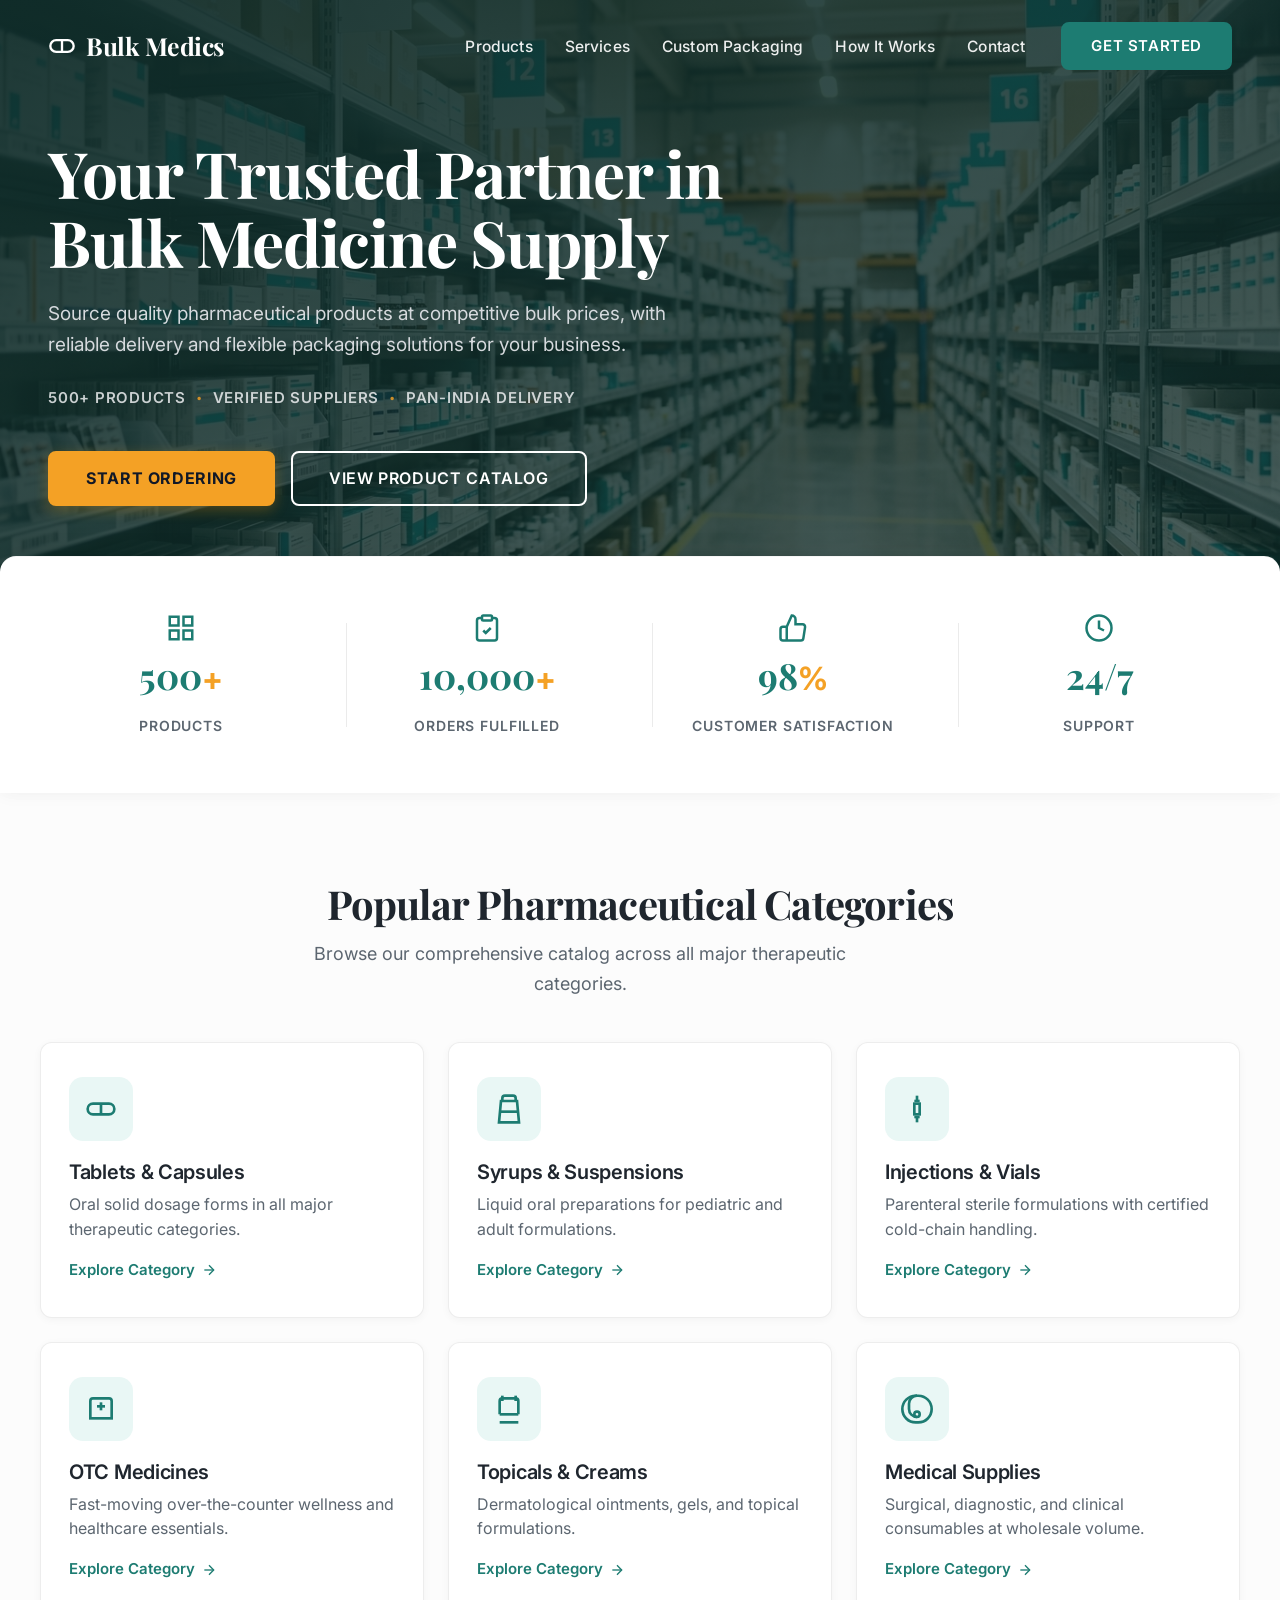
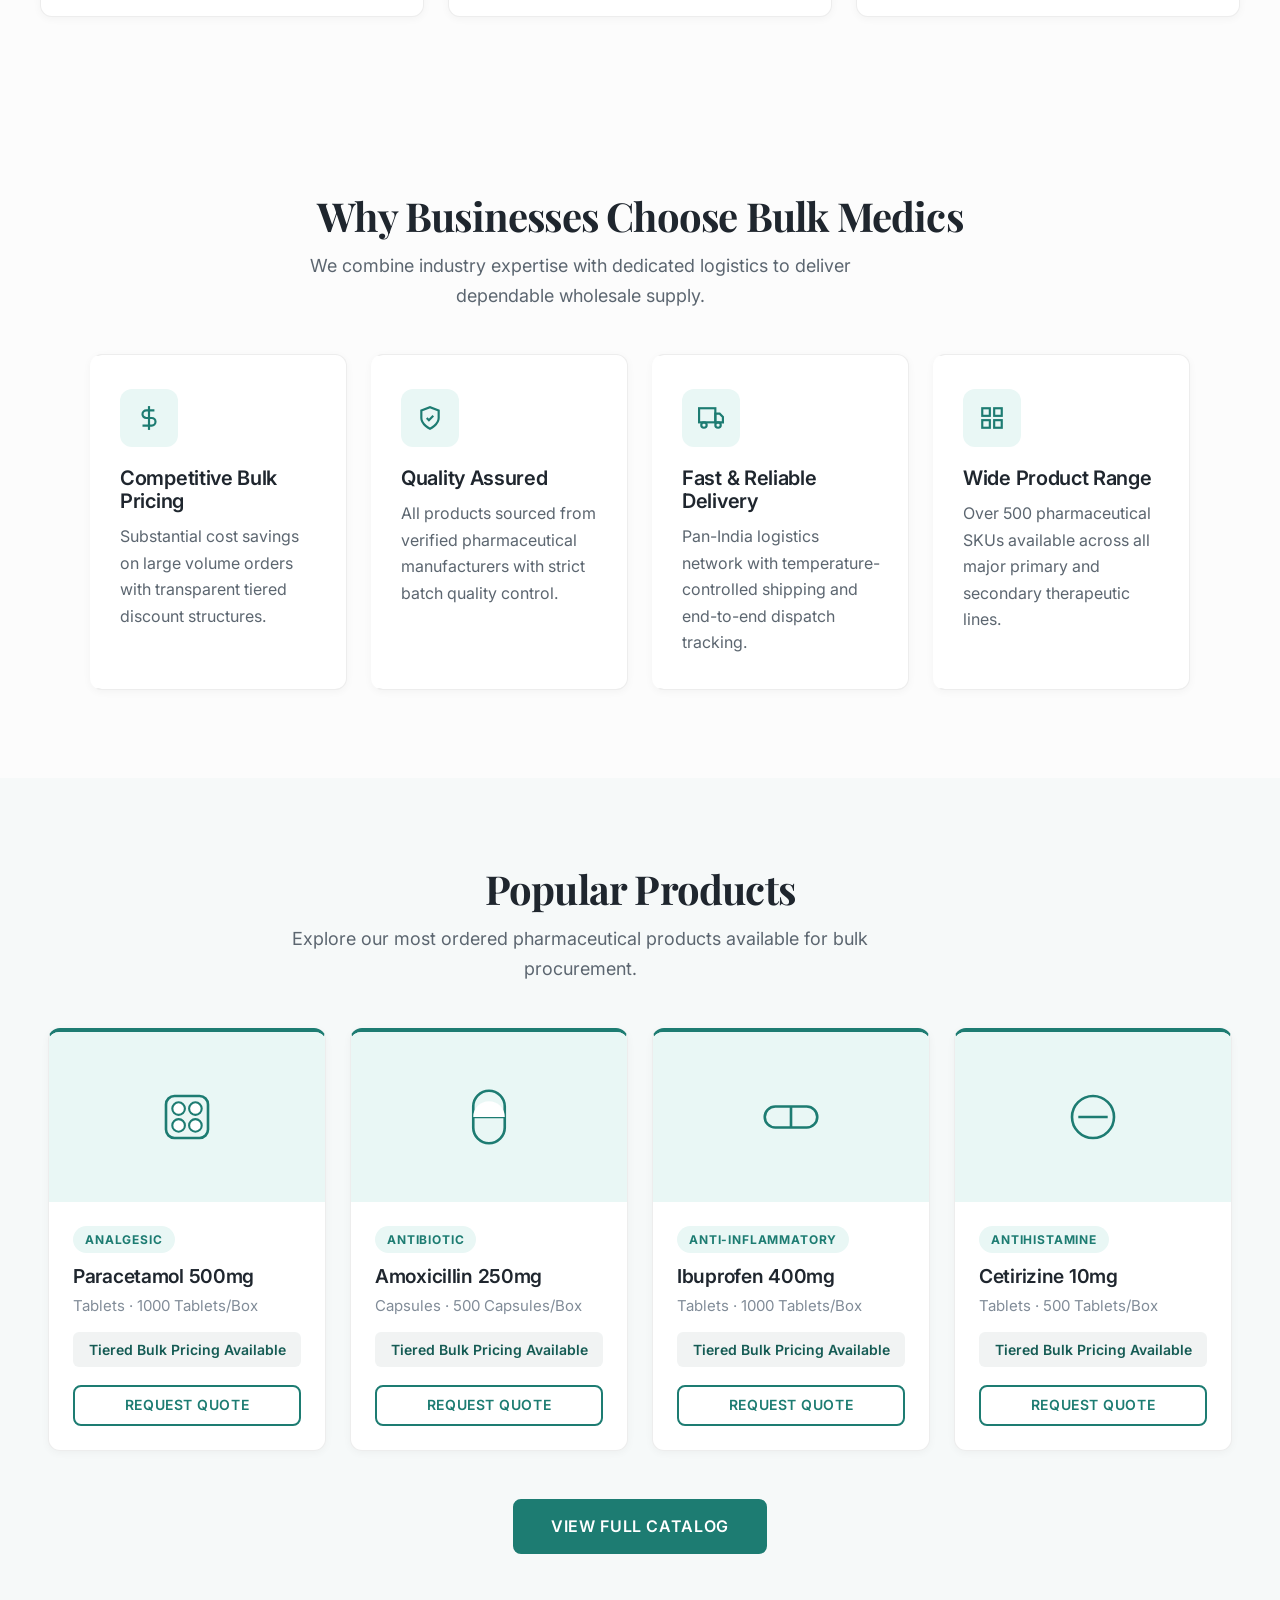
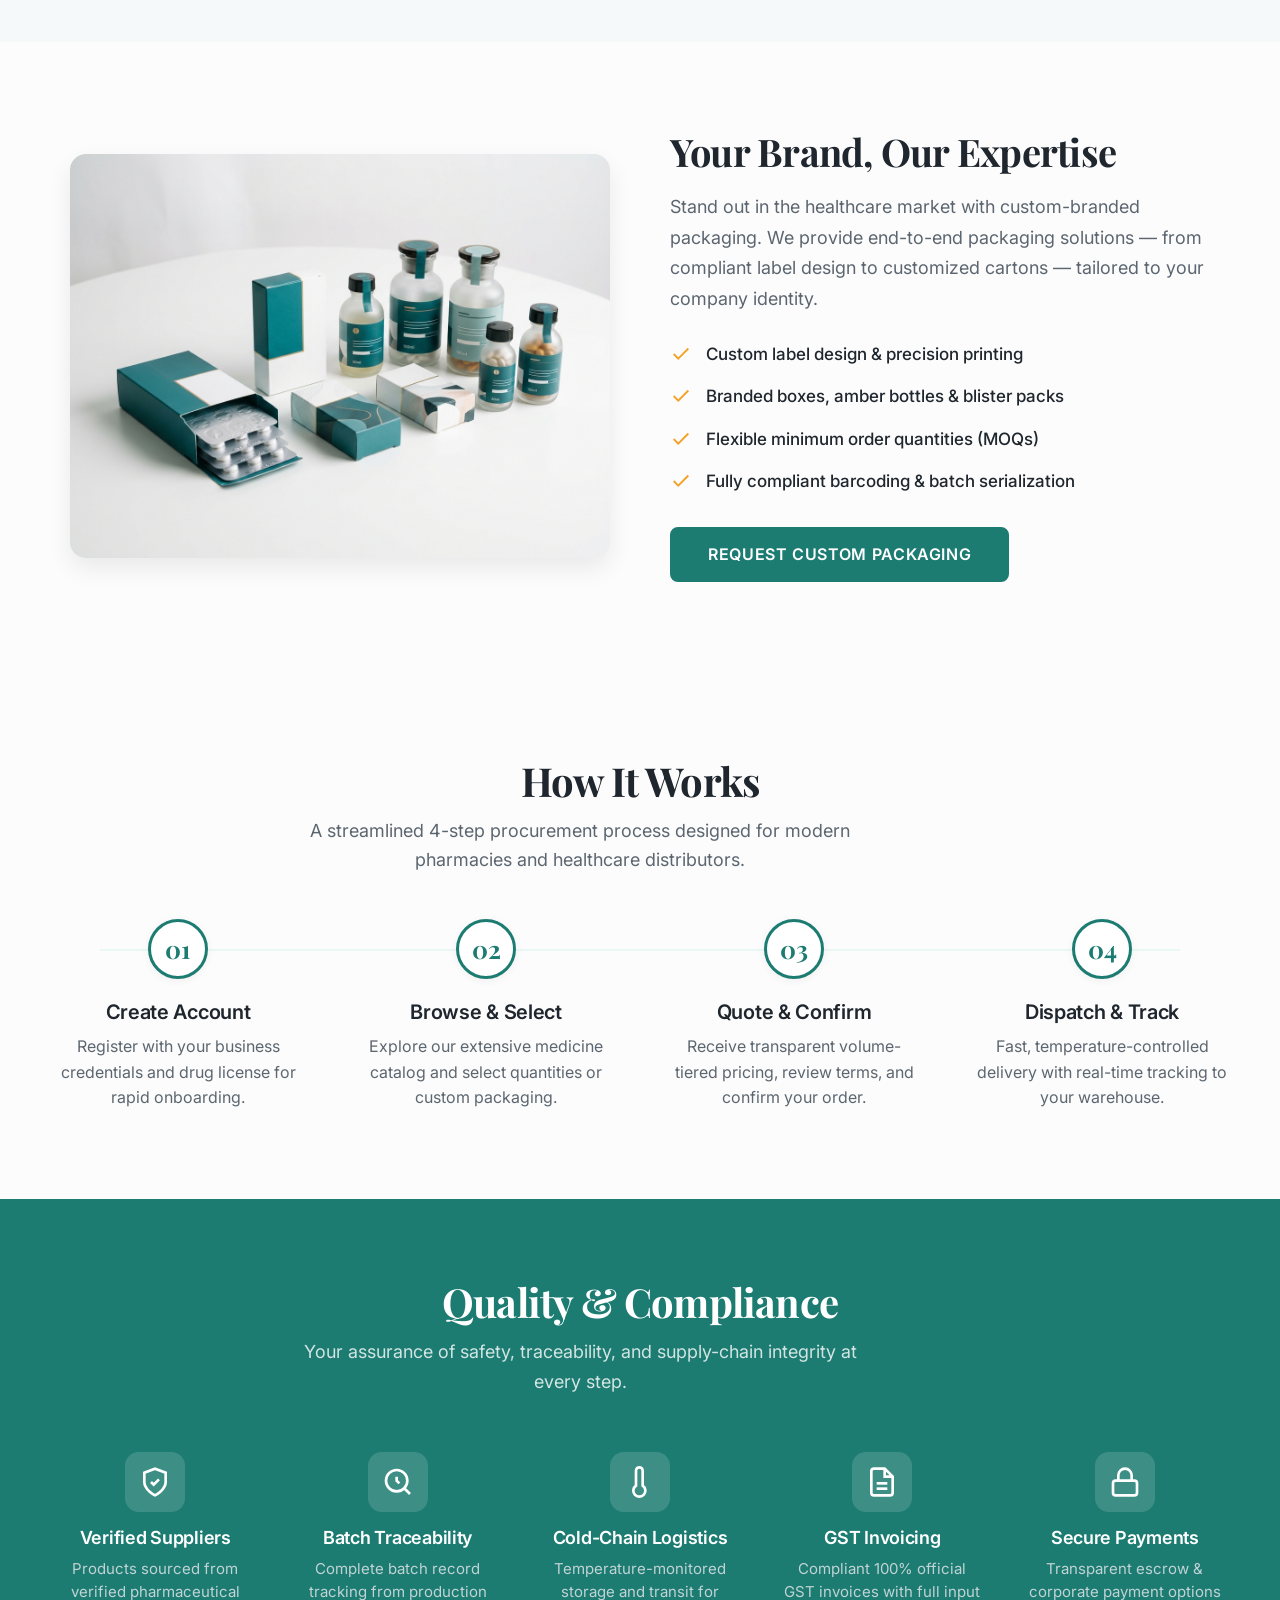
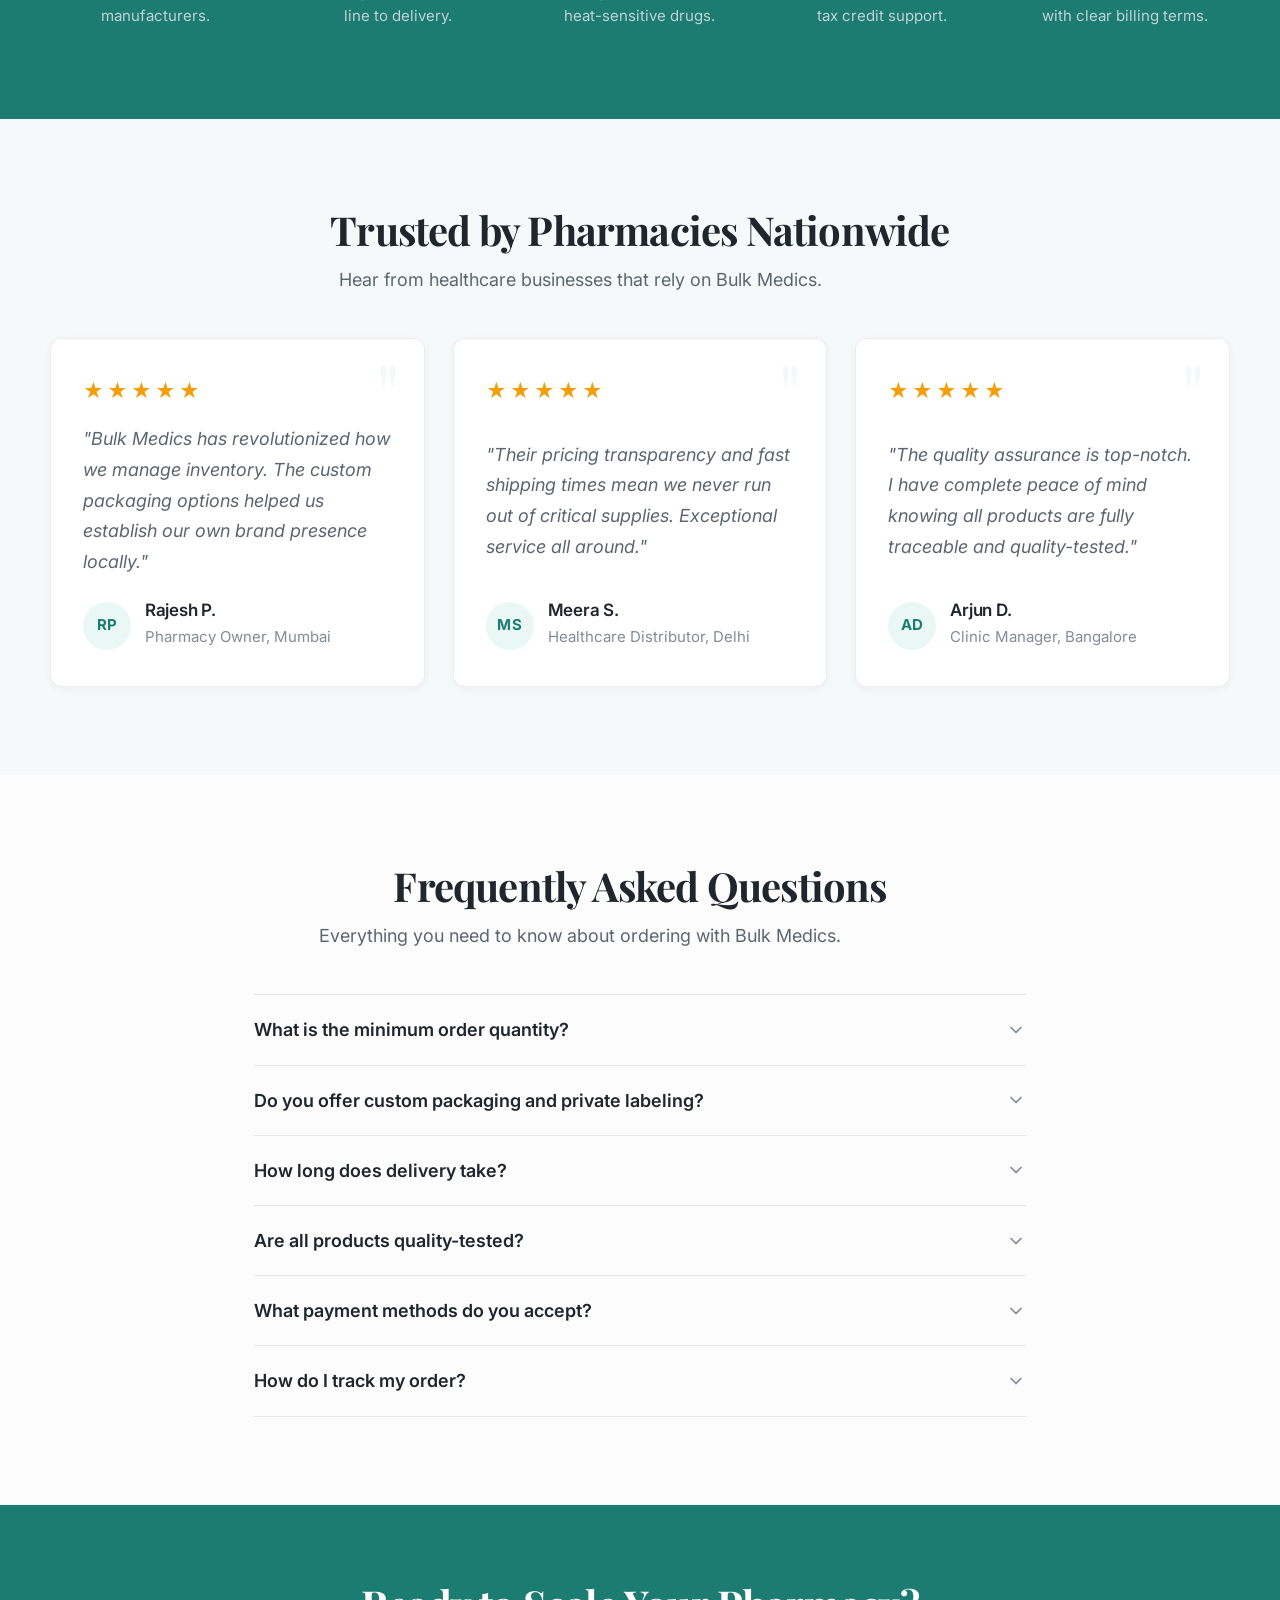
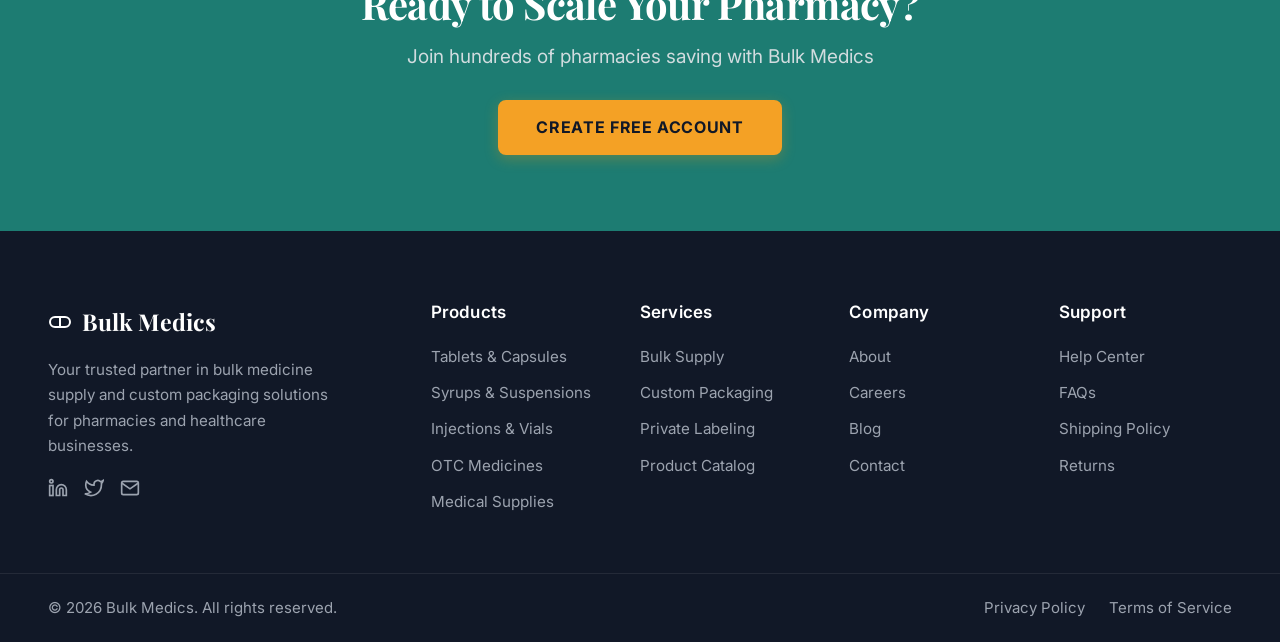
<file: index.html>
<!DOCTYPE html>
<html lang="en">
<head>
    <meta charset="UTF-8">
    <meta name="viewport" content="width=device-width, initial-scale=1.0">
    <meta name="description" content="Bulk Medics - Your trusted partner in premium bulk medicine supply and custom packaging solutions. Quality pharmaceuticals delivered at scale.">
    <title>Bulk Medics | Premium Bulk Medicine Supply</title>
    <link rel="preconnect" href="https://fonts.googleapis.com">
    <link rel="preconnect" href="https://fonts.gstatic.com" crossorigin>
    <link href="https://fonts.googleapis.com/css2?family=Inter:wght@400;500;600&family=Playfair+Display:wght@500;600;700&display=swap" rel="stylesheet">
    <link rel="stylesheet" href="css/variables.css">
    <link rel="stylesheet" href="css/landing.css">
</head>
<body>
    <header id="site-header" class="site-header">
        <div class="container nav-container">
            <a href="index.html" class="logo">
                <svg class="logo-icon" width="28" height="28" viewBox="0 0 24 24" fill="none" stroke="currentColor" stroke-width="2" stroke-linecap="round" stroke-linejoin="round">
                    <rect x="2" y="7" width="20" height="10" rx="5"></rect>
                    <line x1="12" y1="7" x2="12" y2="17"></line>
                </svg>
                Bulk Medics
            </a>
            <button id="mobile-menu-toggle" class="mobile-menu-toggle" aria-label="Toggle Menu" aria-expanded="false">
                <span></span><span></span><span></span>
            </button>
            <div id="nav-backdrop" class="nav-backdrop"></div>
            <nav id="site-nav" class="site-nav">
                <div class="nav-drawer-header">
                    <a href="index.html" class="drawer-logo">
                        <svg class="logo-icon" width="26" height="26" viewBox="0 0 24 24" fill="none" stroke="currentColor" stroke-width="2" stroke-linecap="round" stroke-linejoin="round">
                            <rect x="2" y="7" width="20" height="10" rx="5"></rect>
                            <line x1="12" y1="7" x2="12" y2="17"></line>
                        </svg>
                        Bulk Medics
                    </a>
                    <button id="mobile-menu-close" class="mobile-menu-close" aria-label="Close Menu">
                        <svg width="22" height="22" viewBox="0 0 24 24" fill="none" stroke="currentColor" stroke-width="2" stroke-linecap="round" stroke-linejoin="round">
                            <line x1="18" y1="6" x2="6" y2="18"></line>
                            <line x1="6" y1="6" x2="18" y2="18"></line>
                        </svg>
                    </button>
                </div>
                <ul class="nav-links">
                    <li><a href="#categories" class="nav-link">Products</a></li>
                    <li><a href="#about" class="nav-link">Services</a></li>
                    <li><a href="#custom-packaging" class="nav-link">Custom Packaging</a></li>
                    <li><a href="#how-it-works" class="nav-link">How It Works</a></li>
                    <li><a href="#contact" class="nav-link">Contact</a></li>
                </ul>
                <div class="nav-actions">
                    <a href="auth.html" id="nav-cta-btn" class="btn btn-primary">Get Started</a>
                </div>
            </nav>
        </div>
    </header>

    <main>
        <section id="hero" class="hero">
            <div class="hero-bg"></div>
            <div class="hero-overlay"></div>
            <div class="container hero-container">
                <div class="hero-text reveal">
                    <h1>Your Trusted Partner in Bulk Medicine Supply</h1>
                    <p>Source quality pharmaceutical products at competitive bulk prices, with reliable delivery and flexible packaging solutions for your business.</p>
                    <div class="hero-trust-line">
                        <span>500+ Products</span>
                        <span class="trust-dot">·</span>
                        <span>Verified Suppliers</span>
                        <span class="trust-dot">·</span>
                        <span>Pan-India Delivery</span>
                    </div>
                    <div class="hero-actions">
                        <a href="auth.html" id="hero-start-btn" class="btn btn-accent btn-lg">Start Ordering</a>
                        <a href="#categories" id="hero-learn-btn" class="btn btn-outline btn-lg">View Product Catalog</a>
                    </div>
                </div>
            </div>
        </section>

        <section id="stats-strip" class="stats-strip">
            <div class="container stats-container">
                <div class="stat-item reveal">
                    <div class="stat-icon">
                        <svg width="24" height="24" viewBox="0 0 24 24" fill="none" stroke="currentColor" stroke-width="2">
                            <rect x="3" y="3" width="7" height="7"></rect>
                            <rect x="14" y="3" width="7" height="7"></rect>
                            <rect x="14" y="14" width="7" height="7"></rect>
                            <rect x="3" y="14" width="7" height="7"></rect>
                        </svg>
                    </div>
                    <span class="stat-number" data-target="500">0</span><span class="stat-plus">+</span>
                    <span class="stat-label">Products</span>
                </div>
                <div class="stat-item reveal">
                    <div class="stat-icon">
                        <svg width="24" height="24" viewBox="0 0 24 24" fill="none" stroke="currentColor" stroke-width="2">
                            <path d="M16 4h2a2 2 0 0 1 2 2v14a2 2 0 0 1-2 2H6a2 2 0 0 1-2-2V6a2 2 0 0 1 2-2h2"></path>
                            <rect x="8" y="2" width="8" height="4" rx="1" ry="1"></rect>
                            <polyline points="9 14 11 16 15 12"></polyline>
                        </svg>
                    </div>
                    <span class="stat-number" data-target="10000">0</span><span class="stat-plus">+</span>
                    <span class="stat-label">Orders Fulfilled</span>
                </div>
                <div class="stat-item reveal">
                    <div class="stat-icon">
                        <svg width="24" height="24" viewBox="0 0 24 24" fill="none" stroke="currentColor" stroke-width="2">
                            <path d="M14 9V5a3 3 0 0 0-3-3l-4 9v11h11.28a2 2 0 0 0 2-1.7l1.38-9a2 2 0 0 0-2-2.3zM7 22H4a2 2 0 0 1-2-2v-7a2 2 0 0 1 2-2h3"></path>
                        </svg>
                    </div>
                    <span class="stat-number" data-target="98">0</span><span class="stat-plus">%</span>
                    <span class="stat-label">Customer Satisfaction</span>
                </div>
                <div class="stat-item reveal">
                    <div class="stat-icon">
                        <svg width="24" height="24" viewBox="0 0 24 24" fill="none" stroke="currentColor" stroke-width="2">
                            <circle cx="12" cy="12" r="10"></circle>
                            <polyline points="12 6 12 12 16 14"></polyline>
                        </svg>
                    </div>
                    <span class="stat-number stat-static">24/7</span><span class="stat-plus"></span>
                    <span class="stat-label">Support</span>
                </div>
            </div>
        </section>

        <section id="categories" class="section categories-section">
            <div class="container">
                <div class="section-header reveal">
                    <h2 class="section-title">Popular Pharmaceutical Categories</h2>
                    <p class="section-subtitle">Browse our comprehensive catalog across all major therapeutic categories.</p>
                </div>
                <div class="categories-grid">
                    <a href="auth.html" class="category-card reveal">
                        <div class="category-icon">
                            <svg width="32" height="32" viewBox="0 0 24 24" fill="none" stroke="currentColor" stroke-width="2">
                                <rect x="2" y="8" width="20" height="8" rx="4"></rect>
                                <line x1="12" y1="8" x2="12" y2="16"></line>
                            </svg>
                        </div>
                        <h3>Tablets & Capsules</h3>
                        <p>Oral solid dosage forms in all major therapeutic categories.</p>
                        <span class="category-link">Explore Category <svg width="16" height="16" viewBox="0 0 24 24" fill="none" stroke="currentColor" stroke-width="2"><line x1="5" y1="12" x2="19" y2="12"></line><polyline points="12 5 19 12 12 19"></polyline></svg></span>
                    </a>
                    <a href="auth.html" class="category-card reveal">
                        <div class="category-icon">
                            <svg width="32" height="32" viewBox="0 0 24 24" fill="none" stroke="currentColor" stroke-width="2">
                                <path d="M7 6v-2a2 2 0 0 1 2-2h6a2 2 0 0 1 2 2v2"></path>
                                <path d="M6 6h12l1.5 16h-15z"></path>
                                <path d="M6 14h12"></path>
                            </svg>
                        </div>
                        <h3>Syrups & Suspensions</h3>
                        <p>Liquid oral preparations for pediatric and adult formulations.</p>
                        <span class="category-link">Explore Category <svg width="16" height="16" viewBox="0 0 24 24" fill="none" stroke="currentColor" stroke-width="2"><line x1="5" y1="12" x2="19" y2="12"></line><polyline points="12 5 19 12 12 19"></polyline></svg></span>
                    </a>
                    <a href="auth.html" class="category-card reveal">
                        <div class="category-icon">
                            <svg width="32" height="32" viewBox="0 0 24 24" fill="none" stroke="currentColor" stroke-width="2">
                                <path d="M12 2v4"></path>
                                <path d="M12 22v-4"></path>
                                <path d="M10 18h4"></path>
                                <path d="M10 6h4"></path>
                                <rect x="10" y="8" width="4" height="8"></rect>
                                <path d="M12 12h.01"></path>
                            </svg>
                        </div>
                        <h3>Injections & Vials</h3>
                        <p>Parenteral sterile formulations with certified cold-chain handling.</p>
                        <span class="category-link">Explore Category <svg width="16" height="16" viewBox="0 0 24 24" fill="none" stroke="currentColor" stroke-width="2"><line x1="5" y1="12" x2="19" y2="12"></line><polyline points="12 5 19 12 12 19"></polyline></svg></span>
                    </a>
                    <a href="auth.html" class="category-card reveal">
                        <div class="category-icon">
                            <svg width="32" height="32" viewBox="0 0 24 24" fill="none" stroke="currentColor" stroke-width="2">
                                <path d="M4 19V6a2 2 0 0 1 2-2h12a2 2 0 0 1 2 2v13"></path>
                                <path d="M9 10h6"></path>
                                <path d="M12 7v6"></path>
                                <path d="M3 19h18"></path>
                            </svg>
                        </div>
                        <h3>OTC Medicines</h3>
                        <p>Fast-moving over-the-counter wellness and healthcare essentials.</p>
                        <span class="category-link">Explore Category <svg width="16" height="16" viewBox="0 0 24 24" fill="none" stroke="currentColor" stroke-width="2"><line x1="5" y1="12" x2="19" y2="12"></line><polyline points="12 5 19 12 12 19"></polyline></svg></span>
                    </a>
                    <a href="auth.html" class="category-card reveal">
                        <div class="category-icon">
                            <svg width="32" height="32" viewBox="0 0 24 24" fill="none" stroke="currentColor" stroke-width="2">
                                <path d="M5 22h14"></path>
                                <path d="M5 16h14"></path>
                                <path d="M7 2v4"></path>
                                <path d="M17 2v4"></path>
                                <path d="M19 16V6a2 2 0 0 0-2-2H7a2 2 0 0 0-2 2v10"></path>
                            </svg>
                        </div>
                        <h3>Topicals & Creams</h3>
                        <p>Dermatological ointments, gels, and topical formulations.</p>
                        <span class="category-link">Explore Category <svg width="16" height="16" viewBox="0 0 24 24" fill="none" stroke="currentColor" stroke-width="2"><line x1="5" y1="12" x2="19" y2="12"></line><polyline points="12 5 19 12 12 19"></polyline></svg></span>
                    </a>
                    <a href="auth.html" class="category-card reveal">
                        <div class="category-icon">
                            <svg width="32" height="32" viewBox="0 0 24 24" fill="none" stroke="currentColor" stroke-width="2">
                                <path d="M11 2.05h2a10 10 0 0 1 0 20h-2a10 10 0 0 1 0-20z"></path>
                                <path d="M12 18a2 2 0 1 0 0-4 2 2 0 0 0 0 4z"></path>
                                <path d="M12 2a6 6 0 0 0-6 6v4a6 6 0 0 0 6 6"></path>
                            </svg>
                        </div>
                        <h3>Medical Supplies</h3>
                        <p>Surgical, diagnostic, and clinical consumables at wholesale volume.</p>
                        <span class="category-link">Explore Category <svg width="16" height="16" viewBox="0 0 24 24" fill="none" stroke="currentColor" stroke-width="2"><line x1="5" y1="12" x2="19" y2="12"></line><polyline points="12 5 19 12 12 19"></polyline></svg></span>
                    </a>
                </div>
            </div>
        </section>

        <section id="about" class="section about-section">
            <div class="container">
                <div class="section-header reveal">
                    <h2 class="section-title">Why Businesses Choose Bulk Medics</h2>
                    <p class="section-subtitle">We combine industry expertise with dedicated logistics to deliver dependable wholesale supply.</p>
                </div>
                <div class="features-grid">
                    <div class="feature-card reveal">
                        <div class="feature-icon">
                            <svg width="26" height="26" viewBox="0 0 24 24" fill="none" stroke="currentColor" stroke-width="2">
                                <line x1="12" y1="1" x2="12" y2="23"></line>
                                <path d="M17 5H9.5a3.5 3.5 0 0 0 0 7h5a3.5 3.5 0 0 1 0 7H6"></path>
                            </svg>
                        </div>
                        <h3>Competitive Bulk Pricing</h3>
                        <p>Substantial cost savings on large volume orders with transparent tiered discount structures.</p>
                    </div>
                    <div class="feature-card reveal">
                        <div class="feature-icon">
                            <svg width="26" height="26" viewBox="0 0 24 24" fill="none" stroke="currentColor" stroke-width="2">
                                <path d="M12 22s8-4 8-10V5l-8-3-8 3v7c0 6 8 10 8 10z"></path>
                                <polyline points="9 12 11 14 15 10"></polyline>
                            </svg>
                        </div>
                        <h3>Quality Assured</h3>
                        <p>All products sourced from verified pharmaceutical manufacturers with strict batch quality control.</p>
                    </div>
                    <div class="feature-card reveal">
                        <div class="feature-icon">
                            <svg width="26" height="26" viewBox="0 0 24 24" fill="none" stroke="currentColor" stroke-width="2">
                                <rect x="1" y="3" width="15" height="13"></rect>
                                <polygon points="16 8 20 8 23 11 23 16 16 16 16 8"></polygon>
                                <circle cx="5.5" cy="18.5" r="2.5"></circle>
                                <circle cx="18.5" cy="18.5" r="2.5"></circle>
                            </svg>
                        </div>
                        <h3>Fast & Reliable Delivery</h3>
                        <p>Pan-India logistics network with temperature-controlled shipping and end-to-end dispatch tracking.</p>
                    </div>
                    <div class="feature-card reveal">
                        <div class="feature-icon">
                            <svg width="26" height="26" viewBox="0 0 24 24" fill="none" stroke="currentColor" stroke-width="2">
                                <rect x="3" y="3" width="7" height="7"></rect>
                                <rect x="14" y="3" width="7" height="7"></rect>
                                <rect x="14" y="14" width="7" height="7"></rect>
                                <rect x="3" y="14" width="7" height="7"></rect>
                            </svg>
                        </div>
                        <h3>Wide Product Range</h3>
                        <p>Over 500 pharmaceutical SKUs available across all major primary and secondary therapeutic lines.</p>
                    </div>
                </div>
            </div>
        </section>

        <section id="products" class="section products-section bg-light">
            <div class="container">
                <div class="section-header reveal">
                    <h2 class="section-title">Popular Products</h2>
                    <p class="section-subtitle">Explore our most ordered pharmaceutical products available for bulk procurement.</p>
                </div>
                <div class="products-grid">
                    <div class="product-card reveal">
                        <div class="product-image">
                            <svg width="84" height="84" viewBox="0 0 80 80" fill="none">
                                <rect x="20" y="20" width="40" height="40" rx="8" fill="hsl(174, 45%, 94%)" stroke="hsl(174, 62%, 30%)" stroke-width="2.5"></rect>
                                <circle cx="32" cy="32" r="6" fill="white" stroke="hsl(174, 62%, 30%)" stroke-width="2"></circle>
                                <circle cx="48" cy="32" r="6" fill="white" stroke="hsl(174, 62%, 30%)" stroke-width="2"></circle>
                                <circle cx="32" cy="48" r="6" fill="white" stroke="hsl(174, 62%, 30%)" stroke-width="2"></circle>
                                <circle cx="48" cy="48" r="6" fill="white" stroke="hsl(174, 62%, 30%)" stroke-width="2"></circle>
                            </svg>
                        </div>
                        <div class="product-info">
                            <span class="product-category">Analgesic</span>
                            <h3 class="product-name">Paracetamol 500mg</h3>
                            <p class="product-form">Tablets · 1000 Tablets/Box</p>
                            <div class="product-pricing-tier">Tiered Bulk Pricing Available</div>
                            <a href="auth.html" class="btn btn-outline btn-sm">Request Quote</a>
                        </div>
                    </div>
                    <div class="product-card reveal">
                        <div class="product-image">
                            <svg width="84" height="84" viewBox="0 0 80 80" fill="none">
                                <rect x="25" y="15" width="30" height="50" rx="15" fill="hsl(174, 45%, 94%)" stroke="hsl(174, 62%, 30%)" stroke-width="2.5"></rect>
                                <line x1="25" y1="40" x2="55" y2="40" stroke="hsl(174, 62%, 30%)" stroke-width="2.5"></line>
                                <path d="M25 40a15 15 0 0 1 30 0" fill="white"></path>
                            </svg>
                        </div>
                        <div class="product-info">
                            <span class="product-category">Antibiotic</span>
                            <h3 class="product-name">Amoxicillin 250mg</h3>
                            <p class="product-form">Capsules · 500 Capsules/Box</p>
                            <div class="product-pricing-tier">Tiered Bulk Pricing Available</div>
                            <a href="auth.html" class="btn btn-outline btn-sm">Request Quote</a>
                        </div>
                    </div>
                    <div class="product-card reveal">
                        <div class="product-image">
                            <svg width="84" height="84" viewBox="0 0 80 80" fill="none">
                                <rect x="15" y="30" width="50" height="20" rx="10" fill="hsl(174, 45%, 94%)" stroke="hsl(174, 62%, 30%)" stroke-width="2.5"></rect>
                                <line x1="40" y1="30" x2="40" y2="50" stroke="hsl(174, 62%, 30%)" stroke-width="2.5"></line>
                            </svg>
                        </div>
                        <div class="product-info">
                            <span class="product-category">Anti-inflammatory</span>
                            <h3 class="product-name">Ibuprofen 400mg</h3>
                            <p class="product-form">Tablets · 1000 Tablets/Box</p>
                            <div class="product-pricing-tier">Tiered Bulk Pricing Available</div>
                            <a href="auth.html" class="btn btn-outline btn-sm">Request Quote</a>
                        </div>
                    </div>
                    <div class="product-card reveal">
                        <div class="product-image">
                            <svg width="84" height="84" viewBox="0 0 80 80" fill="none">
                                <circle cx="40" cy="40" r="20" fill="hsl(174, 45%, 94%)" stroke="hsl(174, 62%, 30%)" stroke-width="2.5"></circle>
                                <line x1="26" y1="40" x2="54" y2="40" stroke="hsl(174, 62%, 30%)" stroke-width="2.5"></line>
                            </svg>
                        </div>
                        <div class="product-info">
                            <span class="product-category">Antihistamine</span>
                            <h3 class="product-name">Cetirizine 10mg</h3>
                            <p class="product-form">Tablets · 500 Tablets/Box</p>
                            <div class="product-pricing-tier">Tiered Bulk Pricing Available</div>
                            <a href="auth.html" class="btn btn-outline btn-sm">Request Quote</a>
                        </div>
                    </div>
                </div>
                <div class="products-cta reveal">
                    <a href="auth.html" class="btn btn-primary btn-lg">View Full Catalog</a>
                </div>
            </div>
        </section>

        <section id="custom-packaging" class="section packaging-section">
            <div class="container packaging-container">
                <div class="packaging-image reveal">
                    <img src="images/packaging.jpg" alt="Custom Pharmaceutical Packaging" loading="lazy">
                </div>
                <div class="packaging-content reveal">
                    <h2 class="section-title">Your Brand, Our Expertise</h2>
                    <p>Stand out in the healthcare market with custom-branded packaging. We provide end-to-end packaging solutions — from compliant label design to customized cartons — tailored to your company identity.</p>
                    <ul class="packaging-features">
                        <li>
                            <svg width="22" height="22" viewBox="0 0 24 24" fill="none" stroke="currentColor" stroke-width="2"><polyline points="20 6 9 17 4 12"></polyline></svg>
                            Custom label design & precision printing
                        </li>
                        <li>
                            <svg width="22" height="22" viewBox="0 0 24 24" fill="none" stroke="currentColor" stroke-width="2"><polyline points="20 6 9 17 4 12"></polyline></svg>
                            Branded boxes, amber bottles & blister packs
                        </li>
                        <li>
                            <svg width="22" height="22" viewBox="0 0 24 24" fill="none" stroke="currentColor" stroke-width="2"><polyline points="20 6 9 17 4 12"></polyline></svg>
                            Flexible minimum order quantities (MOQs)
                        </li>
                        <li>
                            <svg width="22" height="22" viewBox="0 0 24 24" fill="none" stroke="currentColor" stroke-width="2"><polyline points="20 6 9 17 4 12"></polyline></svg>
                            Fully compliant barcoding & batch serialization
                        </li>
                    </ul>
                    <a href="auth.html" id="packaging-cta-btn" class="btn btn-primary btn-lg">Request Custom Packaging</a>
                </div>
            </div>
        </section>

        <section id="how-it-works" class="section steps-section">
            <div class="container">
                <div class="section-header reveal">
                    <h2 class="section-title">How It Works</h2>
                    <p class="section-subtitle">A streamlined 4-step procurement process designed for modern pharmacies and healthcare distributors.</p>
                </div>
                <div class="steps-grid">
                    <div class="step-card reveal">
                        <div class="step-number">01</div>
                        <h3>Create Account</h3>
                        <p>Register with your business credentials and drug license for rapid onboarding.</p>
                    </div>
                    <div class="step-card reveal">
                        <div class="step-number">02</div>
                        <h3>Browse & Select</h3>
                        <p>Explore our extensive medicine catalog and select quantities or custom packaging.</p>
                    </div>
                    <div class="step-card reveal">
                        <div class="step-number">03</div>
                        <h3>Quote & Confirm</h3>
                        <p>Receive transparent volume-tiered pricing, review terms, and confirm your order.</p>
                    </div>
                    <div class="step-card reveal">
                        <div class="step-number">04</div>
                        <h3>Dispatch & Track</h3>
                        <p>Fast, temperature-controlled delivery with real-time tracking to your warehouse.</p>
                    </div>
                </div>
            </div>
        </section>

        <section id="quality" class="section quality-section">
            <div class="container">
                <div class="section-header reveal">
                    <h2 class="section-title">Quality & Compliance</h2>
                    <p class="section-subtitle">Your assurance of safety, traceability, and supply-chain integrity at every step.</p>
                </div>
                <div class="quality-grid">
                    <div class="quality-item reveal">
                        <div class="quality-icon">
                            <svg width="32" height="32" viewBox="0 0 24 24" fill="none" stroke="currentColor" stroke-width="2">
                                <path d="M12 22s8-4 8-10V5l-8-3-8 3v7c0 6 8 10 8 10z"></path>
                                <polyline points="9 12 11 14 15 10"></polyline>
                            </svg>
                        </div>
                        <h4>Verified Suppliers</h4>
                        <p>Products sourced from verified pharmaceutical manufacturers.</p>
                    </div>
                    <div class="quality-item reveal">
                        <div class="quality-icon">
                            <svg width="32" height="32" viewBox="0 0 24 24" fill="none" stroke="currentColor" stroke-width="2">
                                <circle cx="11" cy="11" r="8"></circle>
                                <line x1="21" y1="21" x2="16.65" y2="16.65"></line>
                                <path d="M11 8v3l2 2"></path>
                            </svg>
                        </div>
                        <h4>Batch Traceability</h4>
                        <p>Complete batch record tracking from production line to delivery.</p>
                    </div>
                    <div class="quality-item reveal">
                        <div class="quality-icon">
                            <svg width="32" height="32" viewBox="0 0 24 24" fill="none" stroke="currentColor" stroke-width="2">
                                <path d="M14 14.76V3.5a2.5 2.5 0 0 0-5 0v11.26a4.5 4.5 0 1 0 5 0z"></path>
                            </svg>
                        </div>
                        <h4>Cold-Chain Logistics</h4>
                        <p>Temperature-monitored storage and transit for heat-sensitive drugs.</p>
                    </div>
                    <div class="quality-item reveal">
                        <div class="quality-icon">
                            <svg width="32" height="32" viewBox="0 0 24 24" fill="none" stroke="currentColor" stroke-width="2">
                                <path d="M14 2H6a2 2 0 0 0-2 2v16a2 2 0 0 0 2 2h12a2 2 0 0 0 2-2V8z"></path>
                                <polyline points="14 2 14 8 20 8"></polyline>
                                <line x1="16" y1="13" x2="8" y2="13"></line>
                                <line x1="16" y1="17" x2="8" y2="17"></line>
                            </svg>
                        </div>
                        <h4>GST Invoicing</h4>
                        <p>Compliant 100% official GST invoices with full input tax credit support.</p>
                    </div>
                    <div class="quality-item reveal">
                        <div class="quality-icon">
                            <svg width="32" height="32" viewBox="0 0 24 24" fill="none" stroke="currentColor" stroke-width="2">
                                <rect x="3" y="11" width="18" height="11" rx="2" ry="2"></rect>
                                <path d="M7 11V7a5 5 0 0 1 10 0v4"></path>
                            </svg>
                        </div>
                        <h4>Secure Payments</h4>
                        <p>Transparent escrow & corporate payment options with clear billing terms.</p>
                    </div>
                </div>
            </div>
        </section>

        <section id="testimonials" class="section testimonials-section bg-light">
            <div class="container">
                <div class="section-header reveal">
                    <h2 class="section-title">Trusted by Pharmacies Nationwide</h2>
                    <p class="section-subtitle">Hear from healthcare businesses that rely on Bulk Medics.</p>
                </div>
                <div class="testimonials-grid">
                    <div class="testimonial-card reveal">
                        <div class="stars">★★★★★</div>
                        <p class="quote">"Bulk Medics has revolutionized how we manage inventory. The custom packaging options helped us establish our own brand presence locally."</p>
                        <div class="author">
                            <div class="author-avatar">RP</div>
                            <div class="author-info">
                                <h4>Rajesh P.</h4>
                                <span>Pharmacy Owner, Mumbai</span>
                            </div>
                        </div>
                    </div>
                    <div class="testimonial-card reveal">
                        <div class="stars">★★★★★</div>
                        <p class="quote">"Their pricing transparency and fast shipping times mean we never run out of critical supplies. Exceptional service all around."</p>
                        <div class="author">
                            <div class="author-avatar">MS</div>
                            <div class="author-info">
                                <h4>Meera S.</h4>
                                <span>Healthcare Distributor, Delhi</span>
                            </div>
                        </div>
                    </div>
                    <div class="testimonial-card reveal">
                        <div class="stars">★★★★★</div>
                        <p class="quote">"The quality assurance is top-notch. I have complete peace of mind knowing all products are fully traceable and quality-tested."</p>
                        <div class="author">
                            <div class="author-avatar">AD</div>
                            <div class="author-info">
                                <h4>Arjun D.</h4>
                                <span>Clinic Manager, Bangalore</span>
                            </div>
                        </div>
                    </div>
                </div>
            </div>
        </section>

        <section id="faq" class="section faq-section">
            <div class="container">
                <div class="section-header reveal">
                    <h2 class="section-title">Frequently Asked Questions</h2>
                    <p class="section-subtitle">Everything you need to know about ordering with Bulk Medics.</p>
                </div>
                <div class="faq-list reveal">
                    <div class="faq-item">
                        <button class="faq-question" aria-expanded="false">
                            <span>What is the minimum order quantity?</span>
                            <svg class="faq-chevron" width="20" height="20" viewBox="0 0 24 24" fill="none" stroke="currentColor" stroke-width="2" stroke-linecap="round" stroke-linejoin="round">
                                <polyline points="6 9 12 15 18 9"></polyline>
                            </svg>
                        </button>
                        <div class="faq-answer">
                            <p>Minimum order quantities vary by product category. Most tablet and capsule products start at 500 units, while specialized formulations may have higher minimums. Contact our team for specific MOQ details.</p>
                        </div>
                    </div>
                    <div class="faq-item">
                        <button class="faq-question" aria-expanded="false">
                            <span>Do you offer custom packaging and private labeling?</span>
                            <svg class="faq-chevron" width="20" height="20" viewBox="0 0 24 24" fill="none" stroke="currentColor" stroke-width="2" stroke-linecap="round" stroke-linejoin="round">
                                <polyline points="6 9 12 15 18 9"></polyline>
                            </svg>
                        </button>
                        <div class="faq-answer">
                            <p>Yes, we offer complete custom packaging solutions including label design, branded boxes, blister packs, and bottles. Our team works with you to create packaging that meets regulatory standards and reflects your brand identity.</p>
                        </div>
                    </div>
                    <div class="faq-item">
                        <button class="faq-question" aria-expanded="false">
                            <span>How long does delivery take?</span>
                            <svg class="faq-chevron" width="20" height="20" viewBox="0 0 24 24" fill="none" stroke="currentColor" stroke-width="2" stroke-linecap="round" stroke-linejoin="round">
                                <polyline points="6 9 12 15 18 9"></polyline>
                            </svg>
                        </button>
                        <div class="faq-answer">
                            <p>Standard delivery takes 3-7 business days depending on your location and order size. We also offer express shipping options for urgent requirements. All shipments include real-time tracking.</p>
                        </div>
                    </div>
                    <div class="faq-item">
                        <button class="faq-question" aria-expanded="false">
                            <span>Are all products quality-tested?</span>
                            <svg class="faq-chevron" width="20" height="20" viewBox="0 0 24 24" fill="none" stroke="currentColor" stroke-width="2" stroke-linecap="round" stroke-linejoin="round">
                                <polyline points="6 9 12 15 18 9"></polyline>
                            </svg>
                        </button>
                        <div class="faq-answer">
                            <p>Every batch undergoes independent quality testing before dispatch. We source exclusively from WHO-GMP certified manufacturers and maintain complete batch traceability from production to delivery.</p>
                        </div>
                    </div>
                    <div class="faq-item">
                        <button class="faq-question" aria-expanded="false">
                            <span>What payment methods do you accept?</span>
                            <svg class="faq-chevron" width="20" height="20" viewBox="0 0 24 24" fill="none" stroke="currentColor" stroke-width="2" stroke-linecap="round" stroke-linejoin="round">
                                <polyline points="6 9 12 15 18 9"></polyline>
                            </svg>
                        </button>
                        <div class="faq-answer">
                            <p>We accept bank transfers, corporate credit accounts, and major payment gateways. For large orders, we also offer flexible payment terms. Contact our sales team for details.</p>
                        </div>
                    </div>
                    <div class="faq-item">
                        <button class="faq-question" aria-expanded="false">
                            <span>How do I track my order?</span>
                            <svg class="faq-chevron" width="20" height="20" viewBox="0 0 24 24" fill="none" stroke="currentColor" stroke-width="2" stroke-linecap="round" stroke-linejoin="round">
                                <polyline points="6 9 12 15 18 9"></polyline>
                            </svg>
                        </button>
                        <div class="faq-answer">
                            <p>Once your order is dispatched, you'll receive a tracking link via email and SMS. You can also track all your orders in real-time through your Bulk Medics dashboard.</p>
                        </div>
                    </div>
                </div>
            </div>
        </section>

        <section id="cta" class="cta-banner reveal">
            <div class="container cta-container">
                <h2>Ready to Scale Your Pharmacy?</h2>
                <p>Join hundreds of pharmacies saving with Bulk Medics</p>
                <a href="auth.html" id="bottom-cta-btn" class="btn btn-accent btn-lg">Create Free Account</a>
            </div>
        </section>
    </main>

    <footer id="contact" class="site-footer">
        <div class="container footer-container">
            <div class="footer-col footer-brand">
                <div class="footer-logo">
                    <svg class="logo-icon" width="24" height="24" viewBox="0 0 24 24" fill="none" stroke="currentColor" stroke-width="2" stroke-linecap="round" stroke-linejoin="round">
                        <rect x="2" y="7" width="20" height="10" rx="5"></rect>
                        <line x1="12" y1="7" x2="12" y2="17"></line>
                    </svg>
                    Bulk Medics
                </div>
                <p class="footer-desc">Your trusted partner in bulk medicine supply and custom packaging solutions for pharmacies and healthcare businesses.</p>
                <div class="footer-social">
                    <a href="#" aria-label="LinkedIn"><svg width="20" height="20" viewBox="0 0 24 24" fill="none" stroke="currentColor" stroke-width="2"><path d="M16 8a6 6 0 0 1 6 6v7h-4v-7a2 2 0 0 0-2-2 2 2 0 0 0-2 2v7h-4v-7a6 6 0 0 1 6-6z"></path><rect x="2" y="9" width="4" height="12"></rect><circle cx="4" cy="4" r="2"></circle></svg></a>
                    <a href="#" aria-label="Twitter"><svg width="20" height="20" viewBox="0 0 24 24" fill="none" stroke="currentColor" stroke-width="2"><path d="M23 3a10.9 10.9 0 0 1-3.14 1.53 4.48 4.48 0 0 0-7.86 3v1A10.66 10.66 0 0 1 3 4s-4 9 5 13a11.64 11.64 0 0 1-7 2c9 5 20 0 20-11.5a4.5 4.5 0 0 0-.08-.83A7.72 7.72 0 0 0 23 3z"></path></svg></a>
                    <a href="mailto:info@bulkmedics.com" aria-label="Email"><svg width="20" height="20" viewBox="0 0 24 24" fill="none" stroke="currentColor" stroke-width="2"><path d="M4 4h16c1.1 0 2 .9 2 2v12c0 1.1-.9 2-2 2H4c-1.1 0-2-.9-2-2V6c0-1.1.9-2 2-2z"></path><polyline points="22,6 12,13 2,6"></polyline></svg></a>
                </div>
            </div>
            <div class="footer-col">
                <h4>Products</h4>
                <ul>
                    <li><a href="#">Tablets & Capsules</a></li>
                    <li><a href="#">Syrups & Suspensions</a></li>
                    <li><a href="#">Injections & Vials</a></li>
                    <li><a href="#">OTC Medicines</a></li>
                    <li><a href="#">Medical Supplies</a></li>
                </ul>
            </div>
            <div class="footer-col">
                <h4>Services</h4>
                <ul>
                    <li><a href="#">Bulk Supply</a></li>
                    <li><a href="#">Custom Packaging</a></li>
                    <li><a href="#">Private Labeling</a></li>
                    <li><a href="#">Product Catalog</a></li>
                </ul>
            </div>
            <div class="footer-col">
                <h4>Company</h4>
                <ul>
                    <li><a href="#">About</a></li>
                    <li><a href="#">Careers</a></li>
                    <li><a href="#">Blog</a></li>
                    <li><a href="#">Contact</a></li>
                </ul>
            </div>
            <div class="footer-col">
                <h4>Support</h4>
                <ul>
                    <li><a href="#">Help Center</a></li>
                    <li><a href="#">FAQs</a></li>
                    <li><a href="#">Shipping Policy</a></li>
                    <li><a href="#">Returns</a></li>
                </ul>
            </div>
        </div>
        <div class="footer-bottom">
            <div class="container bottom-container">
                <p>&copy; 2026 Bulk Medics. All rights reserved.</p>
                <div class="legal-links">
                    <a href="#">Privacy Policy</a>
                    <a href="#">Terms of Service</a>
                </div>
            </div>
        </div>
    </footer>

    <script src="js/store.js"></script>
    <script src="js/landing.js"></script>
</body>
</html>
</file>
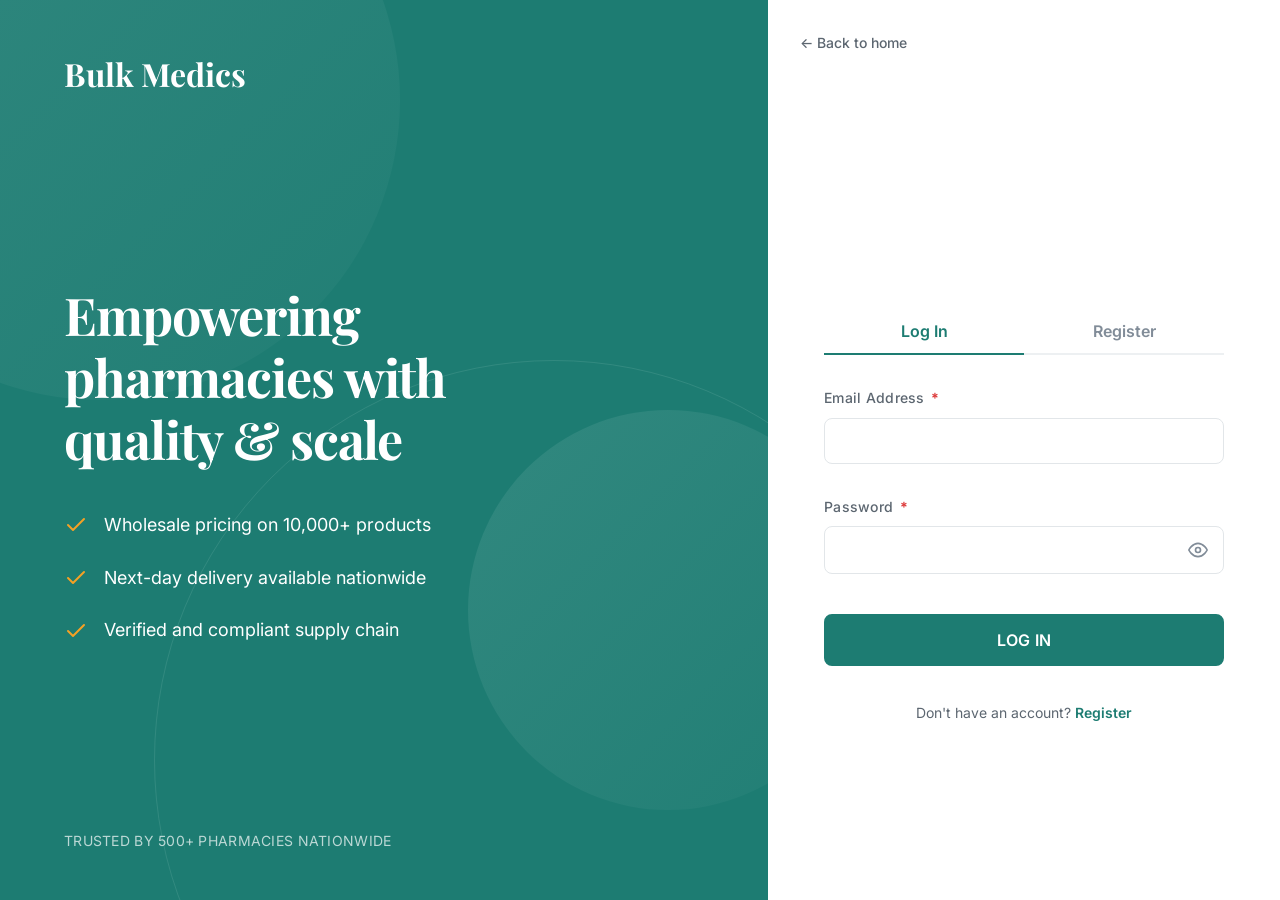
<file: auth.html>
<!DOCTYPE html>
<html lang="en">
<head>
  <meta charset="UTF-8">
  <meta name="viewport" content="width=device-width, initial-scale=1.0">
  <title>Authentication - Bulk Medics</title>
  <meta name="description" content="Log in or register for Bulk Medics, empowering pharmacies with quality and scale.">
  <link rel="stylesheet" href="css/variables.css">
  <link rel="stylesheet" href="css/auth.css">
</head>
<body>
  <div class="auth-layout">
    <!-- Branding Panel (Left) -->
    <div class="auth-branding">
      <div class="branding-shapes">
        <div class="shape shape-1"></div>
        <div class="shape shape-2"></div>
        <div class="shape shape-3"></div>
      </div>
      <div class="branding-content">
        <div class="branding-header">
          <a href="index.html" class="logo">
            Bulk Medics
          </a>
        </div>
        <div class="branding-main">
          <h1>Empowering pharmacies with quality &amp; scale</h1>
          <ul class="benefits-list">
            <li>
              <svg width="24" height="24" viewBox="0 0 24 24" fill="none" stroke="currentColor" stroke-width="2" stroke-linecap="round" stroke-linejoin="round"><polyline points="20 6 9 17 4 12"></polyline></svg>
              <span>Wholesale pricing on 10,000+ products</span>
            </li>
            <li>
              <svg width="24" height="24" viewBox="0 0 24 24" fill="none" stroke="currentColor" stroke-width="2" stroke-linecap="round" stroke-linejoin="round"><polyline points="20 6 9 17 4 12"></polyline></svg>
              <span>Next-day delivery available nationwide</span>
            </li>
            <li>
              <svg width="24" height="24" viewBox="0 0 24 24" fill="none" stroke="currentColor" stroke-width="2" stroke-linecap="round" stroke-linejoin="round"><polyline points="20 6 9 17 4 12"></polyline></svg>
              <span>Verified and compliant supply chain</span>
            </li>
          </ul>
        </div>
        <div class="branding-footer">
          <p>Trusted by 500+ pharmacies nationwide</p>
        </div>
      </div>
    </div>

    <!-- Form Panel (Right) -->
    <div class="auth-panel">
      <a href="index.html" class="back-link">&larr; Back to home</a>
      
      <div class="auth-form-container">
        <!-- Tabs -->
        <div class="auth-tabs">
          <button type="button" class="tab-btn active" data-target="login" id="tab-login">Log In</button>
          <button type="button" class="tab-btn" data-target="register" id="tab-register">Register</button>
          <div class="tab-indicator"></div>
        </div>

        <div class="forms-wrapper">
          <!-- Login Form -->
          <form id="login-form" class="auth-form active-form" novalidate>
            <div class="form-group">
              <label for="login-email" class="form-label">Email Address <span class="required-star">*</span></label>
              <input type="email" id="login-email" class="form-input" required>
              <div class="form-error" id="login-email-error"></div>
            </div>
            <div class="form-group">
              <label for="login-password" class="form-label">Password <span class="required-star">*</span></label>
              <div class="password-wrapper">
                <input type="password" id="login-password" class="form-input" required>
                <button type="button" class="password-toggle" tabindex="-1">
                  <svg class="icon-eye" width="20" height="20" viewBox="0 0 24 24" fill="none" stroke="currentColor" stroke-width="2" stroke-linecap="round" stroke-linejoin="round"><path d="M1 12s4-8 11-8 11 8 11 8-4 8-11 8-11-8-11-8z"></path><circle cx="12" cy="12" r="3"></circle></svg>
                  <svg class="icon-eye-off hidden" width="20" height="20" viewBox="0 0 24 24" fill="none" stroke="currentColor" stroke-width="2" stroke-linecap="round" stroke-linejoin="round"><path d="M17.94 17.94A10.07 10.07 0 0 1 12 20c-7 0-11-8-11-8a18.45 18.45 0 0 1 5.06-5.94M9.9 4.24A9.12 9.12 0 0 1 12 4c7 0 11 8 11 8a18.5 18.5 0 0 1-2.16 3.19m-6.72-1.07a3 3 0 1 1-4.24-4.24"></path><line x1="1" y1="1" x2="23" y2="23"></line></svg>
                </button>
              </div>
              <div class="form-error" id="login-password-error"></div>
            </div>
            <button type="submit" class="btn btn-primary btn-lg full-width submit-btn" id="login-submit">Log In</button>
            <p class="form-switch-text">Don't have an account? <a href="#" class="switch-to-register">Register</a></p>
          </form>

          <!-- Register Form -->
          <form id="register-form" class="auth-form" novalidate>
            <div class="form-group">
              <label for="register-name" class="form-label">Full Name <span class="required-star">*</span></label>
              <input type="text" id="register-name" class="form-input" required>
              <div class="form-error" id="register-name-error"></div>
            </div>
            <div class="form-group">
              <label for="register-email" class="form-label">Email Address <span class="required-star">*</span></label>
              <input type="email" id="register-email" class="form-input" required>
              <div class="form-error" id="register-email-error"></div>
            </div>
            <div class="form-group">
              <label for="register-phone" class="form-label">Phone Number <span class="required-star">*</span></label>
              <div class="phone-input-group">
                <div id="phone-country-picker" class="country-picker-container"></div>
                <input type="hidden" id="register-phone-code" value="+91">
                <input type="tel" id="register-phone" class="form-input phone-number-input" required>
              </div>
              <div class="form-error" id="register-phone-error"></div>
            </div>
            <div class="form-group">
              <div class="label-with-action">
                <label for="register-whatsapp" class="form-label">WhatsApp Number <span class="required-star">*</span></label>
                <button type="button" class="btn-copy-phone" id="btn-same-as-phone">Same as phone</button>
              </div>
              <div class="phone-input-group">
                <div id="whatsapp-country-picker" class="country-picker-container"></div>
                <input type="hidden" id="register-whatsapp-code" value="+91">
                <input type="tel" id="register-whatsapp" class="form-input phone-number-input" required>
              </div>
              <div class="form-error" id="register-whatsapp-error"></div>
            </div>
            <div class="form-group">
              <label for="register-password" class="form-label">Password <span class="required-star">*</span></label>
              <div class="password-wrapper">
                <input type="password" id="register-password" class="form-input" required>
                <button type="button" class="password-toggle" tabindex="-1">
                  <svg class="icon-eye" width="20" height="20" viewBox="0 0 24 24" fill="none" stroke="currentColor" stroke-width="2" stroke-linecap="round" stroke-linejoin="round"><path d="M1 12s4-8 11-8 11 8 11 8-4 8-11 8-11-8-11-8z"></path><circle cx="12" cy="12" r="3"></circle></svg>
                  <svg class="icon-eye-off hidden" width="20" height="20" viewBox="0 0 24 24" fill="none" stroke="currentColor" stroke-width="2" stroke-linecap="round" stroke-linejoin="round"><path d="M17.94 17.94A10.07 10.07 0 0 1 12 20c-7 0-11-8-11-8a18.45 18.45 0 0 1 5.06-5.94M9.9 4.24A9.12 9.12 0 0 1 12 4c7 0 11 8 11 8a18.5 18.5 0 0 1-2.16 3.19m-6.72-1.07a3 3 0 1 1-4.24-4.24"></path><line x1="1" y1="1" x2="23" y2="23"></line></svg>
                </button>
              </div>
              <div class="form-error" id="register-password-error"></div>
            </div>
            <div class="form-group">
              <label for="register-confirm" class="form-label">Confirm Password <span class="required-star">*</span></label>
              <div class="password-wrapper">
                <input type="password" id="register-confirm" class="form-input" required>
                <button type="button" class="password-toggle" tabindex="-1">
                  <svg class="icon-eye" width="20" height="20" viewBox="0 0 24 24" fill="none" stroke="currentColor" stroke-width="2" stroke-linecap="round" stroke-linejoin="round"><path d="M1 12s4-8 11-8 11 8 11 8-4 8-11 8-11-8-11-8z"></path><circle cx="12" cy="12" r="3"></circle></svg>
                  <svg class="icon-eye-off hidden" width="20" height="20" viewBox="0 0 24 24" fill="none" stroke="currentColor" stroke-width="2" stroke-linecap="round" stroke-linejoin="round"><path d="M17.94 17.94A10.07 10.07 0 0 1 12 20c-7 0-11-8-11-8a18.45 18.45 0 0 1 5.06-5.94M9.9 4.24A9.12 9.12 0 0 1 12 4c7 0 11 8 11 8a18.5 18.5 0 0 1-2.16 3.19m-6.72-1.07a3 3 0 1 1-4.24-4.24"></path><line x1="1" y1="1" x2="23" y2="23"></line></svg>
                </button>
              </div>
              <div class="form-error" id="register-confirm-error"></div>
            </div>
            <button type="submit" class="btn btn-accent btn-lg full-width submit-btn" id="register-submit">Create Account</button>
            <p class="form-switch-text">Already have an account? <a href="#" class="switch-to-login">Log in</a></p>
          </form>
        </div>
      </div>
    </div>
  </div>

  <script src="js/country-picker.js"></script>
  <script src="js/store.js"></script>
  <script src="js/auth.js"></script>
</body>
</html>
</file>
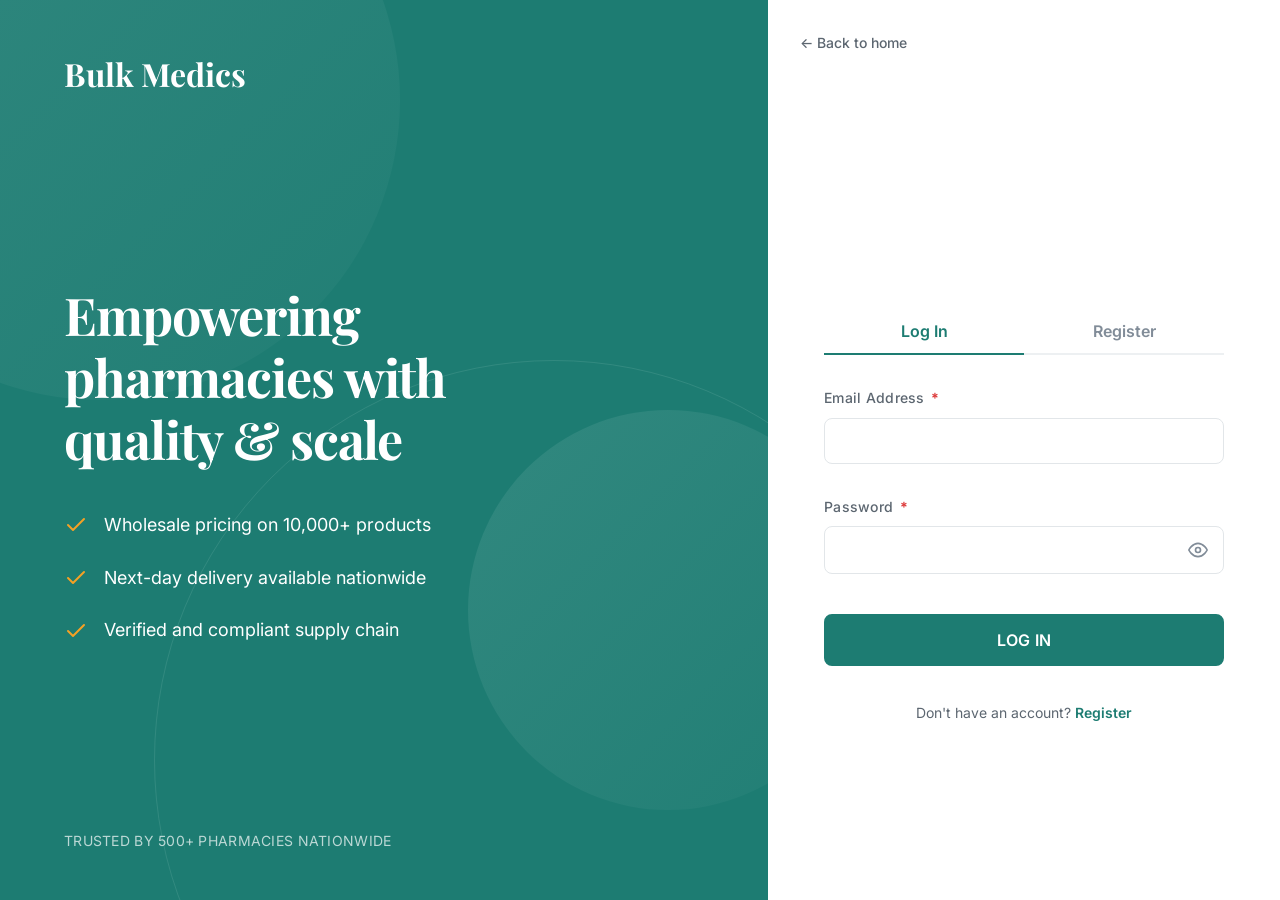
<file: dashboard.html>
<!DOCTYPE html>
<html lang="en">
<head>
  <meta charset="UTF-8">
  <meta name="viewport" content="width=device-width, initial-scale=1.0">
  <title>Dashboard - Bulk Medics</title>
  <meta name="description" content="Manage your Bulk Medics orders, browse the catalog, and update your profile.">
  <link rel="preconnect" href="https://fonts.googleapis.com">
  <link rel="preconnect" href="https://fonts.gstatic.com" crossorigin>
  <link href="https://fonts.googleapis.com/css2?family=Inter:wght@400;500;600;700&family=Playfair+Display:wght@500;600;700&display=swap" rel="stylesheet">
  <link rel="stylesheet" href="css/variables.css">
  <link rel="stylesheet" href="css/dashboard.css">
</head>
<body>

  <!-- Sidebar -->
  <aside class="sidebar" id="sidebar">
    <div class="sidebar-top">
      <a href="index.html" class="sidebar-logo">
        <svg width="22" height="22" viewBox="0 0 24 24" fill="none" stroke="currentColor" stroke-width="2" stroke-linecap="round" stroke-linejoin="round"><rect x="2" y="7" width="20" height="10" rx="5"></rect><line x1="12" y1="7" x2="12" y2="17"></line></svg>
        <span>Bulk Medics</span>
      </a>
      <nav class="sidebar-nav">
        <button class="sidebar-link active" data-tab="overview" id="navOverview">
          <svg width="18" height="18" viewBox="0 0 24 24" fill="none" stroke="currentColor" stroke-width="2" stroke-linecap="round" stroke-linejoin="round"><rect x="3" y="3" width="7" height="7"/><rect x="14" y="3" width="7" height="7"/><rect x="3" y="14" width="7" height="7"/><rect x="14" y="14" width="7" height="7"/></svg>
          Overview
        </button>
        <button class="sidebar-link" data-tab="catalog" id="navCatalog">
          <svg width="18" height="18" viewBox="0 0 24 24" fill="none" stroke="currentColor" stroke-width="2" stroke-linecap="round" stroke-linejoin="round"><circle cx="9" cy="21" r="1"/><circle cx="20" cy="21" r="1"/><path d="M1 1h4l2.68 13.39a2 2 0 0 0 2 1.61h9.72a2 2 0 0 0 2-1.61L23 6H6"/></svg>
          Place Order
        </button>
        <button class="sidebar-link" data-tab="orders" id="navOrders">
          <svg width="18" height="18" viewBox="0 0 24 24" fill="none" stroke="currentColor" stroke-width="2" stroke-linecap="round" stroke-linejoin="round"><path d="M14 2H6a2 2 0 0 0-2 2v16a2 2 0 0 0 2 2h12a2 2 0 0 0 2-2V8z"/><polyline points="14 2 14 8 20 8"/><line x1="16" y1="13" x2="8" y2="13"/><line x1="16" y1="17" x2="8" y2="17"/></svg>
          My Orders
          <span class="sidebar-badge" id="ordersBadge"></span>
        </button>
        <button class="sidebar-link" data-tab="packaging" id="navPackaging">
          <svg width="18" height="18" viewBox="0 0 24 24" fill="none" stroke="currentColor" stroke-width="2" stroke-linecap="round" stroke-linejoin="round"><path d="M21 16V8a2 2 0 0 0-1-1.73l-7-4a2 2 0 0 0-2 0l-7 4A2 2 0 0 0 3 8v8a2 2 0 0 0 1 1.73l7 4a2 2 0 0 0 2 0l7-4A2 2 0 0 0 21 16z"/><polyline points="3.27 6.96 12 12.01 20.73 6.96"/><line x1="12" y1="22.08" x2="12" y2="12"/></svg>
          Custom Packaging
        </button>
      </nav>
    </div>
    <div class="sidebar-bottom">
      <div class="sidebar-help-card">
        <svg width="18" height="18" viewBox="0 0 24 24" fill="none" stroke="currentColor" stroke-width="2"><circle cx="12" cy="12" r="10"/><path d="M9.09 9a3 3 0 0 1 5.83 1c0 2-3 3-3 3"/><line x1="12" y1="17" x2="12.01" y2="17"/></svg>
        <strong>Need help?</strong>
        <p>Our team is here for bulk or specialized orders.</p>
        <a href="mailto:info@bulkmedics.com">Contact support →</a>
      </div>
      <div class="sidebar-user" id="sidebarUser">
        <div class="sidebar-user-avatar" id="userAvatar"></div>
        <div class="sidebar-user-info">
          <span class="sidebar-user-name" id="sidebarUserName"></span>
          <span class="sidebar-user-role">Customer</span>
        </div>
        <button class="sidebar-user-menu" id="sidebarMenuBtn" aria-label="User menu">
          <svg width="16" height="16" viewBox="0 0 24 24" fill="none" stroke="currentColor" stroke-width="2"><circle cx="12" cy="5" r="1"/><circle cx="12" cy="12" r="1"/><circle cx="12" cy="19" r="1"/></svg>
        </button>
        <div class="sidebar-user-dropdown" id="sidebarDropdown">
          <button data-tab="profile" class="dropdown-item">Profile</button>
          <button id="logoutBtn" class="dropdown-item logout-item">Logout</button>
        </div>
      </div>
    </div>
  </aside>

  <!-- Mobile Header -->
  <header class="mobile-header" id="mobileHeader">
    <button class="mobile-menu-btn" id="mobileMenuBtn" aria-label="Toggle sidebar">
      <svg width="22" height="22" viewBox="0 0 24 24" fill="none" stroke="currentColor" stroke-width="2"><line x1="3" y1="12" x2="21" y2="12"/><line x1="3" y1="6" x2="21" y2="6"/><line x1="3" y1="18" x2="21" y2="18"/></svg>
    </button>
    <span class="mobile-logo">Bulk Medics</span>
    <button class="cart-toggle-mobile" id="cartBtnMobile" aria-label="Cart">
      <svg width="22" height="22" viewBox="0 0 24 24" fill="none" stroke="currentColor" stroke-width="2"><circle cx="9" cy="21" r="1"/><circle cx="20" cy="21" r="1"/><path d="M1 1h4l2.68 13.39a2 2 0 0 0 2 1.61h9.72a2 2 0 0 0 2-1.61L23 6H6"/></svg>
      <span class="cart-badge-mobile" id="cartBadgeMobile">0</span>
    </button>
  </header>
  <div class="mobile-overlay" id="mobileOverlay"></div>

  <!-- Top Bar -->
  <div class="topbar" id="topbar">
    <div class="topbar-search">
      <svg width="18" height="18" viewBox="0 0 24 24" fill="none" stroke="currentColor" stroke-width="2"><circle cx="11" cy="11" r="8"/><line x1="21" y1="21" x2="16.65" y2="16.65"/></svg>
      <input type="text" id="globalSearch" class="topbar-search-input">
    </div>
    <div class="topbar-actions">
      <button class="topbar-icon-btn" id="cartBtn" aria-label="Cart">
        <svg width="20" height="20" viewBox="0 0 24 24" fill="none" stroke="currentColor" stroke-width="2"><circle cx="9" cy="21" r="1"/><circle cx="20" cy="21" r="1"/><path d="M1 1h4l2.68 13.39a2 2 0 0 0 2 1.61h9.72a2 2 0 0 0 2-1.61L23 6H6"/></svg>
        <span class="topbar-cart-badge" id="cartBadge">0</span>
      </button>
    </div>
  </div>

  <!-- Main Content Area -->
  <main class="main-content" id="mainContent">

    <!-- OVERVIEW TAB -->
    <section id="overview-tab" class="tab-pane active">
      <div class="overview-date" id="overviewDate"></div>
      <h1 class="overview-greeting" id="overviewGreeting">Good morning</h1>
      <p class="overview-sub">Everything you need to restock your pharmacy, in one place.</p>

      <!-- Hero Banner -->
      <div class="hero-banner">
        <div class="hero-banner-content">
          <span class="hero-banner-tag">BULK BUYING, SIMPLIFIED</span>
          <h2>Your supply, <em>on your terms.</em></h2>
          <p>Order trusted medicines at wholesale prices. Need your own branding? We'll package it your way.</p>
          <div class="hero-banner-actions">
            <button class="btn btn-outline hero-browse-btn" data-tab="catalog">Place an order →</button>
            <button class="btn btn-ghost hero-pkg-btn" data-tab="packaging">Explore custom packaging</button>
          </div>
        </div>
        <div class="hero-banner-visual">
          <div class="hero-circle hero-circle-1"></div>
          <div class="hero-circle hero-circle-2"></div>
          <div class="hero-quality-badge">
            <svg width="20" height="20" viewBox="0 0 24 24" fill="none" stroke="currentColor" stroke-width="2"><path d="M22 11.08V12a10 10 0 1 1-5.93-9.14"/><polyline points="22 4 12 14.01 9 11.01"/></svg>
            Quality Assured
          </div>
        </div>
      </div>

      <!-- Quick Stats -->
      <div class="quick-stats">
        <div class="stat-card" id="statActiveOrders">
          <div class="stat-card-icon stat-icon-blue">
            <svg width="20" height="20" viewBox="0 0 24 24" fill="none" stroke="currentColor" stroke-width="2"><path d="M14 2H6a2 2 0 0 0-2 2v16a2 2 0 0 0 2 2h12a2 2 0 0 0 2-2V8z"/><polyline points="14 2 14 8 20 8"/></svg>
          </div>
          <div class="stat-card-data">
            <span class="stat-card-label">Active orders</span>
            <span class="stat-card-value" id="activeOrdersCount">00</span>
          </div>
          <button class="stat-card-link" data-tab="orders">View all →</button>
        </div>
        <div class="stat-card" id="statProducts">
          <div class="stat-card-icon stat-icon-orange">
            <svg width="20" height="20" viewBox="0 0 24 24" fill="none" stroke="currentColor" stroke-width="2"><rect x="2" y="7" width="20" height="10" rx="5"/><line x1="12" y1="7" x2="12" y2="17"/></svg>
          </div>
          <div class="stat-card-data">
            <span class="stat-card-label">Products available</span>
            <span class="stat-card-value" id="productsCount">00</span>
          </div>
          <button class="stat-card-link" data-tab="catalog">Place order →</button>
        </div>
        <div class="stat-card" id="statPackaging">
          <div class="stat-card-icon stat-icon-teal">
            <svg width="20" height="20" viewBox="0 0 24 24" fill="none" stroke="currentColor" stroke-width="2"><path d="M21 16V8a2 2 0 0 0-1-1.73l-7-4a2 2 0 0 0-2 0l-7 4A2 2 0 0 0 3 8v8a2 2 0 0 0 1 1.73l7 4a2 2 0 0 0 2 0l7-4A2 2 0 0 0 21 16z"/></svg>
          </div>
          <div class="stat-card-data">
            <span class="stat-card-label">Packaging requests</span>
            <span class="stat-card-value" id="packagingCount">00</span>
          </div>
          <button class="stat-card-link" data-tab="packaging">View status →</button>
        </div>
      </div>

      <!-- Frequently Ordered -->
      <div class="freq-section">
        <div class="freq-header">
          <h3>Frequently Ordered Medicines</h3>
          <button class="freq-link" data-tab="catalog">Order from full catalog →</button>
        </div>
        <div class="freq-grid" id="freqGrid">
          <!-- Injected by JS -->
        </div>
      </div>
    </section>

    <!-- PLACE ORDER TAB -->
    <section id="catalog-tab" class="tab-pane">
      <div class="catalog-top">
        <div class="catalog-title-group">
          <h1>Place Order</h1>
          <p class="tab-desc">Browse wholesale pharmaceutical medicines, adjust required batch quantities, and add directly to your order cart.</p>
        </div>
        <div class="catalog-controls">
          <div class="catalog-search-wrapper">
            <svg width="18" height="18" viewBox="0 0 24 24" fill="none" stroke="currentColor" stroke-width="2"><circle cx="11" cy="11" r="8"/><line x1="21" y1="21" x2="16.65" y2="16.65"/></svg>
            <input type="text" id="searchInput" class="catalog-search-input">
          </div>
          <select id="sortSelect" class="catalog-sort-select">
            <option value="default">Sort: Default</option>
            <option value="name-asc">Name (A-Z)</option>
            <option value="name-desc">Name (Z-A)</option>
            <option value="price-asc">Price (Low to High)</option>
            <option value="price-desc">Price (High to Low)</option>
          </select>
        </div>
      </div>
      <div class="catalog-toolbar">
        <div class="category-filters" id="categoryFilters"></div>
        <div class="catalog-results-count" id="catalogResultsCount">Showing medicines</div>
      </div>
      <div class="medicine-grid" id="medicineGrid"></div>
      <div id="catalogEmptyState" class="empty-state hidden">
        <svg width="48" height="48" viewBox="0 0 24 24" fill="none" stroke="currentColor" stroke-width="1.5" style="color:var(--color-text-muted)"><circle cx="11" cy="11" r="8"/><line x1="21" y1="21" x2="16.65" y2="16.65"/></svg>
        <p>No medicines found matching your filters. Try a different search term or category.</p>
      </div>
    </section>

    <!-- ORDERS TAB -->
    <section id="orders-tab" class="tab-pane">
      <h1>My Orders</h1>
      <div class="orders-list" id="ordersList"></div>
      <div id="ordersEmptyState" class="empty-state hidden">
        <svg width="48" height="48" viewBox="0 0 24 24" fill="none" stroke="currentColor" stroke-width="1.5" style="color:var(--color-text-muted)"><path d="M14 2H6a2 2 0 0 0-2 2v16a2 2 0 0 0 2 2h12a2 2 0 0 0 2-2V8z"/><polyline points="14 2 14 8 20 8"/></svg>
        <p>No orders yet. Place your first order from our catalog!</p>
      </div>
    </section>

    <!-- PACKAGING TAB -->
    <section id="packaging-tab" class="tab-pane">
      <h1>Custom Packaging</h1>
      <p class="tab-desc">Request custom-branded packaging for your orders. Our team will handle label design, box printing, and more.</p>
      <div class="packaging-grid">
        <div class="card packaging-option">
          <div class="pkg-icon">
            <svg width="28" height="28" viewBox="0 0 24 24" fill="none" stroke="currentColor" stroke-width="2"><path d="M21 16V8a2 2 0 0 0-1-1.73l-7-4a2 2 0 0 0-2 0l-7 4A2 2 0 0 0 3 8v8a2 2 0 0 0 1 1.73l7 4a2 2 0 0 0 2 0l7-4A2 2 0 0 0 21 16z"/></svg>
          </div>
          <h3>Branded Boxes</h3>
          <p>Custom printed boxes with your pharmacy name, logo, and colours.</p>
        </div>
        <div class="card packaging-option">
          <div class="pkg-icon">
            <svg width="28" height="28" viewBox="0 0 24 24" fill="none" stroke="currentColor" stroke-width="2"><path d="M8 2v4M16 2v4M3 10h18M5 4h14a2 2 0 0 1 2 2v14a2 2 0 0 1-2 2H5a2 2 0 0 1-2-2V6a2 2 0 0 1 2-2z"/></svg>
          </div>
          <h3>Blister Packs</h3>
          <p>Custom blister pack designs with your branding on each strip.</p>
        </div>
        <div class="card packaging-option">
          <div class="pkg-icon">
            <svg width="28" height="28" viewBox="0 0 24 24" fill="none" stroke="currentColor" stroke-width="2"><path d="M10 2v7.527a2 2 0 0 1-.211.896L4.72 20.55a1 1 0 0 0 .9 1.45h12.76a1 1 0 0 0 .9-1.45l-5.069-10.127A2 2 0 0 1 14 9.527V2"/><path d="M8.5 2h7"/></svg>
          </div>
          <h3>Bottles & Labels</h3>
          <p>Branded bottles with custom labels for syrups, drops, and more.</p>
        </div>
        <div class="card packaging-option">
          <div class="pkg-icon">
            <svg width="28" height="28" viewBox="0 0 24 24" fill="none" stroke="currentColor" stroke-width="2"><rect x="2" y="4" width="20" height="16" rx="2"/><path d="M2 8h20"/></svg>
          </div>
          <h3>Sachets</h3>
          <p>Single-dose sachets with your brand for powders and granules.</p>
        </div>
      </div>
      <div class="packaging-cta-card">
        <h3>Ready to get started?</h3>
        <p>Add custom packaging to any order from your cart, or contact us for a custom quote on large branding projects.</p>
        <div class="packaging-cta-actions">
          <button class="btn btn-primary" data-tab="catalog">Browse catalog & add packaging</button>
          <a href="mailto:info@bulkmedics.com" class="btn btn-outline">Contact for quote</a>
        </div>
      </div>
    </section>

    <!-- PROFILE TAB -->
    <section id="profile-tab" class="tab-pane">
      <h1>Profile</h1>
      <div class="profile-layout">
        <div class="card profile-card">
          <div class="profile-card-header">
            <div class="profile-avatar-lg" id="profileAvatarLg"></div>
            <div>
              <h2 id="profileNameHeading"></h2>
              <span class="profile-member-since">Member since <span id="profileDateDisplay"></span></span>
            </div>
          </div>
          <div class="card-body" id="profileDisplayMode">
            <div class="profile-info-grid">
              <div class="info-group"><span class="info-label">Full Name</span><p class="info-value" id="profileNameDisplay"></p></div>
              <div class="info-group"><span class="info-label">Email</span><p class="info-value" id="profileEmailDisplay"></p></div>
              <div class="info-group"><span class="info-label">Phone</span><p class="info-value" id="profilePhoneDisplay"></p></div>
              <div class="info-group"><span class="info-label">WhatsApp</span><p class="info-value" id="profileWhatsappDisplay"></p></div>
            </div>
            <button id="editProfileBtn" class="btn btn-outline" style="margin-top:1.5rem">Edit Profile</button>
          </div>
          <form id="profileEditForm" class="card-body hidden">
            <div class="form-group" style="margin-bottom:1rem"><label for="editName" class="form-label">Name</label><input type="text" id="editName" class="form-input" required></div>
            <div class="form-group" style="margin-bottom:1rem"><label for="editEmail" class="form-label">Email</label><input type="email" id="editEmail" class="form-input" required></div>
            <div class="form-group" style="margin-bottom:1rem"><label for="editPhone" class="form-label">Phone</label><input type="tel" id="editPhone" class="form-input" required></div>
            <div class="form-group" style="margin-bottom:1.5rem"><label for="editWhatsapp" class="form-label">WhatsApp</label><input type="tel" id="editWhatsapp" class="form-input" required></div>
            <div style="display:flex;gap:0.75rem">
              <button type="submit" class="btn btn-primary">Save Changes</button>
              <button type="button" id="cancelEditProfileBtn" class="btn btn-ghost">Cancel</button>
            </div>
          </form>
        </div>
        <div class="card stats-card">
          <div class="card-body">
            <h3 style="margin-bottom:1.25rem;font-family:var(--font-body);font-weight:600;font-size:1rem">Account Statistics</h3>
            <div class="profile-stats-grid">
              <div class="profile-stat"><span class="profile-stat-val" id="statTotalOrders">0</span><span class="profile-stat-label">Orders Placed</span></div>
              <div class="profile-stat"><span class="profile-stat-val" id="statTotalSpent">$0.00</span><span class="profile-stat-label">Total Spent</span></div>
            </div>
          </div>
        </div>
      </div>
    </section>

  </main>

  <!-- Cart Slide-Out -->
  <div class="cart-overlay" id="cartOverlay"></div>
  <aside class="cart-panel" id="cartPanel">
    <div class="cart-header">
      <h3>Your Cart (<span id="cartHeaderCount">0</span>)</h3>
      <button id="closeCartBtn" class="modal-close" aria-label="Close Cart">
        <svg width="22" height="22" viewBox="0 0 24 24" fill="none" stroke="currentColor" stroke-width="2"><line x1="18" y1="6" x2="6" y2="18"/><line x1="6" y1="6" x2="18" y2="18"/></svg>
      </button>
    </div>
    <div class="cart-body">
      <div id="cartItemsList" class="cart-items"></div>
      <div id="cartEmptyState" class="empty-state">
        <p>Your cart is empty. Browse our catalog to get started.</p>
      </div>
    </div>
    <div class="cart-footer">
      <div class="custom-packaging-wrapper">
        <label class="checkbox-label">
          <input type="checkbox" id="customPackagingToggle">
          <span class="checkmark"></span>
          Request Custom Packaging
        </label>
        <div id="customPackagingForm" class="custom-packaging-form hidden">
          <div class="form-group" style="margin-bottom:0.75rem"><label for="cpBrandName" class="form-label">Brand Name</label><input type="text" id="cpBrandName" class="form-input"></div>
          <div class="form-group" style="margin-bottom:0.75rem"><label for="cpType" class="form-label">Packaging Type</label>
            <select id="cpType" class="form-select form-input"><option value="Boxes">Boxes</option><option value="Bottles">Bottles</option><option value="Blister Packs">Blister Packs</option><option value="Sachets">Sachets</option></select>
          </div>
          <div class="form-group"><label for="cpNotes" class="form-label">Special Instructions</label><textarea id="cpNotes" class="form-textarea form-input" rows="2"></textarea></div>
        </div>
      </div>
      <div class="cart-total-row">
        <span>Total</span>
        <span class="cart-total-amount" id="cartTotalDisplay">$0.00</span>
      </div>
      <button id="placeOrderBtn" class="btn btn-accent btn-lg" style="width:100%">Place Order</button>
    </div>
  </aside>

  <script src="js/store.js"></script>
  <script src="js/dashboard.js"></script>
</body>
</html>
</file>
<file: css/variables.css>
/* ============================================
   BULK MEDICS — Design System & Global Styles
   ============================================ */

@import url('https://fonts.googleapis.com/css2?family=Inter:wght@300;400;500;600;700&family=Playfair+Display:wght@500;600;700&display=swap');

/* Reset */
*, *::before, *::after {
  margin: 0;
  padding: 0;
  box-sizing: border-box;
}

:root {
  /* Colors */
  --color-primary: hsl(174, 62%, 30%);
  --color-primary-dark: hsl(174, 62%, 22%);
  --color-primary-light: hsl(174, 45%, 94%);
  --color-primary-mid: hsl(174, 40%, 85%);
  --color-accent: hsl(36, 90%, 55%);
  --color-accent-dark: hsl(36, 90%, 45%);
  --color-accent-light: hsl(36, 90%, 95%);

  --color-surface: hsl(0, 0%, 99%);
  --color-surface-alt: hsl(174, 20%, 97%);
  --color-white: #ffffff;

  --color-text: hsl(210, 20%, 15%);
  --color-text-secondary: hsl(210, 10%, 40%);
  --color-text-muted: hsl(210, 10%, 55%);
  --color-text-on-primary: #ffffff;
  --color-text-on-accent: hsl(210, 20%, 15%);

  --color-border: hsl(210, 15%, 90%);
  --color-border-light: hsl(210, 15%, 94%);

  --color-success: hsl(145, 60%, 40%);
  --color-warning: hsl(40, 90%, 50%);
  --color-error: hsl(0, 70%, 55%);
  --color-info: hsl(210, 70%, 55%);

  /* Typography */
  --font-body: 'Inter', system-ui, -apple-system, sans-serif;
  --font-heading: 'Playfair Display', Georgia, serif;

  --text-xs: 0.75rem;
  --text-sm: 0.875rem;
  --text-base: 1rem;
  --text-lg: 1.125rem;
  --text-xl: 1.25rem;
  --text-2xl: 1.5rem;
  --text-3xl: 2rem;
  --text-4xl: 2.5rem;
  --text-5xl: 3.25rem;

  --leading-tight: 1.2;
  --leading-normal: 1.6;
  --leading-relaxed: 1.8;

  --tracking-tight: -0.02em;
  --tracking-normal: 0;
  --tracking-wide: 0.02em;
  --tracking-wider: 0.05em;

  /* Spacing */
  --space-1: 0.25rem;
  --space-2: 0.5rem;
  --space-3: 0.75rem;
  --space-4: 1rem;
  --space-5: 1.25rem;
  --space-6: 1.5rem;
  --space-8: 2rem;
  --space-10: 2.5rem;
  --space-12: 3rem;
  --space-16: 4rem;
  --space-20: 5rem;
  --space-24: 6rem;

  /* Layout */
  --max-width: 1200px;
  --max-width-narrow: 800px;

  /* Borders & Radius */
  --radius-sm: 4px;
  --radius-md: 8px;
  --radius-lg: 12px;
  --radius-xl: 16px;
  --radius-full: 9999px;

  /* Shadows */
  --shadow-xs: 0 1px 2px hsla(210, 20%, 15%, 0.04);
  --shadow-sm: 0 1px 3px hsla(210, 20%, 15%, 0.06), 0 1px 2px hsla(210, 20%, 15%, 0.04);
  --shadow-md: 0 4px 6px hsla(210, 20%, 15%, 0.05), 0 2px 4px hsla(210, 20%, 15%, 0.04);
  --shadow-lg: 0 10px 15px hsla(210, 20%, 15%, 0.06), 0 4px 6px hsla(210, 20%, 15%, 0.04);
  --shadow-xl: 0 20px 25px hsla(210, 20%, 15%, 0.08), 0 8px 10px hsla(210, 20%, 15%, 0.04);

  /* Transitions */
  --transition-fast: 150ms ease;
  --transition-base: 250ms ease;
  --transition-slow: 400ms cubic-bezier(0.4, 0, 0.2, 1);
}

/* Base Elements */
html {
  scroll-behavior: smooth;
  -webkit-font-smoothing: antialiased;
  -moz-osx-font-smoothing: grayscale;
}

body {
  font-family: var(--font-body);
  font-size: var(--text-base);
  line-height: var(--leading-normal);
  color: var(--color-text);
  background-color: var(--color-surface);
}

h1, h2, h3, h4, h5, h6 {
  font-family: var(--font-heading);
  line-height: var(--leading-tight);
  letter-spacing: var(--tracking-tight);
  color: var(--color-text);
}

a {
  color: var(--color-primary);
  text-decoration: none;
  transition: color var(--transition-fast);
}

a:hover {
  color: var(--color-primary-dark);
}

img {
  max-width: 100%;
  height: auto;
  display: block;
}

ul, ol {
  list-style: none;
}

/* ---- Buttons ---- */
.btn {
  display: inline-flex;
  align-items: center;
  justify-content: center;
  gap: var(--space-2);
  padding: var(--space-3) var(--space-6);
  font-family: var(--font-body);
  font-size: var(--text-sm);
  font-weight: 600;
  letter-spacing: var(--tracking-wide);
  text-transform: uppercase;
  border: 2px solid transparent;
  border-radius: var(--radius-md);
  cursor: pointer;
  transition: all var(--transition-base);
  text-decoration: none;
  line-height: 1;
}

.btn:active { transform: scale(0.97); }

.btn-primary {
  background: var(--color-primary);
  color: var(--color-text-on-primary);
  border-color: var(--color-primary);
}
.btn-primary:hover {
  background: var(--color-primary-dark);
  border-color: var(--color-primary-dark);
  box-shadow: var(--shadow-md);
  color: var(--color-text-on-primary);
}

.btn-accent {
  background: var(--color-accent);
  color: var(--color-text-on-accent);
  border-color: var(--color-accent);
}
.btn-accent:hover {
  background: var(--color-accent-dark);
  border-color: var(--color-accent-dark);
  box-shadow: var(--shadow-md);
}

.btn-outline {
  background: transparent;
  color: var(--color-primary);
  border-color: var(--color-primary);
}
.btn-outline:hover {
  background: var(--color-primary);
  color: var(--color-text-on-primary);
}

.btn-ghost {
  background: transparent;
  color: var(--color-text-secondary);
  border-color: transparent;
}
.btn-ghost:hover {
  background: var(--color-primary-light);
  color: var(--color-primary);
}

.btn-lg {
  padding: var(--space-4) var(--space-8);
  font-size: var(--text-base);
}
.btn-sm {
  padding: var(--space-2) var(--space-4);
  font-size: var(--text-xs);
}
.btn-icon {
  width: 40px;
  height: 40px;
  padding: 0;
  border-radius: var(--radius-md);
}

/* ---- Form Elements ---- */
.form-group {
  display: flex;
  flex-direction: column;
  gap: var(--space-2);
}

.form-label {
  font-size: var(--text-sm);
  font-weight: 500;
  color: var(--color-text-secondary);
  letter-spacing: var(--tracking-wide);
}

.form-input,
.form-select,
.form-textarea {
  padding: var(--space-3) var(--space-4);
  font-family: var(--font-body);
  font-size: var(--text-base);
  color: var(--color-text);
  background: var(--color-white);
  border: 1.5px solid var(--color-border);
  border-radius: var(--radius-md);
  transition: all var(--transition-fast);
  outline: none;
  width: 100%;
}

.form-input:focus,
.form-select:focus,
.form-textarea:focus {
  border-color: var(--color-primary);
  box-shadow: 0 0 0 3px hsla(174, 62%, 30%, 0.12);
}

.form-input::placeholder {
  color: var(--color-text-muted);
}

.form-textarea {
  resize: vertical;
  min-height: 100px;
}

.form-error {
  font-size: var(--text-xs);
  color: var(--color-error);
  margin-top: var(--space-1);
}

/* ---- Cards ---- */
.card {
  background: var(--color-white);
  border-radius: var(--radius-lg);
  box-shadow: var(--shadow-sm);
  border: 1px solid var(--color-border-light);
  overflow: hidden;
  transition: all var(--transition-base);
}

.card:hover {
  box-shadow: var(--shadow-md);
}

.card-body {
  padding: var(--space-6);
}

/* ---- Badge ---- */
.badge {
  display: inline-flex;
  align-items: center;
  padding: var(--space-1) var(--space-3);
  font-size: var(--text-xs);
  font-weight: 600;
  letter-spacing: var(--tracking-wide);
  border-radius: var(--radius-full);
  text-transform: uppercase;
}

.badge-success { background: hsla(145, 60%, 40%, 0.1); color: var(--color-success); }
.badge-warning { background: hsla(40, 90%, 50%, 0.1); color: var(--color-warning); }
.badge-error { background: hsla(0, 70%, 55%, 0.1); color: var(--color-error); }
.badge-info { background: hsla(210, 70%, 55%, 0.1); color: var(--color-info); }
.badge-primary { background: var(--color-primary-light); color: var(--color-primary); }

/* ---- Layout Utilities ---- */
.container {
  width: 100%;
  max-width: var(--max-width);
  margin: 0 auto;
  padding: 0 var(--space-6);
}

.section {
  padding: var(--space-24) 0;
}

.section-title {
  font-size: var(--text-3xl);
  font-weight: 700;
  margin-bottom: var(--space-3);
}

.section-subtitle {
  font-size: var(--text-lg);
  color: var(--color-text-muted);
  max-width: 600px;
  line-height: var(--leading-relaxed);
}

.text-center { text-align: center; }
.mx-auto { margin-left: auto; margin-right: auto; }

/* ---- Scroll Reveal Animations ---- */
.reveal {
  opacity: 0;
  transform: translateY(30px);
  transition: opacity 0.7s ease, transform 0.7s ease;
}

.reveal.visible {
  opacity: 1;
  transform: translateY(0);
}

/* ---- Toast Notifications ---- */
.toast-container {
  position: fixed;
  top: var(--space-6);
  right: var(--space-6);
  z-index: 10000;
  display: flex;
  flex-direction: column;
  gap: var(--space-3);
  pointer-events: none;
}

.toast {
  pointer-events: auto;
  padding: var(--space-4) var(--space-6);
  border-radius: var(--radius-md);
  background: var(--color-white);
  box-shadow: var(--shadow-xl);
  border-left: 4px solid var(--color-primary);
  font-size: var(--text-sm);
  font-weight: 500;
  animation: toastIn 0.4s ease;
  max-width: 380px;
}

.toast.toast-success { border-left-color: var(--color-success); }
.toast.toast-error { border-left-color: var(--color-error); }
.toast.toast-warning { border-left-color: var(--color-warning); }

.toast.removing {
  animation: toastOut 0.3s ease forwards;
}

@keyframes toastIn {
  from { opacity: 0; transform: translateX(100px); }
  to { opacity: 1; transform: translateX(0); }
}

@keyframes toastOut {
  from { opacity: 1; transform: translateX(0); }
  to { opacity: 0; transform: translateX(100px); }
}

/* ---- Modal Overlay ---- */
.modal-overlay {
  position: fixed;
  inset: 0;
  background: hsla(210, 20%, 15%, 0.5);
  backdrop-filter: blur(4px);
  z-index: 9000;
  display: flex;
  align-items: center;
  justify-content: center;
  opacity: 0;
  visibility: hidden;
  transition: all var(--transition-base);
}

.modal-overlay.active {
  opacity: 1;
  visibility: visible;
}

.modal {
  background: var(--color-white);
  border-radius: var(--radius-xl);
  box-shadow: var(--shadow-xl);
  width: 90%;
  max-width: 560px;
  max-height: 90vh;
  overflow-y: auto;
  transform: scale(0.92) translateY(20px);
  transition: transform var(--transition-slow);
}

.modal-overlay.active .modal {
  transform: scale(1) translateY(0);
}

.modal-header {
  padding: var(--space-6) var(--space-6) 0;
  display: flex;
  justify-content: space-between;
  align-items: center;
}

.modal-header h3 {
  font-size: var(--text-xl);
  font-weight: 700;
}

.modal-body {
  padding: var(--space-6);
}

.modal-footer {
  padding: 0 var(--space-6) var(--space-6);
  display: flex;
  gap: var(--space-3);
  justify-content: flex-end;
}

.modal-close {
  background: none;
  border: none;
  cursor: pointer;
  color: var(--color-text-muted);
  padding: var(--space-2);
  border-radius: var(--radius-sm);
  transition: all var(--transition-fast);
  display: flex;
  align-items: center;
  justify-content: center;
}

.modal-close:hover {
  background: var(--color-surface-alt);
  color: var(--color-text);
}

/* ---- Responsive ---- */
@media (max-width: 768px) {
  :root {
    --text-5xl: 2.25rem;
    --text-4xl: 2rem;
    --text-3xl: 1.75rem;
  }

  .section {
    padding: var(--space-16) 0;
  }

  .container {
    padding: 0 var(--space-4);
  }

  .modal {
    width: 95%;
  }
}
</file>
<file: css/landing.css>
/* ==========================================================================
   BULK MEDICS — Landing Page Styles
   Premium B2B Pharmaceutical Homepage Design System
   ========================================================================== */

/* ==========================================================================
   1. RESET & BASE
   ========================================================================== */
html {
  scroll-behavior: smooth;
}

body {
  font-family: var(--font-body, 'Inter', -apple-system, BlinkMacSystemFont, 'Segoe UI', Roboto, sans-serif);
  color: var(--color-text, #182230);
  font-size: 16px;
  line-height: 1.65;
  margin: 0;
  padding: 0;
  overflow-x: hidden;
  background-color: var(--color-surface, #ffffff);
  -webkit-font-smoothing: antialiased;
  -moz-osx-font-smoothing: grayscale;
}

h1, h2, h3, h4, h5, h6 {
  font-family: var(--font-heading, 'Playfair Display', Georgia, serif);
  margin-top: 0;
  color: var(--color-text, #182230);
  line-height: 1.15;
  letter-spacing: -0.015em;
}

a {
  text-decoration: none;
  color: inherit;
  transition: color 0.25s ease, background-color 0.25s ease, border-color 0.25s ease, transform 0.25s ease, box-shadow 0.25s ease;
}

ul, ol {
  list-style: none;
  padding: 0;
  margin: 0;
}

img {
  max-width: 100%;
  height: auto;
  display: block;
}

.bg-light {
  background-color: var(--color-surface-alt, hsl(174, 20%, 97%));
}

/* ==========================================================================
   2. CONTAINER SYSTEM & DYNAMIC SECTION WIDTH VARIATION
   ========================================================================== */
.container {
  width: 100%;
  max-width: 1280px;
  margin: 0 auto;
  padding: 0 40px;
  box-sizing: border-box;
}

/* Distinct Section Content Widths for Dynamic Layout Rhythm */
.nav-container {
  max-width: 1440px;
  padding: 0 48px;
}

.hero-container,
.hero .container {
  max-width: 1380px;
  padding: 0 48px;
}

.stats-strip .container,
.stats-container {
  max-width: 1360px;
  padding: 0 40px;
}

.categories-section .container {
  max-width: 1320px;
  padding: 0 40px;
}

.about-section .container {
  max-width: 1180px;
  padding: 0 40px;
}

.products-section .container {
  max-width: 1380px;
  padding: 0 48px;
}

.packaging-section .container,
.packaging-container {
  max-width: 1220px;
  padding: 0 40px;
}

.steps-section .container {
  max-width: 1280px;
  padding: 0 40px;
}

.quality-section .container {
  max-width: 1360px;
  padding: 0 48px;
}

.testimonials-section .container {
  max-width: 1260px;
  padding: 0 40px;
}

.faq-section .container {
  max-width: 820px;
  padding: 0 24px;
}

.cta-banner .container,
.cta-container {
  max-width: 860px;
  padding: 0 24px;
}

.footer-container,
.site-footer .container {
  max-width: 1400px;
  padding: 0 48px;
}

.bottom-container {
  max-width: 1400px;
  padding: 0 48px;
}

/* ==========================================================================
   3. HEADER & NAVIGATION
   ========================================================================== */
.site-header {
  position: fixed;
  top: 0;
  left: 0;
  width: 100%;
  z-index: 1000;
  background: transparent;
  transition: background 0.35s ease, padding 0.35s ease, box-shadow 0.35s ease;
  padding: 22px 0;
}

.site-header.scrolled {
  background: rgba(255, 255, 255, 0.98);
  backdrop-filter: blur(14px);
  -webkit-backdrop-filter: blur(14px);
  box-shadow: 0 2px 12px rgba(0, 0, 0, 0.05);
  padding: 14px 0;
  border-bottom: 1px solid rgba(0, 0, 0, 0.05);
}

.nav-container {
  display: flex;
  justify-content: space-between;
  align-items: center;
}

.logo {
  display: flex;
  align-items: center;
  gap: 10px;
  font-family: var(--font-heading);
  font-size: 1.55rem;
  font-weight: 700;
  color: #ffffff;
  z-index: 1001;
  letter-spacing: -0.02em;
}

.logo:hover {
  color: #ffffff;
}

.logo-icon {
  flex-shrink: 0;
}

.site-header.scrolled .logo {
  color: var(--color-primary, hsl(174, 62%, 30%));
}

.site-header.scrolled .logo:hover {
  color: var(--color-primary-dark, hsl(174, 62%, 22%));
}

.site-nav {
  display: flex;
  align-items: center;
  gap: 2.25rem;
}

.nav-backdrop {
  display: none;
}

.nav-drawer-header {
  display: none;
}

.nav-links {
  display: flex;
  align-items: center;
  gap: 2rem;
}

.nav-link {
  color: rgba(255, 255, 255, 0.92);
  font-weight: 500;
  font-size: 0.975rem;
  position: relative;
  letter-spacing: 0.01em;
  padding: 6px 0;
}

.nav-link:hover {
  color: #ffffff;
}

.nav-link::after {
  content: '';
  position: absolute;
  width: 0;
  height: 2px;
  bottom: -2px;
  left: 0;
  background-color: var(--color-accent, hsl(36, 90%, 55%));
  transition: width 0.3s ease;
}

.nav-link:hover::after {
  width: 100%;
}

.site-header.scrolled .nav-link {
  color: var(--color-text, #182230);
}

.site-header.scrolled .nav-link:hover {
  color: var(--color-primary, hsl(174, 62%, 30%));
}

.mobile-menu-toggle {
  display: none;
  background: none;
  border: none;
  cursor: pointer;
  z-index: 1001;
  padding: 8px;
}

.mobile-menu-toggle span {
  display: block;
  width: 24px;
  height: 2px;
  background-color: #ffffff;
  margin: 6px 0;
  transition: transform 0.3s ease, opacity 0.3s ease, background-color 0.3s ease;
}

.site-header.scrolled .mobile-menu-toggle span {
  background-color: var(--color-text, #182230);
}

/* ==========================================================================
   4. BUTTONS
   ========================================================================== */
.btn {
  display: inline-flex;
  align-items: center;
  justify-content: center;
  gap: 8px;
  padding: 13px 28px;
  font-family: var(--font-body);
  font-size: 0.9375rem;
  font-weight: 600;
  letter-spacing: 0.04em;
  text-transform: uppercase;
  border: 2px solid transparent;
  border-radius: 8px;
  cursor: pointer;
  transition: all 0.25s ease;
  line-height: 1.2;
  box-sizing: border-box;
}

.btn-lg {
  padding: 16px 36px;
  font-size: 1rem;
  letter-spacing: 0.04em;
}

.btn-sm {
  padding: 10px 22px;
  font-size: 0.875rem;
}

.btn-primary {
  background: var(--color-primary, hsl(174, 62%, 30%));
  color: #ffffff;
  border-color: var(--color-primary, hsl(174, 62%, 30%));
}

.btn-primary:hover {
  background: var(--color-primary-dark, hsl(174, 62%, 22%));
  border-color: var(--color-primary-dark, hsl(174, 62%, 22%));
  transform: translateY(-2px);
  box-shadow: 0 4px 14px rgba(29, 63, 60, 0.25);
  color: #ffffff;
}

.btn-accent {
  background: var(--color-accent, hsl(36, 90%, 55%));
  color: #111827;
  border-color: var(--color-accent, hsl(36, 90%, 55%));
  font-weight: 700;
  box-shadow: 0 4px 14px rgba(245, 158, 11, 0.28);
}

.btn-accent:hover {
  background: var(--color-accent-dark, hsl(36, 90%, 45%));
  border-color: var(--color-accent-dark, hsl(36, 90%, 45%));
  transform: translateY(-2px);
  box-shadow: 0 6px 18px rgba(245, 158, 11, 0.38);
  color: #111827;
}

.btn-outline {
  background: transparent;
  border-color: currentColor;
  color: inherit;
}

.btn-outline:hover {
  background: rgba(255, 255, 255, 0.14);
  transform: translateY(-2px);
}

.btn:focus-visible {
  outline: 2px solid var(--color-accent);
  outline-offset: 3px;
}

/* ==========================================================================
   5. HERO SECTION
   ========================================================================== */
.hero {
  position: relative;
  min-height: 600px;
  display: flex;
  align-items: center;
  padding: 120px 0 76px;
  overflow: hidden;
}

.hero-bg {
  position: absolute;
  top: 0;
  left: 0;
  width: 100%;
  height: 120%;
  background: url('../images/hero.jpg') center/cover no-repeat;
  z-index: -2;
  transition: transform 0.1s linear;
}

.hero-overlay {
  position: absolute;
  top: 0;
  left: 0;
  width: 100%;
  height: 100%;
  background: linear-gradient(155deg, rgba(16, 45, 42, 0.94) 0%, rgba(16, 45, 42, 0.72) 100%);
  z-index: -1;
}

.hero-text {
  color: #ffffff;
  max-width: 820px;
}

.hero h1 {
  color: #ffffff;
  font-size: clamp(2.75rem, 5vw, 4.15rem);
  line-height: 1.08;
  margin-bottom: 1.35rem;
  letter-spacing: -0.02em;
  font-weight: 700;
}

.hero p {
  font-size: 1.1875rem;
  opacity: 0.92;
  margin-bottom: 1.6rem;
  max-width: 660px;
  line-height: 1.65;
  color: #e5e7eb;
}

.hero-trust-line {
  display: flex;
  flex-wrap: wrap;
  gap: 10px;
  align-items: center;
  margin-bottom: 2.5rem;
  font-size: 0.9375rem;
  letter-spacing: 0.05em;
  text-transform: uppercase;
  opacity: 0.82;
  font-weight: 600;
  color: #f3f4f6;
}

.trust-dot {
  color: var(--color-accent);
  font-size: 1.4rem;
  line-height: 1;
}

.hero-actions {
  display: flex;
  gap: 16px;
  flex-wrap: wrap;
}

/* ==========================================================================
   6. SECTION HEADERS & RHYTHM
   ========================================================================== */
.section {
  padding: 88px 0;
}

.section-header {
  text-align: center;
  max-width: 720px;
  margin: 0 auto 44px;
}

.section-title {
  font-size: 2.5rem;
  font-weight: 700;
  margin-bottom: 12px;
  letter-spacing: -0.02em;
  line-height: 1.15;
  color: var(--color-text, #182230);
}

.section-subtitle {
  font-size: 1.125rem;
  color: var(--color-text-secondary, #4b5563);
  line-height: 1.65;
}

/* ==========================================================================
   7. STATS STRIP
   ========================================================================== */
.stats-strip {
  background: #ffffff;
  padding: 44px 0;
  box-shadow: 0 -8px 24px rgba(0, 0, 0, 0.04), 0 4px 16px rgba(0, 0, 0, 0.03);
  position: relative;
  z-index: 10;
  margin-top: -44px;
  border-radius: 16px 16px 0 0;
  border-top: 1px solid rgba(0, 0, 0, 0.04);
}

.stats-container {
  display: grid;
  grid-template-columns: repeat(4, 1fr);
  gap: 24px;
  text-align: center;
}

.stat-item {
  padding: 12px 16px;
  position: relative;
}

.stat-item + .stat-item::before {
  content: '';
  position: absolute;
  left: 0;
  top: 15%;
  height: 70%;
  width: 1px;
  background: rgba(0, 0, 0, 0.08);
}

.stat-icon {
  display: flex;
  justify-content: center;
  margin-bottom: 10px;
  color: var(--color-primary);
}

.stat-icon svg {
  width: 30px;
  height: 30px;
}

.stat-number {
  font-family: var(--font-heading);
  font-size: 2.25rem;
  font-weight: 700;
  color: var(--color-primary);
  display: inline-block;
  line-height: 1.1;
}

.stat-plus {
  font-size: 2rem;
  font-weight: 700;
  color: var(--color-accent);
}

.stat-label {
  display: block;
  margin-top: 8px;
  font-weight: 600;
  color: var(--color-text-secondary, #4b5563);
  text-transform: uppercase;
  letter-spacing: 0.06em;
  font-size: 0.875rem;
}

/* ==========================================================================
   8. CATEGORIES SECTION
   ========================================================================== */
.categories-grid {
  display: grid;
  grid-template-columns: repeat(3, 1fr);
  gap: 24px;
}

.category-card {
  background: #ffffff;
  padding: 34px 28px;
  border-radius: 12px;
  box-shadow: 0 2px 8px rgba(0, 0, 0, 0.04);
  transition: transform 0.28s ease, box-shadow 0.28s ease, border-color 0.28s ease;
  border: 1px solid rgba(0, 0, 0, 0.07);
  text-align: left;
  display: flex;
  flex-direction: column;
  justify-content: space-between;
  min-height: 220px;
  box-sizing: border-box;
}

.category-card:hover {
  transform: translateY(-5px);
  box-shadow: 0 12px 24px -4px rgba(0, 0, 0, 0.08);
  border-color: rgba(29, 63, 60, 0.2);
}

.category-icon {
  width: 64px;
  height: 64px;
  background: var(--color-primary-light, hsl(174, 45%, 94%));
  color: var(--color-primary, hsl(174, 62%, 30%));
  border-radius: 14px;
  display: flex;
  align-items: center;
  justify-content: center;
  margin-bottom: 20px;
  transition: background 0.3s ease, color 0.3s ease, transform 0.3s ease;
}

.category-card:hover .category-icon {
  background: var(--color-primary);
  color: #ffffff;
  transform: scale(1.05);
}

.category-card h3 {
  font-size: 1.25rem;
  margin-bottom: 8px;
  font-family: var(--font-body);
  font-weight: 600;
  color: var(--color-text, #182230);
}

.category-card p {
  color: var(--color-text-secondary, #4b5563);
  font-size: 1rem;
  margin: 0 0 16px 0;
  line-height: 1.55;
  flex-grow: 1;
}

.category-link {
  display: inline-flex;
  align-items: center;
  gap: 6px;
  font-size: 0.9375rem;
  font-weight: 600;
  color: var(--color-primary);
  transition: gap 0.2s ease, color 0.2s ease;
}

.category-card:hover .category-link {
  color: var(--color-primary-dark);
  gap: 10px;
}

/* ==========================================================================
   9. FEATURES / WHY CHOOSE US
   ========================================================================== */
.features-grid {
  display: grid;
  grid-template-columns: repeat(4, 1fr);
  gap: 24px;
}

.feature-card {
  background: #ffffff;
  padding: 34px 26px;
  border-radius: 12px;
  box-shadow: 0 2px 8px rgba(0, 0, 0, 0.04);
  transition: transform 0.28s ease, box-shadow 0.28s ease, border-left-color 0.28s ease;
  border: 1px solid rgba(0, 0, 0, 0.07);
  border-left: 4px solid transparent;
  display: flex;
  flex-direction: column;
  box-sizing: border-box;
}

.feature-card:hover {
  transform: translateY(-5px);
  box-shadow: 0 12px 24px -4px rgba(0, 0, 0, 0.08);
  border-left-color: var(--color-primary);
}

.feature-icon {
  width: 58px;
  height: 58px;
  background: var(--color-primary-light);
  color: var(--color-primary);
  border-radius: 12px;
  display: flex;
  align-items: center;
  justify-content: center;
  margin-bottom: 20px;
  transition: background 0.3s ease, color 0.3s ease;
}

.feature-card:hover .feature-icon {
  background: var(--color-primary);
  color: #ffffff;
}

.feature-card h3 {
  font-size: 1.25rem;
  margin-bottom: 10px;
  font-family: var(--font-body);
  font-weight: 600;
  color: var(--color-text);
}

.feature-card p {
  color: var(--color-text-secondary, #4b5563);
  margin: 0;
  font-size: 1rem;
  line-height: 1.65;
}

/* ==========================================================================
   10. POPULAR PRODUCTS
   ========================================================================== */
.products-grid {
  display: grid;
  grid-template-columns: repeat(4, 1fr);
  gap: 24px;
}

.product-card {
  background: #ffffff;
  border-radius: 12px;
  box-shadow: 0 2px 8px rgba(0, 0, 0, 0.04);
  overflow: hidden;
  transition: transform 0.28s ease, box-shadow 0.28s ease;
  border: 1px solid rgba(0, 0, 0, 0.07);
  border-top: 4px solid var(--color-primary);
  display: flex;
  flex-direction: column;
  justify-content: space-between;
}

.product-card:hover {
  transform: translateY(-5px);
  box-shadow: 0 12px 24px -4px rgba(0, 0, 0, 0.08);
}

.product-image {
  background: var(--color-primary-light);
  padding: 30px;
  display: flex;
  align-items: center;
  justify-content: center;
  min-height: 170px;
}

.product-info {
  padding: 24px;
  display: flex;
  flex-direction: column;
  flex-grow: 1;
}

.product-category {
  display: inline-block;
  font-size: 0.75rem;
  font-weight: 700;
  text-transform: uppercase;
  letter-spacing: 0.07em;
  color: var(--color-primary);
  background: var(--color-primary-light);
  padding: 4px 12px;
  border-radius: 100px;
  margin-bottom: 12px;
  align-self: flex-start;
}

.product-name {
  font-size: 1.2rem;
  font-weight: 600;
  margin-bottom: 6px;
  font-family: var(--font-body);
  color: var(--color-text);
}

.product-form {
  font-size: 0.9375rem;
  color: var(--color-text-muted, #6b7280);
  margin-bottom: 14px;
}

.product-pricing-tier {
  font-size: 0.875rem;
  font-weight: 600;
  color: var(--color-primary-dark);
  background: rgba(29, 63, 60, 0.06);
  padding: 6px 12px;
  border-radius: 6px;
  margin-bottom: 18px;
  text-align: center;
}

.product-card .btn-outline {
  color: var(--color-primary);
  border-color: var(--color-primary);
  width: 100%;
  justify-content: center;
  margin-top: auto;
  font-weight: 600;
}

.product-card .btn-outline:hover {
  background: var(--color-primary);
  color: #ffffff;
  border-color: var(--color-primary);
}

.products-cta {
  text-align: center;
  margin-top: 48px;
}

/* ==========================================================================
   11. CUSTOM PACKAGING
   ========================================================================== */
.packaging-container {
  display: grid;
  grid-template-columns: 1fr 1fr;
  gap: 60px;
  align-items: center;
}

.packaging-image {
  border-radius: 16px;
  overflow: hidden;
  box-shadow: 0 10px 25px rgba(0, 0, 0, 0.08);
}

.packaging-image img {
  width: 100%;
  height: 100%;
  object-fit: cover;
  transition: transform 0.5s ease;
}

.packaging-image:hover img {
  transform: scale(1.03);
}

.packaging-content h2 {
  font-size: 2.375rem;
  margin-bottom: 18px;
  line-height: 1.15;
}

.packaging-content > p {
  font-size: 1.125rem;
  color: var(--color-text-secondary, #4b5563);
  line-height: 1.7;
}

.packaging-features {
  margin: 26px 0 32px;
}

.packaging-features li {
  display: flex;
  align-items: center;
  gap: 14px;
  margin-bottom: 14px;
  font-size: 1.0625rem;
  color: var(--color-text, #182230);
  font-weight: 500;
}

.packaging-features li svg {
  color: var(--color-accent);
  flex-shrink: 0;
}

/* ==========================================================================
   12. HOW IT WORKS
   ========================================================================== */
.steps-grid {
  display: grid;
  grid-template-columns: repeat(4, 1fr);
  gap: 32px;
  position: relative;
}

.steps-grid::before {
  content: '';
  position: absolute;
  top: 30px;
  left: 60px;
  right: 60px;
  height: 2px;
  background: var(--color-primary-light);
  z-index: 0;
}

.step-card {
  text-align: center;
  position: relative;
  z-index: 1;
}

.step-number {
  width: 60px;
  height: 60px;
  background: #ffffff;
  border: 3px solid var(--color-primary);
  color: var(--color-primary);
  border-radius: 50%;
  display: flex;
  align-items: center;
  justify-content: center;
  font-family: var(--font-heading);
  font-size: 1.55rem;
  font-weight: 700;
  margin: 0 auto 22px;
  box-shadow: 0 2px 8px rgba(0, 0, 0, 0.05);
  transition: all 0.3s ease;
}

.step-card:hover .step-number {
  background: var(--color-primary);
  color: #ffffff;
  transform: scale(1.08);
}

.step-card h3 {
  font-size: 1.25rem;
  margin-bottom: 10px;
  font-family: var(--font-body);
  font-weight: 600;
  color: var(--color-text);
}

.step-card p {
  color: var(--color-text-secondary, #4b5563);
  font-size: 1rem;
  max-width: 250px;
  margin: 0 auto;
  line-height: 1.6;
}

/* ==========================================================================
   13. QUALITY & COMPLIANCE
   ========================================================================== */
.quality-section {
  background: var(--color-primary, hsl(174, 62%, 30%));
  color: #ffffff;
  padding: 80px 0;
}

.quality-section .section-title {
  color: #ffffff;
}

.quality-section .section-subtitle {
  color: rgba(255, 255, 255, 0.8);
}

.quality-grid {
  display: grid;
  grid-template-columns: repeat(5, 1fr);
  gap: 28px;
  text-align: center;
}

.quality-item {
  padding: 12px 8px;
}

.quality-icon {
  width: 60px;
  height: 60px;
  background: rgba(255, 255, 255, 0.14);
  border-radius: 14px;
  display: flex;
  align-items: center;
  justify-content: center;
  margin: 0 auto 16px;
  transition: background 0.3s ease, transform 0.3s ease;
}

.quality-item:hover .quality-icon {
  background: rgba(255, 255, 255, 0.24);
  transform: scale(1.05);
}

.quality-icon svg {
  color: #ffffff;
}

.quality-item h4 {
  font-size: 1.125rem;
  margin-bottom: 8px;
  font-family: var(--font-body);
  font-weight: 600;
  color: #ffffff;
}

.quality-item p {
  font-size: 0.9375rem;
  opacity: 0.82;
  line-height: 1.55;
  margin: 0;
  color: #e5e7eb;
}

/* ==========================================================================
   14. TESTIMONIALS
   ========================================================================== */
.testimonials-grid {
  display: grid;
  grid-template-columns: repeat(3, 1fr);
  gap: 28px;
}

.testimonial-card {
  background: #ffffff;
  padding: 36px 32px;
  border-radius: 12px;
  box-shadow: 0 2px 8px rgba(0, 0, 0, 0.04);
  position: relative;
  transition: transform 0.28s ease, box-shadow 0.28s ease;
  border: 1px solid rgba(0, 0, 0, 0.07);
  display: flex;
  flex-direction: column;
  justify-content: space-between;
}

.testimonial-card:hover {
  transform: translateY(-4px);
  box-shadow: 0 12px 24px -4px rgba(0, 0, 0, 0.08);
}

.testimonial-card::before {
  content: '"';
  position: absolute;
  top: 12px;
  right: 24px;
  font-family: var(--font-heading);
  font-size: 5rem;
  color: var(--color-primary-light);
  opacity: 0.6;
  line-height: 1;
}

.stars {
  color: #f59e0b;
  font-size: 1.25rem;
  margin-bottom: 16px;
  letter-spacing: 3px;
}

.quote {
  font-size: 1.125rem;
  font-style: italic;
  margin-bottom: 24px;
  position: relative;
  z-index: 1;
  color: var(--color-text-secondary, #374151);
  line-height: 1.7;
}

.author {
  display: flex;
  align-items: center;
  gap: 14px;
}

.author-avatar {
  width: 48px;
  height: 48px;
  border-radius: 50%;
  background: var(--color-primary-light);
  color: var(--color-primary);
  display: flex;
  align-items: center;
  justify-content: center;
  font-weight: 700;
  font-size: 0.9375rem;
  flex-shrink: 0;
  letter-spacing: 0.02em;
}

.author-info h4 {
  margin: 0 0 2px;
  font-size: 1.0625rem;
  font-family: var(--font-body);
  font-weight: 600;
  color: var(--color-text);
}

.author-info span {
  color: var(--color-text-muted, #6b7280);
  font-size: 0.9375rem;
}

/* ==========================================================================
   15. FAQ SECTION
   ========================================================================== */
.faq-list {
  width: 100%;
  max-width: 100%;
  margin: 0 auto;
}

.faq-item {
  border-bottom: 1px solid rgba(0, 0, 0, 0.08);
}

.faq-item:first-child {
  border-top: 1px solid rgba(0, 0, 0, 0.08);
}

.faq-question {
  display: flex;
  justify-content: space-between;
  align-items: center;
  width: 100%;
  padding: 22px 0;
  background: none;
  border: none;
  cursor: pointer;
  font-family: var(--font-body);
  font-size: 1.125rem;
  font-weight: 600;
  color: var(--color-text);
  text-align: left;
  gap: 16px;
  transition: color 0.2s ease;
  line-height: 1.4;
}

.faq-question:hover {
  color: var(--color-primary);
}

.faq-chevron {
  transition: transform 0.3s ease;
  flex-shrink: 0;
  color: var(--color-text-muted, #9ca3af);
}

.faq-item.active .faq-chevron {
  transform: rotate(180deg);
  color: var(--color-primary);
}

.faq-answer {
  max-height: 0;
  overflow: hidden;
  transition: max-height 0.4s ease;
}

.faq-item.active .faq-answer {
  max-height: 300px;
}

.faq-answer p {
  padding: 0 0 24px 0;
  color: var(--color-text-secondary, #4b5563);
  line-height: 1.7;
  font-size: 1.0625rem;
}

/* ==========================================================================
   16. CTA BANNER
   ========================================================================== */
.cta-banner {
  background: var(--color-primary, hsl(174, 62%, 30%));
  color: #ffffff;
  padding: 76px 0;
  text-align: center;
}

.cta-banner h2 {
  color: #ffffff;
  font-size: 2.5rem;
  margin-bottom: 14px;
  line-height: 1.15;
}

.cta-banner p {
  font-size: 1.1875rem;
  opacity: 0.9;
  margin-bottom: 28px;
  color: #e5e7eb;
}

/* ==========================================================================
   17. FOOTER
   ========================================================================== */
.site-footer {
  background: #111827;
  color: #ffffff;
  padding: 72px 0 0;
}

.footer-container {
  display: grid;
  grid-template-columns: 2fr 1fr 1fr 1fr 1fr;
  gap: 36px;
  margin-bottom: 48px;
}

.footer-logo {
  display: flex;
  align-items: center;
  gap: 10px;
  font-family: var(--font-heading);
  font-size: 1.45rem;
  font-weight: 700;
  margin-bottom: 16px;
}

.footer-desc {
  color: #9ca3af;
  max-width: 300px;
  font-size: 0.95rem;
  line-height: 1.65;
}

.footer-social {
  display: flex;
  gap: 16px;
  margin-top: 20px;
}

.footer-social a {
  color: #9ca3af;
  transition: color 0.25s ease;
  display: flex;
  align-items: center;
}

.footer-social a:hover {
  color: var(--color-accent);
}

.footer-col h4 {
  color: #ffffff;
  font-family: var(--font-body);
  font-size: 1.0625rem;
  margin-bottom: 20px;
  font-weight: 600;
  letter-spacing: 0.01em;
}

.footer-col ul li {
  margin-bottom: 10px;
}

.footer-col ul a {
  color: #9ca3af;
  transition: color 0.25s ease;
  font-size: 0.95rem;
}

.footer-col ul a:hover {
  color: var(--color-accent);
}

.footer-bottom {
  border-top: 1px solid rgba(255, 255, 255, 0.08);
  padding: 22px 0;
}

.bottom-container {
  display: flex;
  justify-content: space-between;
  align-items: center;
  color: #9ca3af;
  font-size: 0.9375rem;
}

.legal-links {
  display: flex;
  gap: 24px;
}

.legal-links a {
  color: #9ca3af;
  transition: color 0.25s ease;
}

.legal-links a:hover {
  color: #ffffff;
}

/* ==========================================================================
   18. REVEAL ANIMATIONS
   ========================================================================== */
.reveal {
  opacity: 0;
  transform: translateY(20px);
  transition: opacity 0.6s ease-out, transform 0.6s ease-out;
}

.reveal.visible {
  opacity: 1;
  transform: translateY(0);
}

/* ==========================================================================
   19. ACCESSIBILITY
   ========================================================================== */
@media (prefers-reduced-motion: reduce) {
  .reveal {
    transition: none;
    opacity: 1;
    transform: none;
  }
  *,
  *::before,
  *::after {
    transition-duration: 0.01ms !important;
    animation-duration: 0.01ms !important;
  }
}

/* ==========================================================================
   20. RESPONSIVE — TABLET (768px–1199px)
   ========================================================================== */
@media (max-width: 1199px) {
  .container {
    padding: 0 32px;
  }

  .section {
    padding: 68px 0;
  }

  .section-header {
    margin-bottom: 38px;
  }

  .section-title {
    font-size: 2.125rem;
  }

  /* Hero */
  .hero {
    min-height: 520px;
    padding: 110px 0 68px;
  }

  .hero h1 {
    font-size: 2.75rem;
  }

  /* Stats */
  .stats-container {
    grid-template-columns: repeat(4, 1fr);
    gap: 16px;
  }

  .stat-number {
    font-size: 1.85rem;
  }

  /* Categories */
  .categories-grid {
    grid-template-columns: repeat(2, 1fr);
    gap: 20px;
  }

  /* Features */
  .features-grid {
    grid-template-columns: repeat(2, 1fr);
    gap: 20px;
  }

  /* Products */
  .products-grid {
    grid-template-columns: repeat(2, 1fr);
    gap: 20px;
  }

  /* Packaging */
  .packaging-container {
    gap: 40px;
  }

  .packaging-content h2 {
    font-size: 2.125rem;
  }

  /* Steps */
  .steps-grid {
    grid-template-columns: repeat(2, 1fr);
    gap: 28px;
  }

  .steps-grid::before {
    display: none;
  }

  /* Quality */
  .quality-grid {
    grid-template-columns: repeat(3, 1fr);
    gap: 20px;
  }

  /* Testimonials */
  .testimonials-grid {
    grid-template-columns: repeat(2, 1fr);
    gap: 20px;
  }

  /* Footer */
  .footer-container {
    grid-template-columns: 1fr 1fr;
    gap: 32px;
  }

  .footer-col.footer-brand {
    grid-column: 1 / -1;
  }
}

/* ==========================================================================
   21. RESPONSIVE — SMALL TABLET (max 992px)
   ========================================================================== */
@media (max-width: 992px) {
  .packaging-container {
    grid-template-columns: 1fr;
    gap: 36px;
  }

  .packaging-image {
    order: -1;
    max-height: 360px;
  }

  .stats-container {
    grid-template-columns: repeat(2, 1fr);
    gap: 20px;
  }

  .stat-item + .stat-item::before {
    display: none;
  }

  .quality-grid {
    grid-template-columns: repeat(2, 1fr);
  }
}

/* ==========================================================================
   22. RESPONSIVE — MOBILE (max 768px)
   ========================================================================== */
@media (max-width: 768px) {
  .container,
  .nav-container,
  .hero-container,
  .hero .container,
  .stats-strip .container,
  .stats-container,
  .categories-section .container,
  .about-section .container,
  .products-section .container,
  .packaging-section .container,
  .packaging-container,
  .steps-section .container,
  .quality-section .container,
  .testimonials-section .container,
  .faq-section .container,
  .cta-banner .container,
  .cta-container,
  .footer-container,
  .site-footer .container,
  .bottom-container {
    padding-left: 20px;
    padding-right: 20px;
    max-width: 100%;
  }

  .section {
    padding: 52px 0;
  }

  .section-header {
    margin-bottom: 28px;
  }

  .section-title {
    font-size: 1.75rem;
    line-height: 1.25;
  }

  .section-subtitle {
    font-size: 0.9375rem;
    line-height: 1.55;
  }

  /* ---- Mobile Navigation Drawer & Backdrop ---- */
  .mobile-menu-toggle {
    display: block;
  }

  .nav-backdrop {
    display: block;
    position: fixed;
    inset: 0;
    background: rgba(15, 23, 42, 0.65);
    backdrop-filter: blur(4px);
    -webkit-backdrop-filter: blur(4px);
    z-index: 9998;
    opacity: 0;
    visibility: hidden;
    transition: opacity 0.28s ease, visibility 0.28s ease;
  }

  .nav-backdrop.active {
    opacity: 1;
    visibility: visible;
  }

  .site-nav {
    position: fixed;
    top: 0;
    right: 0;
    width: 92%;
    max-width: 360px;
    height: 100vh;
    height: 100dvh;
    background: #ffffff;
    z-index: 9999;
    transform: translateX(100%);
    transition: transform 0.28s cubic-bezier(0.16, 1, 0.3, 1);
    display: flex;
    flex-direction: column;
    justify-content: flex-start;
    align-items: stretch;
    padding: 0;
    box-shadow: -8px 0 36px rgba(0, 0, 0, 0.18);
    overflow-y: auto;
    -webkit-overflow-scrolling: touch;
    box-sizing: border-box;
  }

  .site-nav.active {
    transform: translateX(0);
  }

  /* Drawer Header */
  .nav-drawer-header {
    display: flex;
    align-items: center;
    justify-content: space-between;
    padding: 18px 20px;
    border-bottom: 1px solid var(--color-border, #e5e7eb);
    background-color: #ffffff;
    position: sticky;
    top: 0;
    z-index: 2;
  }

  .drawer-logo {
    display: flex;
    align-items: center;
    gap: 8px;
    font-family: var(--font-heading);
    font-size: 1.35rem;
    font-weight: 700;
    color: var(--color-primary, hsl(174, 62%, 30%));
    text-decoration: none;
    letter-spacing: -0.02em;
  }

  .drawer-logo .logo-icon {
    color: var(--color-primary, hsl(174, 62%, 30%));
  }

  .mobile-menu-close {
    display: flex;
    align-items: center;
    justify-content: center;
    width: 40px;
    height: 40px;
    padding: 0;
    background: none;
    border: none;
    border-radius: 8px;
    color: var(--color-text, #182230);
    cursor: pointer;
    transition: background 0.2s ease, color 0.2s ease;
  }

  .mobile-menu-close:hover,
  .mobile-menu-close:active {
    background-color: hsla(174, 62%, 30%, 0.08);
    color: var(--color-primary, hsl(174, 62%, 30%));
  }

  /* Drawer Navigation Links (Naturally positioned from top) */
  .nav-links {
    display: flex;
    flex-direction: column;
    align-items: stretch;
    text-align: left;
    padding: 16px 16px 8px 16px;
    gap: 4px;
    width: auto;
    margin: 0;
  }

  .nav-link {
    display: flex;
    align-items: center;
    font-size: 1.125rem; /* 18px */
    font-weight: 500;
    color: var(--color-text, #182230);
    padding: 13px 16px;
    border-radius: 8px;
    transition: background-color 0.2s ease, color 0.2s ease, padding-left 0.2s ease;
    letter-spacing: 0.01em;
  }

  .nav-link:hover,
  .nav-link:active {
    background-color: hsla(174, 62%, 30%, 0.08);
    color: var(--color-primary, hsl(174, 62%, 30%));
    padding-left: 20px;
  }

  .nav-link::after {
    display: none;
  }

  /* Drawer CTA Button */
  .nav-actions {
    padding: 12px 16px 28px 16px;
    margin: 0;
    width: auto;
    box-sizing: border-box;
  }

  .nav-actions .btn {
    width: 100%;
    min-height: 48px;
    height: 50px;
    font-size: 0.9375rem;
    font-weight: 600;
    border-radius: 8px;
    letter-spacing: 0.03em;
    box-shadow: 0 4px 14px hsla(174, 62%, 30%, 0.25);
  }

  .mobile-menu-toggle.active span:nth-child(1) {
    transform: translateY(8px) rotate(45deg);
    background-color: var(--color-text);
  }

  .mobile-menu-toggle.active span:nth-child(2) {
    opacity: 0;
  }

  .mobile-menu-toggle.active span:nth-child(3) {
    transform: translateY(-8px) rotate(-45deg);
    background-color: var(--color-text);
  }

  /* ---- 1. Hero ---- */
  .hero {
    min-height: auto;
    padding: 100px 0 48px;
  }

  .hero-content {
    padding-top: 8px;
  }

  .hero h1 {
    font-size: 2.15rem; /* ~34px */
    line-height: 1.2;
    margin-bottom: 0.875rem;
  }

  .hero p {
    font-size: 0.9375rem; /* 15px */
    line-height: 1.6;
    margin-bottom: 1.25rem;
    color: rgba(255, 255, 255, 0.92);
  }

  .hero-trust-line {
    font-size: 0.8125rem; /* 13px */
    gap: 6px 8px;
    flex-wrap: wrap;
    justify-content: flex-start;
    margin-bottom: 1.75rem;
  }

  .hero-actions {
    flex-direction: column;
    gap: 12px;
    width: 100%;
  }

  .hero-actions .btn {
    width: 100%;
    min-height: 48px;
    height: 48px;
    font-size: 0.9375rem;
    padding: 0 20px;
    box-sizing: border-box;
  }

  /* ---- 2. Statistics (2x2 Grid) ---- */
  .stats-strip {
    margin-top: -24px;
    padding: 20px 0;
    position: relative;
    z-index: 10;
  }

  .stats-container {
    grid-template-columns: repeat(2, 1fr);
    gap: 14px;
    padding: 20px 14px;
    border-radius: 12px;
  }

  .stat-item {
    padding: 8px 4px;
    text-align: center;
  }

  .stat-icon {
    margin: 0 auto 8px;
    width: 44px;
    height: 44px;
  }

  .stat-icon svg {
    width: 22px;
    height: 22px;
  }

  .stat-number {
    font-size: 1.75rem; /* 28px */
    font-weight: 700;
  }

  .stat-plus {
    font-size: 1.35rem;
    font-weight: 700;
  }

  .stat-label {
    font-size: 0.8125rem; /* 13px */
    margin-top: 4px;
  }

  /* ---- 3. Product Categories (1 Column) ---- */
  .categories-grid {
    grid-template-columns: 1fr;
    gap: 16px;
  }

  .category-card {
    min-height: auto;
    padding: 24px 20px;
    border-radius: 12px;
  }

  .category-icon {
    width: 52px;
    height: 52px;
    margin-bottom: 14px;
  }

  .category-icon svg {
    width: 26px;
    height: 26px;
  }

  .category-card h3 {
    font-size: 1.125rem; /* 18px */
    margin-bottom: 6px;
  }

  .category-card p {
    font-size: 0.875rem; /* 14px */
    line-height: 1.55;
    margin-bottom: 14px;
  }

  .category-link {
    font-size: 0.875rem; /* 14px */
  }

  /* ---- 4. Why Businesses Choose (1 Column) ---- */
  .features-grid {
    grid-template-columns: 1fr;
    gap: 16px;
  }

  .feature-card {
    padding: 24px 20px;
    border-radius: 12px;
  }

  .feature-icon {
    width: 48px;
    height: 48px;
    margin-bottom: 14px;
  }

  .feature-icon svg {
    width: 24px;
    height: 24px;
  }

  .feature-card h3 {
    font-size: 1.125rem; /* 18px */
    margin-bottom: 6px;
  }

  .feature-card p {
    font-size: 0.875rem; /* 14px */
    line-height: 1.55;
  }

  /* ---- 5. Popular Products (1 Product Card Per Row) ---- */
  .products-grid {
    grid-template-columns: 1fr;
    gap: 18px;
  }

  .product-card {
    border-radius: 12px;
    overflow: hidden;
  }

  .product-image {
    min-height: 160px;
    padding: 24px;
  }

  .product-image svg {
    width: 76px;
    height: 76px;
  }

  .product-info {
    padding: 20px;
  }

  .product-category {
    font-size: 0.75rem;
    margin-bottom: 4px;
  }

  .product-name {
    font-size: 1.125rem; /* 18px */
    margin-bottom: 4px;
  }

  .product-form {
    font-size: 0.875rem; /* 14px */
    margin-bottom: 10px;
  }

  .product-pricing-tier {
    font-size: 0.8125rem; /* 13px */
    margin-bottom: 14px;
  }

  .product-info .btn {
    width: 100%;
    min-height: 44px;
    height: 46px;
    font-size: 0.875rem;
  }

  .products-cta {
    margin-top: 24px;
  }

  .products-cta .btn {
    width: 100%;
    min-height: 48px;
    height: 48px;
  }

  /* ---- 6. Custom Packaging (Vertical Stack) ---- */
  .packaging-container {
    grid-template-columns: 1fr;
    gap: 24px;
  }

  .packaging-image {
    order: -1;
    max-height: 250px;
    border-radius: 12px;
    overflow: hidden;
  }

  .packaging-image img {
    width: 100%;
    height: 100%;
    object-fit: cover;
  }

  .packaging-content .section-title {
    font-size: 1.75rem;
    margin-bottom: 10px;
  }

  .packaging-content p {
    font-size: 0.9375rem; /* 15px */
    line-height: 1.6;
    margin-bottom: 16px;
  }

  .packaging-features {
    gap: 12px;
    margin-bottom: 22px;
  }

  .packaging-features li {
    font-size: 0.875rem; /* 14px */
    gap: 10px;
  }

  .packaging-content .btn {
    width: 100%;
    min-height: 48px;
    height: 48px;
  }

  /* ---- 7. How It Works (Vertical Timeline) ---- */
  .steps-grid {
    grid-template-columns: 1fr;
    gap: 14px;
  }

  .step-card {
    display: flex;
    flex-direction: row;
    align-items: flex-start;
    gap: 16px;
    text-align: left;
    padding: 16px;
    background: var(--color-surface, #ffffff);
    border: 1px solid var(--color-border, #e5e7eb);
    border-radius: 12px;
  }

  .step-number {
    width: 48px;
    height: 48px;
    min-width: 48px;
    font-size: 1.15rem;
    font-weight: 700;
    margin: 0;
    border-radius: 50%;
    background: hsla(174, 62%, 30%, 0.1);
    color: var(--color-primary, hsl(174, 62%, 30%));
    display: flex;
    align-items: center;
    justify-content: center;
    flex-shrink: 0;
  }

  .step-card h3 {
    font-size: 1.125rem; /* 18px */
    margin-bottom: 4px;
  }

  .step-card p {
    font-size: 0.875rem; /* 14px */
    line-height: 1.5;
    margin: 0;
    color: var(--color-text-muted, #64748b);
  }

  /* ---- 8. Quality & Compliance ---- */
  .quality-section {
    padding: 48px 0;
  }

  .quality-grid {
    grid-template-columns: 1fr;
    gap: 12px;
  }

  .quality-item {
    display: flex;
    flex-direction: row;
    align-items: center;
    gap: 16px;
    text-align: left;
    padding: 14px 16px;
    background: rgba(255, 255, 255, 0.08);
    border-radius: 10px;
  }

  .quality-icon {
    margin: 0;
    min-width: 46px;
    width: 46px;
    height: 46px;
    flex-shrink: 0;
    background: rgba(255, 255, 255, 0.15);
    border-radius: 10px;
    display: flex;
    align-items: center;
    justify-content: center;
  }

  .quality-item h4 {
    font-size: 0.9375rem; /* 15px */
    margin-bottom: 3px;
    color: #ffffff;
  }

  .quality-item p {
    font-size: 0.8125rem; /* 13px */
    margin: 0;
    color: rgba(255, 255, 255, 0.82);
    line-height: 1.45;
  }

  /* ---- 9. Testimonials (1 Card Per Row) ---- */
  .testimonials-grid {
    grid-template-columns: 1fr;
    gap: 16px;
  }

  .testimonial-card {
    padding: 24px 20px;
    border-radius: 12px;
  }

  .testimonial-card .quote {
    font-size: 0.9375rem; /* 15px */
    line-height: 1.6;
    margin-bottom: 16px;
  }

  /* ---- 10. FAQ ---- */
  .faq-list {
    max-width: 100%;
  }

  .faq-item {
    border-bottom: 1px solid var(--color-border, #e5e7eb);
  }

  .faq-question {
    font-size: 1rem; /* 16px */
    font-weight: 600;
    padding: 18px 0;
    width: 100%;
    display: flex;
    justify-content: space-between;
    align-items: center;
    text-align: left;
    gap: 12px;
  }

  .faq-chevron {
    flex-shrink: 0;
    width: 20px;
    height: 20px;
  }

  .faq-answer p {
    font-size: 0.875rem; /* 14px */
    line-height: 1.6;
    padding-bottom: 18px;
  }

  /* ---- 11. Final CTA ---- */
  .cta-banner {
    padding: 48px 0;
  }

  .cta-banner h2 {
    font-size: 1.75rem; /* 28px */
    margin-bottom: 10px;
    line-height: 1.25;
  }

  .cta-banner p {
    font-size: 0.9375rem; /* 15px */
    margin-bottom: 20px;
  }

  .cta-banner .btn {
    width: 100%;
    max-width: 300px;
    min-height: 48px;
    height: 48px;
    font-size: 0.9375rem;
  }

  /* ---- 12. Footer (Stacked Vertically) ---- */
  .site-footer {
    padding: 48px 0 24px;
  }

  .footer-container {
    grid-template-columns: 1fr;
    gap: 28px;
  }

  .footer-col.footer-brand {
    grid-column: auto;
  }

  .footer-col h4 {
    font-size: 0.9375rem; /* 15px */
    margin-bottom: 12px;
  }

  .footer-col ul li {
    margin-bottom: 8px;
  }

  .footer-col a {
    font-size: 0.875rem; /* 14px */
    display: inline-block;
    padding: 3px 0;
  }

  .footer-desc {
    font-size: 0.875rem; /* 14px */
    line-height: 1.6;
  }

  .footer-bottom {
    margin-top: 32px;
    padding-top: 20px;
  }

  .bottom-container {
    flex-direction: column;
    gap: 10px;
    text-align: center;
    font-size: 0.8125rem;
  }
}

/* ==========================================================================
   23. RESPONSIVE — SMALL MOBILE (max 400px)
   ========================================================================== */
@media (max-width: 400px) {
  .container,
  .nav-container,
  .hero-container,
  .hero .container,
  .stats-strip .container,
  .stats-container,
  .categories-section .container,
  .about-section .container,
  .products-section .container,
  .packaging-section .container,
  .packaging-container,
  .steps-section .container,
  .quality-section .container,
  .testimonials-section .container,
  .faq-section .container,
  .cta-banner .container,
  .cta-container,
  .footer-container,
  .site-footer .container,
  .bottom-container {
    padding-left: 16px;
    padding-right: 16px;
  }

  .hero h1 {
    font-size: 1.95rem; /* ~31px */
  }

  .section-title {
    font-size: 1.6rem;
  }

  .stats-container {
    gap: 10px;
    padding: 16px 10px;
  }

  .stat-number {
    font-size: 1.55rem;
  }

  .btn-lg {
    padding: 13px 20px;
    font-size: 0.875rem;
  }
}

/* ==========================================================================
   24. RESPONSIVE — ULTRA SMALL MOBILE (max 360px)
   ========================================================================== */
@media (max-width: 360px) {
  .hero h1 {
    font-size: 1.8rem;
  }

  .stat-number {
    font-size: 1.4rem;
  }

  .stat-label {
    font-size: 0.75rem;
  }

  .drawer-logo {
    font-size: 1.2rem;
  }

  .nav-link {
    font-size: 1.05rem;
    padding: 12px 14px;
  }
}
</file>
<file: css/auth.css>
/* ============================================
   BULK MEDICS — Auth Page Styles
   ============================================ */

body {
  margin: 0;
  overflow-x: hidden;
}

.auth-layout {
  display: flex;
  min-height: 100vh;
  width: 100%;
}

/* ---- Branding Panel (Left - 60%) ---- */
.auth-branding {
  flex: 0 0 60%;
  background: var(--color-primary);
  color: var(--color-text-on-primary);
  position: relative;
  overflow: hidden;
  display: flex;
  flex-direction: column;
  padding: var(--space-12) var(--space-16);
  z-index: 1;
}

/* Subtle abstract pattern/shapes */
.branding-shapes {
  position: absolute;
  inset: 0;
  z-index: -1;
  overflow: hidden;
}

.shape {
  position: absolute;
  border-radius: 50%;
  background: linear-gradient(135deg, hsla(174, 45%, 94%, 0.1), hsla(174, 45%, 94%, 0.02));
}

.shape-1 {
  width: 600px;
  height: 600px;
  top: -200px;
  left: -200px;
}

.shape-2 {
  width: 400px;
  height: 400px;
  bottom: 10%;
  right: -100px;
}

.shape-3 {
  width: 800px;
  height: 800px;
  top: 40%;
  left: 20%;
  border: 1px solid hsla(174, 45%, 94%, 0.1);
  background: transparent;
}

.branding-content {
  display: flex;
  flex-direction: column;
  height: 100%;
  z-index: 2;
}

.branding-header .logo {
  font-family: var(--font-heading);
  font-size: var(--text-3xl);
  font-weight: 700;
  color: var(--color-white);
  text-decoration: none;
}

.branding-main {
  flex-grow: 1;
  display: flex;
  flex-direction: column;
  justify-content: center;
  max-width: 500px;
}

.branding-main h1 {
  font-size: var(--text-5xl);
  color: var(--color-white);
  margin-bottom: var(--space-10);
  line-height: var(--leading-tight);
}

.benefits-list {
  display: flex;
  flex-direction: column;
  gap: var(--space-6);
}

.benefits-list li {
  display: flex;
  align-items: center;
  gap: var(--space-4);
  font-size: var(--text-lg);
}

.benefits-list svg {
  color: var(--color-accent);
  flex-shrink: 0;
}

.branding-footer p {
  font-size: var(--text-sm);
  color: hsla(0, 0%, 100%, 0.7);
  letter-spacing: var(--tracking-wide);
  text-transform: uppercase;
}

/* ---- Form Panel (Right - 40%) ---- */
.auth-panel {
  flex: 0 0 40%;
  background: var(--color-white);
  display: flex;
  flex-direction: column;
  position: relative;
  padding: var(--space-8);
  min-height: 100vh;
}

.back-link {
  font-size: var(--text-sm);
  color: var(--color-text-secondary);
  font-weight: 500;
  display: inline-block;
  margin-bottom: auto;
}

.back-link:hover {
  color: var(--color-primary);
}

.auth-form-container {
  width: 100%;
  max-width: 400px;
  margin: auto;
  padding: var(--space-8) 0;
}

/* ---- Tabs ---- */
.auth-tabs {
  display: flex;
  position: relative;
  margin-bottom: var(--space-8);
  border-bottom: 2px solid var(--color-border-light);
}

.tab-btn {
  flex: 1;
  background: none;
  border: none;
  padding: var(--space-3) 0;
  font-family: var(--font-body);
  font-size: var(--text-base);
  font-weight: 600;
  color: var(--color-text-muted);
  cursor: pointer;
  transition: color var(--transition-fast);
}

.tab-btn.active {
  color: var(--color-primary);
}

.tab-indicator {
  position: absolute;
  bottom: -2px;
  left: 0;
  height: 2px;
  width: 50%;
  background: var(--color-primary);
  transition: transform var(--transition-base);
}

.tab-btn[data-target="register"].active ~ .tab-indicator {
  transform: translateX(100%);
}

/* ---- Forms ---- */
.forms-wrapper {
  position: relative;
  overflow: hidden;
}

.auth-form {
  display: flex;
  flex-direction: column;
  gap: var(--space-5);
  opacity: 0;
  visibility: hidden;
  position: absolute;
  top: 0;
  left: 0;
  width: 100%;
  transition: opacity 0.3s ease, transform 0.3s ease, visibility 0s linear 0.3s;
  transform: translateX(20px);
}

.auth-form.active-form {
  opacity: 1;
  visibility: visible;
  position: relative;
  transform: translateX(0);
  transition: opacity 0.3s ease, transform 0.3s ease, visibility 0s linear;
}

.auth-form:not(.active-form) {
  pointer-events: none;
}

.full-width {
  width: 100%;
  margin-top: var(--space-2);
}

.form-switch-text {
  text-align: center;
  font-size: var(--text-sm);
  color: var(--color-text-secondary);
  margin-top: var(--space-4);
}

.form-switch-text a {
  font-weight: 600;
}

/* ---- Required Star ---- */
.required-star {
  color: var(--color-error, #ef4444);
  font-weight: 700;
  margin-left: 2px;
}

/* ---- Label with Action ---- */
.label-with-action {
  display: flex;
  justify-content: space-between;
  align-items: center;
  margin-bottom: var(--space-1);
}

.btn-copy-phone {
  background: none;
  border: none;
  color: var(--color-primary);
  font-family: var(--font-body);
  font-size: var(--text-xs);
  font-weight: 600;
  cursor: pointer;
  padding: 2px 4px;
  border-radius: var(--radius-sm);
  text-decoration: underline;
  text-underline-offset: 2px;
  transition: all var(--transition-fast);
}

.btn-copy-phone:hover {
  color: var(--color-primary-dark);
  background-color: var(--color-primary-light);
}

/* ---- Phone Input Group ---- */
.phone-input-group {
  display: flex;
  gap: 8px;
  align-items: stretch;
}

.phone-number-input {
  flex: 1;
  min-width: 0;
  height: 48px;
  box-sizing: border-box;
}

/* ---- Custom Country Code Picker ---- */
.country-picker-container {
  flex: 0 0 auto;
}

.ccp-wrapper {
  position: relative;
  display: inline-block;
}

.ccp-toggle {
  display: flex;
  align-items: center;
  gap: 4px;
  height: 48px;
  padding: 0 10px;
  border: 1.5px solid var(--color-border);
  border-radius: var(--radius-md);
  background: var(--color-white);
  cursor: pointer;
  font-family: var(--font-body);
  font-size: 0.875rem;
  font-weight: 500;
  color: var(--color-text);
  transition: all var(--transition-fast);
  white-space: nowrap;
  box-sizing: border-box;
  min-width: 105px;
}

.ccp-toggle:hover {
  border-color: var(--color-primary);
}

.ccp-toggle:focus {
  outline: none;
  border-color: var(--color-primary);
  box-shadow: 0 0 0 3px hsla(174, 62%, 30%, 0.12);
}

.ccp-flag {
  font-size: 1.25rem;
  line-height: 1;
}

.ccp-code {
  font-size: 0.8125rem;
  font-weight: 600;
  color: var(--color-text);
}

.ccp-arrow {
  margin-left: 2px;
  color: var(--color-text-muted);
  transition: transform var(--transition-fast);
  flex-shrink: 0;
}

.ccp-toggle[aria-expanded="true"] .ccp-arrow {
  transform: rotate(180deg);
}

/* Dropdown Panel */
.ccp-dropdown {
  position: absolute;
  top: calc(100% + 4px);
  left: 0;
  z-index: 1000;
  width: 300px;
  max-height: 0;
  overflow: hidden;
  background: var(--color-white);
  border: 1.5px solid var(--color-border);
  border-radius: var(--radius-md);
  box-shadow: 0 8px 24px rgba(0,0,0,0.12), 0 2px 8px rgba(0,0,0,0.08);
  opacity: 0;
  visibility: hidden;
  transition: all 0.2s ease;
}

.ccp-dropdown.open {
  max-height: 320px;
  opacity: 1;
  visibility: visible;
  overflow: visible;
}

/* Search Input */
.ccp-search {
  display: block;
  width: 100%;
  padding: 10px 12px;
  border: none;
  border-bottom: 1.5px solid var(--color-border);
  font-family: var(--font-body);
  font-size: 0.875rem;
  color: var(--color-text);
  background: var(--color-bg, #fafafa);
  outline: none;
  box-sizing: border-box;
}

.ccp-search::placeholder {
  color: var(--color-text-muted);
}

.ccp-search:focus {
  background: var(--color-white);
  border-bottom-color: var(--color-primary);
}

/* Country List */
.ccp-list {
  max-height: 260px;
  overflow-y: auto;
  overscroll-behavior: contain;
}

.ccp-list::-webkit-scrollbar {
  width: 6px;
}

.ccp-list::-webkit-scrollbar-track {
  background: transparent;
}

.ccp-list::-webkit-scrollbar-thumb {
  background: var(--color-border);
  border-radius: 3px;
}

.ccp-item {
  display: flex;
  align-items: center;
  gap: 8px;
  padding: 9px 12px;
  cursor: pointer;
  transition: background 0.15s ease;
  font-family: var(--font-body);
  font-size: 0.8125rem;
}

.ccp-item:hover,
.ccp-item.highlight {
  background: hsla(174, 62%, 30%, 0.06);
}

.ccp-item.selected {
  background: hsla(174, 62%, 30%, 0.1);
  font-weight: 600;
}

.ccp-item-flag {
  font-size: 1.15rem;
  flex-shrink: 0;
  line-height: 1;
}

.ccp-item-name {
  flex: 1;
  min-width: 0;
  overflow: hidden;
  text-overflow: ellipsis;
  white-space: nowrap;
  color: var(--color-text);
}

.ccp-item-code {
  color: var(--color-text-muted);
  font-weight: 500;
  font-size: 0.8125rem;
  flex-shrink: 0;
}

.ccp-empty {
  padding: 16px 12px;
  text-align: center;
  color: var(--color-text-muted);
  font-size: 0.8125rem;
}

/* ---- Password Toggle ---- */
.password-wrapper {
  position: relative;
  display: flex;
  align-items: center;
}

.password-wrapper .form-input {
  padding-right: var(--space-12);
  height: 48px;
  box-sizing: border-box;
}

.password-toggle {
  position: absolute;
  right: var(--space-3);
  background: none;
  border: none;
  color: var(--color-text-muted);
  cursor: pointer;
  padding: var(--space-1);
  display: flex;
  align-items: center;
  justify-content: center;
  transition: color var(--transition-fast);
}

.password-toggle:hover, .password-toggle:focus {
  color: var(--color-text);
  outline: none;
}

.password-toggle svg {
  pointer-events: none;
}

.hidden {
  display: none !important;
}

/* Loading State for Buttons */
.submit-btn {
  position: relative;
}

.submit-btn.loading {
  color: transparent !important;
  pointer-events: none;
}

.submit-btn.loading::after {
  content: "";
  position: absolute;
  width: 20px;
  height: 20px;
  border: 2px solid rgba(255, 255, 255, 0.3);
  border-radius: 50%;
  border-top-color: #fff;
  animation: spin 0.8s linear infinite;
  top: 50%;
  left: 50%;
  transform: translate(-50%, -50%);
}

@keyframes spin {
  to { transform: translate(-50%, -50%) rotate(360deg); }
}

/* Input error state */
.form-input.error {
  border-color: var(--color-error);
  box-shadow: 0 0 0 3px hsla(0, 70%, 55%, 0.1);
}

/* ---- Responsive ---- */
@media (max-width: 900px) {
  .auth-branding {
    flex: 0 0 50%;
    padding: var(--space-8);
  }
  .auth-panel {
    flex: 0 0 50%;
    padding: var(--space-6);
  }
}

@media (max-width: 768px) {
  .auth-layout {
    flex-direction: column;
  }
  
  .auth-branding {
    flex: none;
    padding: var(--space-8) var(--space-6);
    min-height: auto;
  }
  
  .branding-main h1 {
    font-size: var(--text-3xl);
    margin-bottom: var(--space-6);
  }
  
  .benefits-list {
    display: none; /* Hide on mobile to save space */
  }
  
  .branding-footer {
    display: none;
  }
  
  .auth-panel {
    flex: 1;
    border-radius: var(--radius-xl) var(--radius-xl) 0 0;
    margin-top: -20px;
    z-index: 2;
    padding: var(--space-8) var(--space-6);
  }
  
  .back-link {
    position: absolute;
    top: var(--space-4);
    right: var(--space-6);
  }
}
</file>
<file: css/dashboard.css>
/* ============================================
   BULK MEDICS — Dashboard Styles (Redesigned)
   Sidebar + Content layout
   ============================================ */

/* ---------- Layout Shell ---------- */
body {
  display: flex;
  min-height: 100vh;
  background: #f4f6fa;
  overflow-x: hidden;
}

/* ---------- Sidebar ---------- */
.sidebar {
  position: fixed;
  top: 0;
  left: 0;
  width: 260px;
  height: 100vh;
  background: #ffffff;
  border-right: 1px solid var(--color-border-light);
  display: flex;
  flex-direction: column;
  justify-content: space-between;
  z-index: 200;
  transition: transform 0.3s ease;
}

.sidebar-top { padding: 1.75rem 1.25rem 1rem; }

.sidebar-logo {
  display: flex;
  align-items: center;
  gap: 0.5rem;
  font-family: var(--font-heading);
  font-size: 1.25rem;
  font-weight: 700;
  color: var(--color-primary);
  margin-bottom: 2rem;
  text-decoration: none;
}
.sidebar-logo:hover { color: var(--color-primary-dark); }

.sidebar-nav {
  display: flex;
  flex-direction: column;
  gap: 0.25rem;
}

.sidebar-link {
  display: flex;
  align-items: center;
  gap: 0.75rem;
  padding: 0.7rem 0.9rem;
  font-size: 0.9rem;
  font-weight: 500;
  color: var(--color-text-secondary);
  background: transparent;
  border: none;
  border-radius: var(--radius-md);
  cursor: pointer;
  transition: all 0.2s ease;
  text-align: left;
  width: 100%;
  font-family: var(--font-body);
  position: relative;
}
.sidebar-link:hover {
  background: var(--color-primary-light);
  color: var(--color-primary);
}
.sidebar-link.active {
  background: var(--color-primary);
  color: #fff;
}
.sidebar-link.active svg { stroke: #fff; }

.sidebar-badge {
  margin-left: auto;
  background: var(--color-accent);
  color: #fff;
  font-size: 0.7rem;
  font-weight: 700;
  min-width: 20px;
  height: 20px;
  border-radius: 10px;
  display: inline-flex;
  align-items: center;
  justify-content: center;
  padding: 0 6px;
}
.sidebar-badge:empty { display: none; }

/* Sidebar bottom */
.sidebar-bottom { padding: 0 1.25rem 1.25rem; }

.sidebar-help-card {
  background: var(--color-primary-light);
  border-radius: var(--radius-lg);
  padding: 1.25rem;
  margin-bottom: 1rem;
}
.sidebar-help-card svg {
  color: var(--color-primary);
  margin-bottom: 0.5rem;
}
.sidebar-help-card strong {
  display: block;
  font-size: 0.85rem;
  margin-bottom: 0.35rem;
  color: var(--color-text);
}
.sidebar-help-card p {
  font-size: 0.8rem;
  color: var(--color-text-secondary);
  margin-bottom: 0.5rem;
  line-height: 1.5;
}
.sidebar-help-card a {
  font-size: 0.8rem;
  font-weight: 600;
  color: var(--color-primary);
}

.sidebar-user {
  display: flex;
  align-items: center;
  gap: 0.65rem;
  padding: 0.75rem;
  border-radius: var(--radius-md);
  position: relative;
}
.sidebar-user:hover { background: #f7f8fa; }

.sidebar-user-avatar {
  width: 36px;
  height: 36px;
  border-radius: 50%;
  background: var(--color-primary-mid);
  color: var(--color-primary-dark);
  display: flex;
  align-items: center;
  justify-content: center;
  font-weight: 700;
  font-size: 0.85rem;
  flex-shrink: 0;
}
.sidebar-user-info { flex: 1; min-width: 0; }
.sidebar-user-name {
  display: block;
  font-weight: 600;
  font-size: 0.85rem;
  color: var(--color-text);
  white-space: nowrap;
  overflow: hidden;
  text-overflow: ellipsis;
}
.sidebar-user-role {
  font-size: 0.75rem;
  color: var(--color-text-muted);
}
.sidebar-user-menu {
  background: none;
  border: none;
  cursor: pointer;
  color: var(--color-text-muted);
  padding: 4px;
  border-radius: 4px;
}
.sidebar-user-menu:hover { background: var(--color-border-light); }

.sidebar-user-dropdown {
  position: absolute;
  bottom: 100%;
  left: 0;
  right: 0;
  background: #fff;
  border: 1px solid var(--color-border);
  border-radius: var(--radius-md);
  box-shadow: var(--shadow-lg);
  padding: 0.35rem;
  opacity: 0;
  visibility: hidden;
  transform: translateY(8px);
  transition: all 0.2s ease;
  z-index: 300;
}
.sidebar-user-dropdown.active {
  opacity: 1;
  visibility: visible;
  transform: translateY(-4px);
}
.dropdown-item {
  display: block;
  width: 100%;
  padding: 0.5rem 0.75rem;
  text-align: left;
  background: none;
  border: none;
  border-radius: var(--radius-sm);
  font-size: 0.85rem;
  font-family: var(--font-body);
  color: var(--color-text-secondary);
  cursor: pointer;
}
.dropdown-item:hover { background: var(--color-primary-light); color: var(--color-primary); }
.logout-item:hover { background: hsla(0, 70%, 55%, 0.08); color: var(--color-error); }

/* ---------- Top Bar ---------- */
.topbar {
  position: fixed;
  top: 0;
  left: 260px;
  right: 0;
  height: 60px;
  background: #fff;
  border-bottom: 1px solid var(--color-border-light);
  display: flex;
  align-items: center;
  justify-content: space-between;
  padding: 0 2rem;
  z-index: 100;
}

.topbar-search {
  display: flex;
  align-items: center;
  gap: 0.5rem;
  flex: 1;
  max-width: 480px;
  background: #f4f6fa;
  border-radius: var(--radius-full);
  padding: 0.5rem 1rem;
  color: var(--color-text-muted);
}
.topbar-search-input {
  border: none;
  background: none;
  outline: none;
  font-family: var(--font-body);
  font-size: 0.9rem;
  color: var(--color-text);
  width: 100%;
}
.topbar-search-input::placeholder { color: var(--color-text-muted); }

.topbar-actions { display: flex; align-items: center; gap: 0.5rem; }

.topbar-icon-btn {
  position: relative;
  background: none;
  border: none;
  cursor: pointer;
  padding: 0.5rem;
  border-radius: var(--radius-md);
  color: var(--color-text-secondary);
  transition: all 0.2s;
}
.topbar-icon-btn:hover { background: var(--color-primary-light); color: var(--color-primary); }

.topbar-cart-badge {
  position: absolute;
  top: 0;
  right: -2px;
  background: var(--color-primary);
  color: #fff;
  font-size: 0.65rem;
  font-weight: 700;
  min-width: 18px;
  height: 18px;
  border-radius: 9px;
  display: flex;
  align-items: center;
  justify-content: center;
}

/* ---------- Mobile Header ---------- */
.mobile-header {
  display: none;
  position: fixed;
  top: 0;
  left: 0;
  right: 0;
  height: 56px;
  background: #fff;
  border-bottom: 1px solid var(--color-border-light);
  align-items: center;
  justify-content: space-between;
  padding: 0 1rem;
  z-index: 250;
}
.mobile-menu-btn, .cart-toggle-mobile {
  background: none;
  border: none;
  cursor: pointer;
  padding: 0.4rem;
  color: var(--color-text);
  position: relative;
}
.mobile-logo {
  font-family: var(--font-heading);
  font-weight: 700;
  font-size: 1.1rem;
  color: var(--color-primary);
}
.cart-badge-mobile {
  position: absolute;
  top: -2px;
  right: -4px;
  background: var(--color-primary);
  color: #fff;
  font-size: 0.6rem;
  font-weight: 700;
  min-width: 16px;
  height: 16px;
  border-radius: 8px;
  display: flex;
  align-items: center;
  justify-content: center;
}
.mobile-overlay {
  display: none;
  position: fixed;
  inset: 0;
  background: rgba(0,0,0,0.4);
  z-index: 199;
}
.mobile-overlay.active { display: block; }

/* ---------- Main Content ---------- */
.main-content {
  margin-left: 260px;
  margin-top: 60px;
  padding: 2rem;
  flex: 1;
  min-height: calc(100vh - 60px);
}

.tab-pane { display: none; }
.tab-pane.active { display: block; }
.tab-pane h1 {
  font-size: 1.75rem;
  margin-bottom: 1.5rem;
}

.tab-desc {
  color: var(--color-text-secondary);
  margin-bottom: 2rem;
  max-width: 600px;
  line-height: 1.7;
}

/* ---------- OVERVIEW TAB ---------- */
.overview-date {
  font-size: 0.82rem;
  font-weight: 600;
  letter-spacing: 0.05em;
  color: var(--color-text-muted);
  margin-bottom: 0.4rem;
  display: flex;
  align-items: center;
  gap: 0.5rem;
  flex-wrap: wrap;
}

.live-date-text {
  text-transform: uppercase;
}

.live-time-sep {
  color: var(--color-border);
}

.live-clock-badge {
  display: inline-flex;
  align-items: center;
  gap: 0.35rem;
  background: var(--color-primary-light);
  color: var(--color-primary-dark);
  font-size: 0.75rem;
  font-weight: 700;
  padding: 2px 8px;
  border-radius: var(--radius-full);
  letter-spacing: 0.02em;
}

.live-clock-dot {
  width: 6px;
  height: 6px;
  background: var(--color-success);
  border-radius: 50%;
  box-shadow: 0 0 0 2px rgba(34, 197, 94, 0.2);
  animation: pulse-dot 2s infinite ease-in-out;
}

@keyframes pulse-dot {
  0%, 100% { transform: scale(1); opacity: 1; }
  50% { transform: scale(1.3); opacity: 0.6; }
}

.overview-greeting {
  font-size: 2.1rem;
  font-weight: 700;
  color: var(--color-text);
  margin-bottom: 0.3rem;
  line-height: 1.25;
}

.greeting-user-name {
  color: var(--color-primary-dark);
}

.greeting-emoji {
  display: inline-block;
  margin-left: 2px;
}

.overview-sub {
  color: var(--color-text-secondary);
  margin-bottom: 2rem;
  font-size: 0.95rem;
}

/* Hero Banner */
.hero-banner {
  background: linear-gradient(135deg, hsl(200, 50%, 18%) 0%, hsl(195, 45%, 25%) 50%, hsl(174, 50%, 28%) 100%);
  border-radius: var(--radius-xl);
  padding: 2.5rem;
  display: flex;
  align-items: center;
  justify-content: space-between;
  margin-bottom: 2rem;
  position: relative;
  overflow: hidden;
  min-height: 200px;
}
.hero-banner-content { max-width: 520px; color: #fff; position: relative; z-index: 2; }
.hero-banner-tag {
  display: inline-block;
  background: hsla(174, 60%, 50%, 0.25);
  color: hsl(174, 60%, 75%);
  font-size: 0.7rem;
  font-weight: 700;
  letter-spacing: 0.08em;
  padding: 0.3rem 0.75rem;
  border-radius: var(--radius-full);
  margin-bottom: 1rem;
}
.hero-banner-content h2 {
  font-size: 1.65rem;
  font-weight: 700;
  color: #fff;
  margin-bottom: 0.6rem;
  line-height: 1.3;
}
.hero-banner-content h2 em {
  font-style: italic;
  font-family: var(--font-heading);
}
.hero-banner-content p {
  font-size: 0.9rem;
  opacity: 0.85;
  margin-bottom: 1.25rem;
  line-height: 1.6;
}
.hero-banner-actions { display: flex; gap: 0.85rem; flex-wrap: wrap; align-items: center; }
.hero-browse-btn {
  background: #ffffff !important;
  color: var(--color-primary-dark) !important;
  border: 1.5px solid #ffffff !important;
  padding: 0.65rem 1.4rem !important;
  font-size: 0.88rem !important;
  font-weight: 700 !important;
  box-shadow: 0 4px 12px rgba(0,0,0,0.15) !important;
  border-radius: var(--radius-md) !important;
  transition: all 0.2s ease !important;
}
.hero-browse-btn:hover {
  background: #f1f5f9 !important;
  color: var(--color-primary-dark) !important;
  transform: translateY(-2px) !important;
  box-shadow: 0 6px 16px rgba(0,0,0,0.2) !important;
}
.hero-pkg-btn {
  background: rgba(255, 255, 255, 0.12) !important;
  color: #ffffff !important;
  border: 1.5px solid rgba(255, 255, 255, 0.4) !important;
  font-size: 0.88rem !important;
  font-weight: 600 !important;
  padding: 0.65rem 1.3rem !important;
  border-radius: var(--radius-md) !important;
  backdrop-filter: blur(8px) !important;
  transition: all 0.2s ease !important;
}
.hero-pkg-btn:hover {
  background: rgba(255, 255, 255, 0.25) !important;
  color: #ffffff !important;
  border-color: #ffffff !important;
  transform: translateY(-2px) !important;
}
.hero-pkg-btn:active {
  background: rgba(255, 255, 255, 0.35) !important;
}

.hero-banner-visual {
  position: relative;
  width: 200px;
  height: 160px;
  flex-shrink: 0;
}
.hero-circle {
  position: absolute;
  border-radius: 50%;
}
.hero-circle-1 {
  width: 120px;
  height: 120px;
  background: hsla(30, 80%, 60%, 0.35);
  top: 10px;
  right: 20px;
}
.hero-circle-2 {
  width: 50px;
  height: 50px;
  background: hsla(174, 60%, 50%, 0.4);
  bottom: 10px;
  right: 80px;
}
.hero-quality-badge {
  position: absolute;
  bottom: 5px;
  right: -10px;
  background: hsla(0,0%,100%,0.15);
  backdrop-filter: blur(8px);
  border-radius: var(--radius-md);
  padding: 0.4rem 0.75rem;
  font-size: 0.7rem;
  font-weight: 600;
  color: #fff;
  display: flex;
  align-items: center;
  gap: 0.35rem;
  white-space: nowrap;
}

/* Quick Stats */
.quick-stats {
  display: grid;
  grid-template-columns: repeat(3, 1fr);
  gap: 1.25rem;
  margin-bottom: 2.5rem;
}
.stat-card {
  background: #fff;
  border-radius: var(--radius-lg);
  border: 1px solid var(--color-border-light);
  padding: 1.25rem;
  display: flex;
  flex-wrap: wrap;
  align-items: flex-start;
  gap: 0.75rem;
  transition: box-shadow 0.2s;
}
.stat-card:hover { box-shadow: var(--shadow-md); }

.stat-card-icon {
  width: 40px;
  height: 40px;
  border-radius: var(--radius-md);
  display: flex;
  align-items: center;
  justify-content: center;
}
.stat-icon-blue { background: hsla(210, 70%, 55%, 0.1); color: hsl(210, 70%, 55%); }
.stat-icon-orange { background: hsla(30, 80%, 55%, 0.1); color: hsl(30, 80%, 55%); }
.stat-icon-teal { background: var(--color-primary-light); color: var(--color-primary); }

.stat-card-data { flex: 1; min-width: 0; }
.stat-card-label {
  display: block;
  font-size: 0.8rem;
  color: var(--color-text-muted);
  margin-bottom: 0.15rem;
}
.stat-card-value {
  display: block;
  font-size: 1.75rem;
  font-weight: 700;
  color: var(--color-text);
  font-family: var(--font-body);
}
.stat-card-link {
  width: 100%;
  text-align: right;
  background: none;
  border: none;
  font-family: var(--font-body);
  font-size: 0.8rem;
  font-weight: 600;
  color: var(--color-text-muted);
  cursor: pointer;
  transition: color 0.2s;
}
.stat-card-link:hover { color: var(--color-primary); }

/* Frequently Ordered */
.freq-section { margin-bottom: 2rem; }
.freq-header {
  display: flex;
  justify-content: space-between;
  align-items: center;
  margin-bottom: 1rem;
}
.freq-header h3 {
  font-family: var(--font-body);
  font-weight: 700;
  font-size: 1rem;
}
.freq-link {
  background: none;
  border: none;
  font-family: var(--font-body);
  font-size: 0.85rem;
  font-weight: 600;
  color: var(--color-primary);
  cursor: pointer;
}
.freq-link:hover { text-decoration: underline; }

.freq-grid {
  display: grid;
  grid-template-columns: repeat(auto-fill, minmax(220px, 1fr));
  gap: 1rem;
}
.freq-card {
  background: #fff;
  border: 1px solid var(--color-border-light);
  border-radius: var(--radius-lg);
  padding: 1.25rem;
  cursor: pointer;
  transition: all 0.2s;
}
.freq-card:hover {
  box-shadow: var(--shadow-md);
  border-color: var(--color-primary-mid);
}
.freq-card-cat {
  font-size: 0.7rem;
  font-weight: 600;
  text-transform: uppercase;
  letter-spacing: 0.05em;
  color: var(--color-primary);
  margin-bottom: 0.4rem;
}
.freq-card-name {
  font-weight: 600;
  font-size: 0.95rem;
  color: var(--color-text);
  margin-bottom: 0.35rem;
}
.freq-card-price {
  font-size: 0.85rem;
  color: var(--color-text-secondary);
}
.freq-card-price strong {
  color: var(--color-text);
  font-weight: 700;
}

/* ---------- PLACE ORDER (CATALOG) TAB ---------- */
.catalog-top {
  display: flex;
  align-items: flex-start;
  justify-content: space-between;
  flex-wrap: wrap;
  gap: 1.5rem;
  margin-bottom: 1.5rem;
}

.catalog-title-group h1 {
  font-size: 1.85rem;
  font-weight: 700;
  margin-bottom: 0.35rem;
}

.catalog-title-group .tab-desc {
  margin-bottom: 0;
  font-size: 0.92rem;
}

.catalog-controls {
  display: flex;
  align-items: center;
  gap: 0.75rem;
  flex-wrap: wrap;
}

.catalog-search-wrapper {
  display: flex;
  align-items: center;
  gap: 0.6rem;
  background: #fff;
  border: 1.5px solid var(--color-border);
  border-radius: var(--radius-full);
  padding: 0.55rem 1.15rem;
  width: 320px;
  color: var(--color-text-muted);
  transition: all 0.2s ease;
}
.catalog-search-wrapper:focus-within {
  border-color: var(--color-primary);
  box-shadow: 0 0 0 3px hsla(174, 62%, 30%, 0.12);
}
.catalog-search-input {
  border: none;
  background: none;
  outline: none;
  font-family: var(--font-body);
  font-size: 0.88rem;
  color: var(--color-text);
  width: 100%;
}
.catalog-search-input::placeholder { color: var(--color-text-muted); }

.catalog-sort-select {
  padding: 0.55rem 1rem;
  border: 1.5px solid var(--color-border);
  border-radius: var(--radius-full);
  background: #fff;
  font-family: var(--font-body);
  font-size: 0.85rem;
  color: var(--color-text-secondary);
  font-weight: 500;
  cursor: pointer;
  outline: none;
  transition: all 0.2s;
}
.catalog-sort-select:focus {
  border-color: var(--color-primary);
  box-shadow: 0 0 0 3px hsla(174, 62%, 30%, 0.12);
}

.catalog-toolbar {
  display: flex;
  align-items: center;
  justify-content: space-between;
  flex-wrap: wrap;
  gap: 1rem;
  margin-bottom: 1.75rem;
  padding-bottom: 1rem;
  border-bottom: 1px solid var(--color-border-light);
}

.category-filters {
  display: flex;
  gap: 0.5rem;
  flex-wrap: wrap;
  align-items: center;
}

.category-pill {
  display: inline-flex;
  align-items: center;
  gap: 0.45rem;
  padding: 0.45rem 1.1rem;
  border: 1.5px solid var(--color-border);
  border-radius: var(--radius-full);
  background: #fff;
  font-size: 0.82rem;
  font-weight: 600;
  font-family: var(--font-body);
  color: var(--color-text-secondary);
  cursor: pointer;
  transition: all 0.2s ease;
}
.category-pill:hover {
  border-color: var(--color-primary);
  color: var(--color-primary);
  background: var(--color-primary-light);
}
.category-pill.active {
  background: var(--color-primary);
  color: #fff;
  border-color: var(--color-primary);
  box-shadow: 0 2px 8px hsla(174, 62%, 30%, 0.25);
}
.category-pill-count {
  font-size: 0.72rem;
  opacity: 0.85;
  background: rgba(0,0,0,0.06);
  padding: 1px 6px;
  border-radius: 10px;
}
.category-pill.active .category-pill-count {
  background: rgba(255,255,255,0.25);
  color: #fff;
}

.catalog-results-count {
  font-size: 0.85rem;
  font-weight: 600;
  color: var(--color-text-muted);
}

/* Medicine Product Cards */
.medicine-grid {
  display: grid;
  grid-template-columns: repeat(auto-fill, minmax(290px, 1fr));
  gap: 1.5rem;
}

.medicine-card {
  background: #fff;
  border: 1px solid var(--color-border-light);
  border-radius: var(--radius-xl);
  padding: 1.5rem;
  transition: all 0.25s cubic-bezier(0.4, 0, 0.2, 1);
  display: flex;
  flex-direction: column;
  position: relative;
  box-shadow: 0 2px 4px rgba(0,0,0,0.02);
}
.medicine-card:hover {
  box-shadow: 0 12px 24px -6px rgba(0,0,0,0.08);
  transform: translateY(-3px);
  border-color: var(--color-primary-mid);
}

.mc-header {
  display: flex;
  justify-content: space-between;
  align-items: center;
  margin-bottom: 0.85rem;
}

.product-photo-box {
  width: 100%;
  height: 120px;
  border-radius: var(--radius-lg);
  display: flex;
  flex-direction: column;
  align-items: center;
  justify-content: center;
  position: relative;
  margin-bottom: 1rem;
  overflow: hidden;
  border: 1px solid rgba(0,0,0,0.04);
}

.product-photo-art {
  display: flex;
  align-items: center;
  justify-content: center;
  transition: transform 0.25s ease;
}
.medicine-card:hover .product-photo-art {
  transform: scale(1.08);
}

.product-dose-tag {
  position: absolute;
  bottom: 6px;
  right: 8px;
  font-size: 0.68rem;
  font-weight: 700;
  background: rgba(255,255,255,0.9);
  backdrop-filter: blur(4px);
  padding: 2px 8px;
  border-radius: var(--radius-full);
  box-shadow: 0 1px 3px rgba(0,0,0,0.06);
}

.status-dot {
  display: inline-block;
  width: 6px;
  height: 6px;
  background: var(--color-success);
  border-radius: 50%;
  margin-right: 4px;
}

.mc-title {
  font-family: var(--font-body);
  font-weight: 700;
  font-size: 1.1rem;
  margin-bottom: 0.25rem;
  color: var(--color-text);
  line-height: 1.35;
}

.mc-generic {
  font-size: 0.78rem;
  font-weight: 600;
  color: var(--color-primary);
  margin-bottom: 0.45rem;
}

.mc-desc {
  font-size: 0.83rem;
  color: var(--color-text-muted);
  margin-bottom: 1.1rem;
  line-height: 1.5;
  flex-grow: 1;
}

.mc-price-row {
  display: flex;
  justify-content: space-between;
  align-items: baseline;
  padding: 0.75rem 0.9rem;
  background: #f8fafc;
  border-radius: var(--radius-md);
  margin-bottom: 0.75rem;
}

.mc-unit-price {
  font-size: 1.25rem;
  font-weight: 700;
  color: var(--color-primary-dark);
}
.mc-unit-label {
  font-size: 0.8rem;
  font-weight: 400;
  color: var(--color-text-secondary);
}

.mc-batch-summary {
  font-size: 0.78rem;
  color: var(--color-text-muted);
  text-align: right;
}
.mc-batch-summary strong {
  color: var(--color-text);
  font-weight: 600;
}

.mc-packaging-tag {
  display: inline-flex;
  align-items: center;
  gap: 0.35rem;
  font-size: 0.75rem;
  font-weight: 600;
  color: var(--color-primary);
  margin-bottom: 1.1rem;
}

.mc-actions {
  display: flex;
  gap: 0.65rem;
  align-items: center;
}

.mc-stepper {
  display: flex;
  align-items: center;
  border: 1.5px solid var(--color-border);
  border-radius: var(--radius-md);
  overflow: hidden;
  background: #fff;
}
.mc-stepper-btn {
  width: 32px;
  height: 38px;
  border: none;
  background: #f8fafc;
  color: var(--color-text);
  font-size: 1.1rem;
  font-weight: 600;
  cursor: pointer;
  display: flex;
  align-items: center;
  justify-content: center;
  transition: background 0.15s;
}
.mc-stepper-btn:hover {
  background: var(--color-primary-light);
  color: var(--color-primary);
}
.mc-qty-input {
  width: 65px;
  height: 38px;
  border: none;
  text-align: center;
  font-size: 0.88rem;
  font-weight: 600;
  font-family: var(--font-body);
  color: var(--color-text);
  outline: none;
  background: #fff;
}

.add-to-cart-btn {
  flex: 1;
  height: 38px;
  padding: 0 1rem;
  font-size: 0.82rem;
  font-weight: 600;
  display: inline-flex;
  align-items: center;
  justify-content: center;
  gap: 0.4rem;
  border-radius: var(--radius-md);
  transition: all 0.2s ease;
}

/* ---------- ORDERS TAB ---------- */
.orders-list {
  display: flex;
  flex-direction: column;
  gap: 1rem;
}
.order-card {
  background: #fff;
  border: 1px solid var(--color-border-light);
  border-radius: var(--radius-lg);
  overflow: hidden;
  transition: box-shadow 0.2s;
}
.order-card:hover { box-shadow: var(--shadow-sm); }

.order-header {
  display: flex;
  justify-content: space-between;
  align-items: center;
  padding: 1.25rem 1.5rem;
  cursor: pointer;
  transition: background 0.2s;
}
.order-header:hover { background: #fafbfc; }

.order-meta { display: flex; flex-direction: column; gap: 0.2rem; }
.order-id { font-weight: 600; font-size: 0.95rem; color: var(--color-text); }
.order-date { font-size: 0.8rem; color: var(--color-text-muted); }

.order-summary {
  display: flex;
  align-items: center;
  gap: 1rem;
}
.order-total {
  font-weight: 700;
  font-size: 1rem;
  color: var(--color-text);
}
.order-expand-icon {
  transition: transform 0.2s;
  color: var(--color-text-muted);
}
.order-card.expanded .order-expand-icon { transform: rotate(180deg); }

.order-details {
  max-height: 0;
  overflow: hidden;
  transition: max-height 0.3s ease;
  border-top: 1px solid var(--color-border-light);
}
.order-card.expanded .order-details {
  max-height: 600px;
}
.order-details-inner { padding: 1.25rem 1.5rem; }

.order-item-row {
  display: flex;
  justify-content: space-between;
  align-items: center;
  padding: 0.5rem 0;
  border-bottom: 1px solid var(--color-border-light);
  font-size: 0.9rem;
}
.order-item-row:last-child { border-bottom: none; }

.cp-info {
  margin-top: 1rem;
  background: var(--color-primary-light);
  border-radius: var(--radius-md);
  padding: 1rem;
  font-size: 0.85rem;
}
.cp-info p { margin-bottom: 0.25rem; }

/* ---------- PACKAGING TAB ---------- */
.packaging-grid {
  display: grid;
  grid-template-columns: repeat(auto-fill, minmax(220px, 1fr));
  gap: 1.25rem;
  margin-bottom: 2rem;
}
.packaging-option {
  padding: 1.5rem;
  text-align: center;
  transition: all 0.25s;
  border: 1px solid var(--color-border-light);
}
.packaging-option:hover {
  box-shadow: var(--shadow-lg);
  transform: translateY(-4px);
}
.pkg-icon {
  width: 56px;
  height: 56px;
  background: var(--color-primary-light);
  color: var(--color-primary);
  border-radius: var(--radius-lg);
  display: flex;
  align-items: center;
  justify-content: center;
  margin: 0 auto 1rem;
}
.packaging-option h3 {
  font-family: var(--font-body);
  font-weight: 600;
  font-size: 1rem;
  margin-bottom: 0.5rem;
}
.packaging-option p {
  font-size: 0.82rem;
  color: var(--color-text-secondary);
  line-height: 1.5;
}

.packaging-cta-card {
  background: var(--color-primary-light);
  border-radius: var(--radius-xl);
  padding: 2rem;
}
.packaging-cta-card h3 {
  font-family: var(--font-body);
  font-weight: 700;
  margin-bottom: 0.5rem;
}
.packaging-cta-card p {
  color: var(--color-text-secondary);
  margin-bottom: 1.25rem;
  font-size: 0.9rem;
}
.packaging-cta-actions {
  display: flex;
  gap: 0.75rem;
  flex-wrap: wrap;
}

/* ---------- PROFILE TAB ---------- */
.profile-layout {
  display: grid;
  grid-template-columns: 2fr 1fr;
  gap: 1.5rem;
  align-items: start;
}
.profile-card-header {
  display: flex;
  align-items: center;
  gap: 1rem;
  padding: 1.5rem;
  border-bottom: 1px solid var(--color-border-light);
}
.profile-avatar-lg {
  width: 52px;
  height: 52px;
  border-radius: 50%;
  background: var(--color-primary);
  color: #fff;
  display: flex;
  align-items: center;
  justify-content: center;
  font-weight: 700;
  font-size: 1.2rem;
  flex-shrink: 0;
}
.profile-card-header h2 {
  font-family: var(--font-body);
  font-weight: 700;
  font-size: 1.15rem;
  margin-bottom: 0;
}
.profile-member-since {
  font-size: 0.8rem;
  color: var(--color-text-muted);
}

.profile-info-grid {
  display: grid;
  grid-template-columns: 1fr 1fr;
  gap: 1.25rem;
}
.info-label {
  display: block;
  font-size: 0.78rem;
  font-weight: 600;
  text-transform: uppercase;
  letter-spacing: 0.04em;
  color: var(--color-text-muted);
  margin-bottom: 0.25rem;
}
.info-value {
  font-size: 0.95rem;
  font-weight: 500;
  color: var(--color-text);
  margin: 0;
}

.profile-stats-grid {
  display: grid;
  grid-template-columns: 1fr 1fr;
  gap: 1rem;
}
.profile-stat { text-align: center; }
.profile-stat-val {
  display: block;
  font-size: 1.5rem;
  font-weight: 700;
  color: var(--color-primary);
  margin-bottom: 0.2rem;
}
.profile-stat-label {
  font-size: 0.78rem;
  color: var(--color-text-muted);
}

/* ---------- Cart Panel ---------- */
.cart-overlay {
  position: fixed;
  inset: 0;
  background: hsla(210, 20%, 15%, 0.45);
  z-index: 500;
  opacity: 0;
  visibility: hidden;
  transition: all 0.25s;
}
.cart-overlay.active { opacity: 1; visibility: visible; }

.cart-panel {
  position: fixed;
  top: 0;
  right: -440px;
  width: 420px;
  height: 100vh;
  background: #fff;
  z-index: 510;
  display: flex;
  flex-direction: column;
  transition: right 0.35s cubic-bezier(0.4, 0, 0.2, 1);
  box-shadow: -10px 0 30px rgba(0,0,0,0.1);
}
.cart-panel.active { right: 0; }

.cart-header {
  display: flex;
  justify-content: space-between;
  align-items: center;
  padding: 1.25rem 1.5rem;
  border-bottom: 1px solid var(--color-border-light);
}
.cart-header h3 {
  font-family: var(--font-body);
  font-weight: 700;
  font-size: 1.05rem;
}

.cart-body {
  flex: 1;
  overflow-y: auto;
  padding: 1rem 1.5rem;
}

.cart-item {
  display: flex;
  justify-content: space-between;
  align-items: flex-start;
  padding: 1rem 0;
  border-bottom: 1px solid var(--color-border-light);
}
.ci-details { flex: 1; }
.ci-title { font-weight: 600; font-size: 0.9rem; margin-bottom: 0.2rem; }
.ci-price { font-size: 0.8rem; color: var(--color-text-muted); margin-bottom: 0.5rem; }
.ci-actions { display: flex; align-items: center; gap: 0.75rem; }
.ci-qty-controls {
  display: flex;
  align-items: center;
  gap: 0;
  border: 1px solid var(--color-border);
  border-radius: var(--radius-md);
  overflow: hidden;
}
.qty-btn {
  width: 30px;
  height: 30px;
  background: #f7f8fa;
  border: none;
  cursor: pointer;
  font-size: 1rem;
  color: var(--color-text);
  display: flex;
  align-items: center;
  justify-content: center;
  transition: background 0.15s;
  font-family: var(--font-body);
}
.qty-btn:hover { background: var(--color-primary-light); color: var(--color-primary); }
.qty-val {
  width: 36px;
  text-align: center;
  font-size: 0.85rem;
  font-weight: 600;
}
.remove-btn {
  background: none;
  border: none;
  cursor: pointer;
  color: var(--color-text-muted);
  padding: 4px;
  border-radius: 4px;
  transition: all 0.15s;
  display: flex;
}
.remove-btn:hover { color: var(--color-error); background: hsla(0,70%,55%,0.08); }
.ci-total {
  font-weight: 700;
  font-size: 0.95rem;
  color: var(--color-text);
  white-space: nowrap;
  margin-left: 1rem;
  padding-top: 0.15rem;
}

.cart-footer {
  padding: 1.25rem 1.5rem;
  border-top: 1px solid var(--color-border-light);
  background: #fafbfc;
}

.checkbox-label {
  display: flex;
  align-items: center;
  gap: 0.5rem;
  font-size: 0.85rem;
  font-weight: 500;
  cursor: pointer;
  margin-bottom: 0.75rem;
  color: var(--color-text-secondary);
}
.checkbox-label input[type="checkbox"] {
  accent-color: var(--color-primary);
  width: 16px;
  height: 16px;
}

.custom-packaging-form {
  background: #fff;
  border: 1px solid var(--color-border);
  border-radius: var(--radius-md);
  padding: 1rem;
  margin-bottom: 0.75rem;
}

.cart-total-row {
  display: flex;
  justify-content: space-between;
  align-items: center;
  padding: 0.75rem 0;
  margin-bottom: 0.75rem;
  font-size: 0.95rem;
  font-weight: 600;
}
.cart-total-amount {
  font-size: 1.25rem;
  font-weight: 700;
  color: var(--color-text);
}

/* ---------- Empty States ---------- */
.empty-state {
  text-align: center;
  padding: 3rem 1rem;
  color: var(--color-text-muted);
}
.empty-state svg { margin: 0 auto 1rem; }
.empty-state p { font-size: 0.95rem; }
.hidden { display: none !important; }

/* ---------- Responsive ---------- */
@media (max-width: 1024px) {
  .quick-stats { grid-template-columns: 1fr 1fr; }
  .profile-layout { grid-template-columns: 1fr; }
  .hero-banner-visual { display: none; }
}

@media (max-width: 768px) {
  .sidebar {
    transform: translateX(-100%);
  }
  .sidebar.active { transform: translateX(0); }

  .mobile-header { display: flex; }
  .topbar { display: none; }

  .main-content {
    margin-left: 0;
    margin-top: 56px;
    padding: 1.25rem;
  }

  .quick-stats { grid-template-columns: 1fr; }
  .medicine-grid { grid-template-columns: 1fr; }
  .packaging-grid { grid-template-columns: 1fr 1fr; }
  .catalog-top { flex-direction: column; align-items: stretch; }
  .catalog-search-wrapper { width: 100%; }

  .cart-panel { width: 100%; right: -100%; }

  .overview-greeting { font-size: 1.5rem; }
  .hero-banner { padding: 1.5rem; }
  .hero-banner-content h2 { font-size: 1.35rem; }
  .profile-info-grid { grid-template-columns: 1fr; }
}

@media (max-width: 480px) {
  .packaging-grid { grid-template-columns: 1fr; }
  .freq-grid { grid-template-columns: 1fr; }
}
</file>
